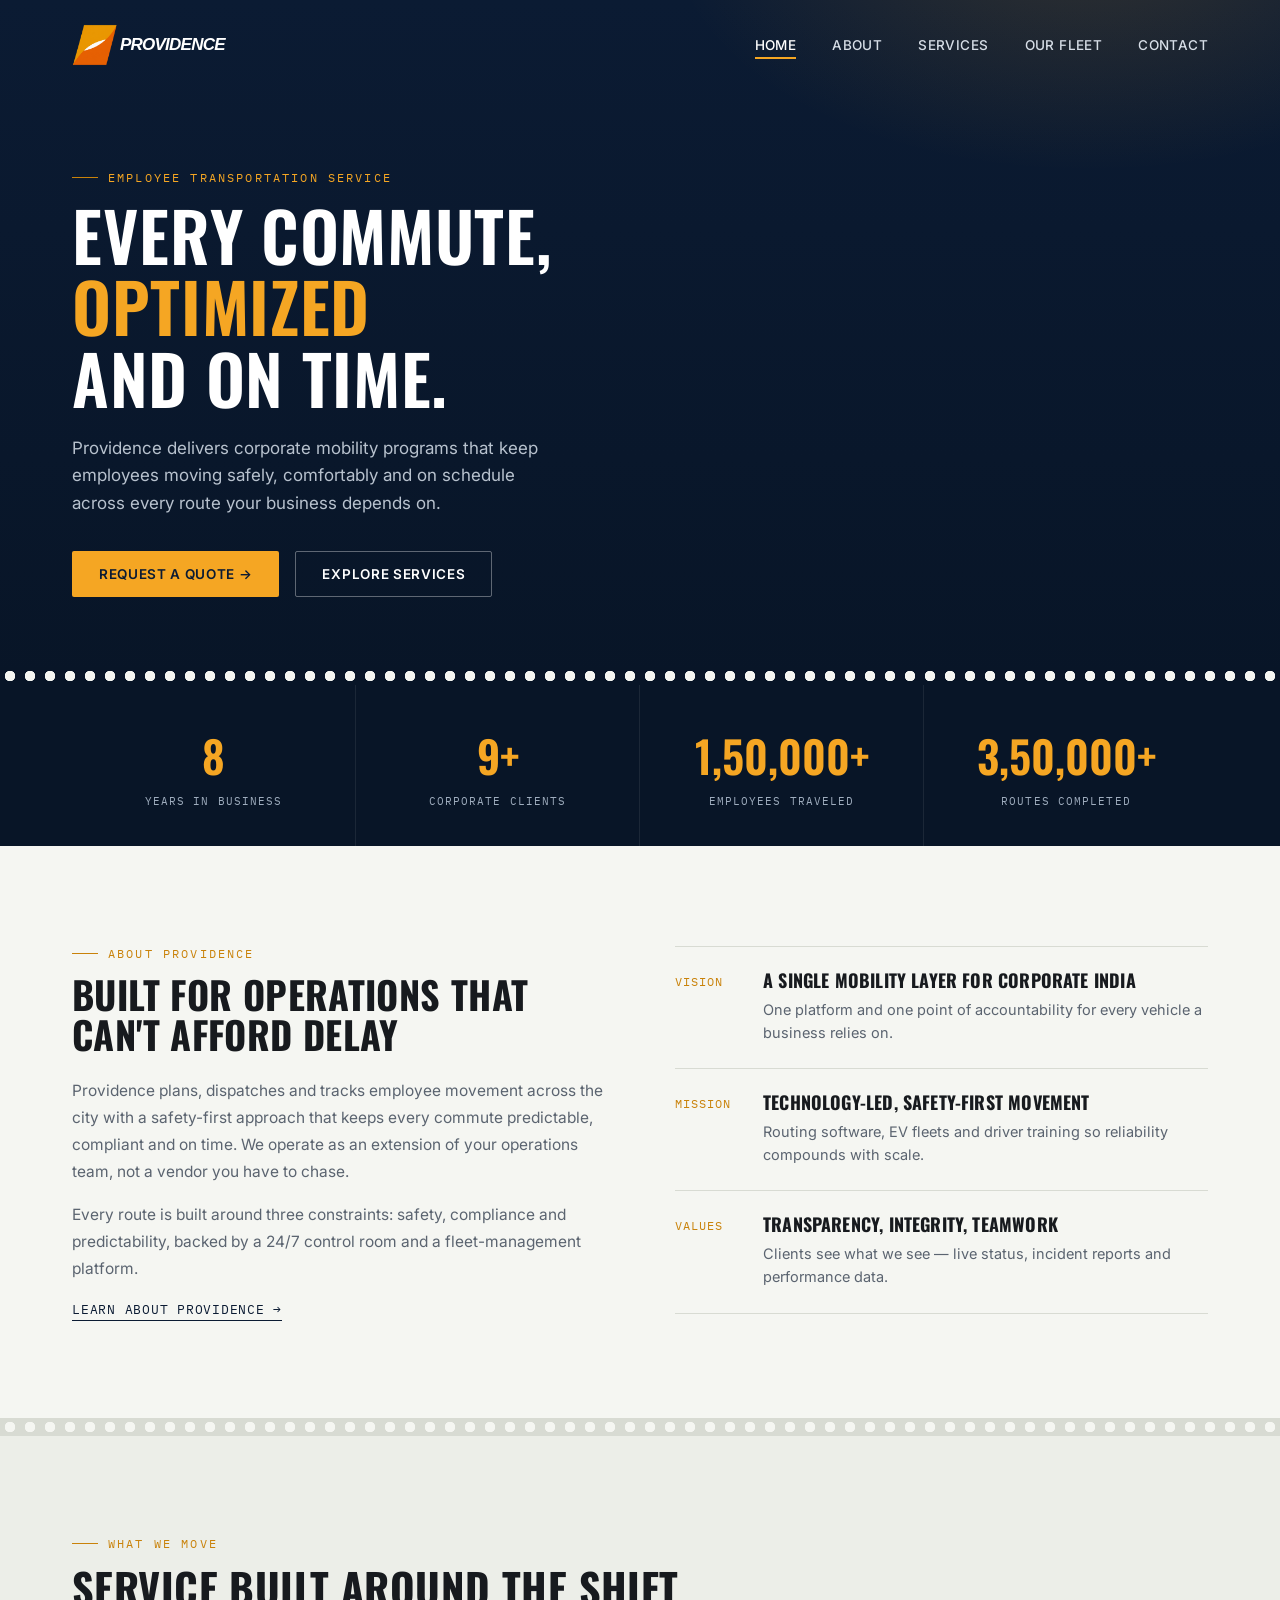
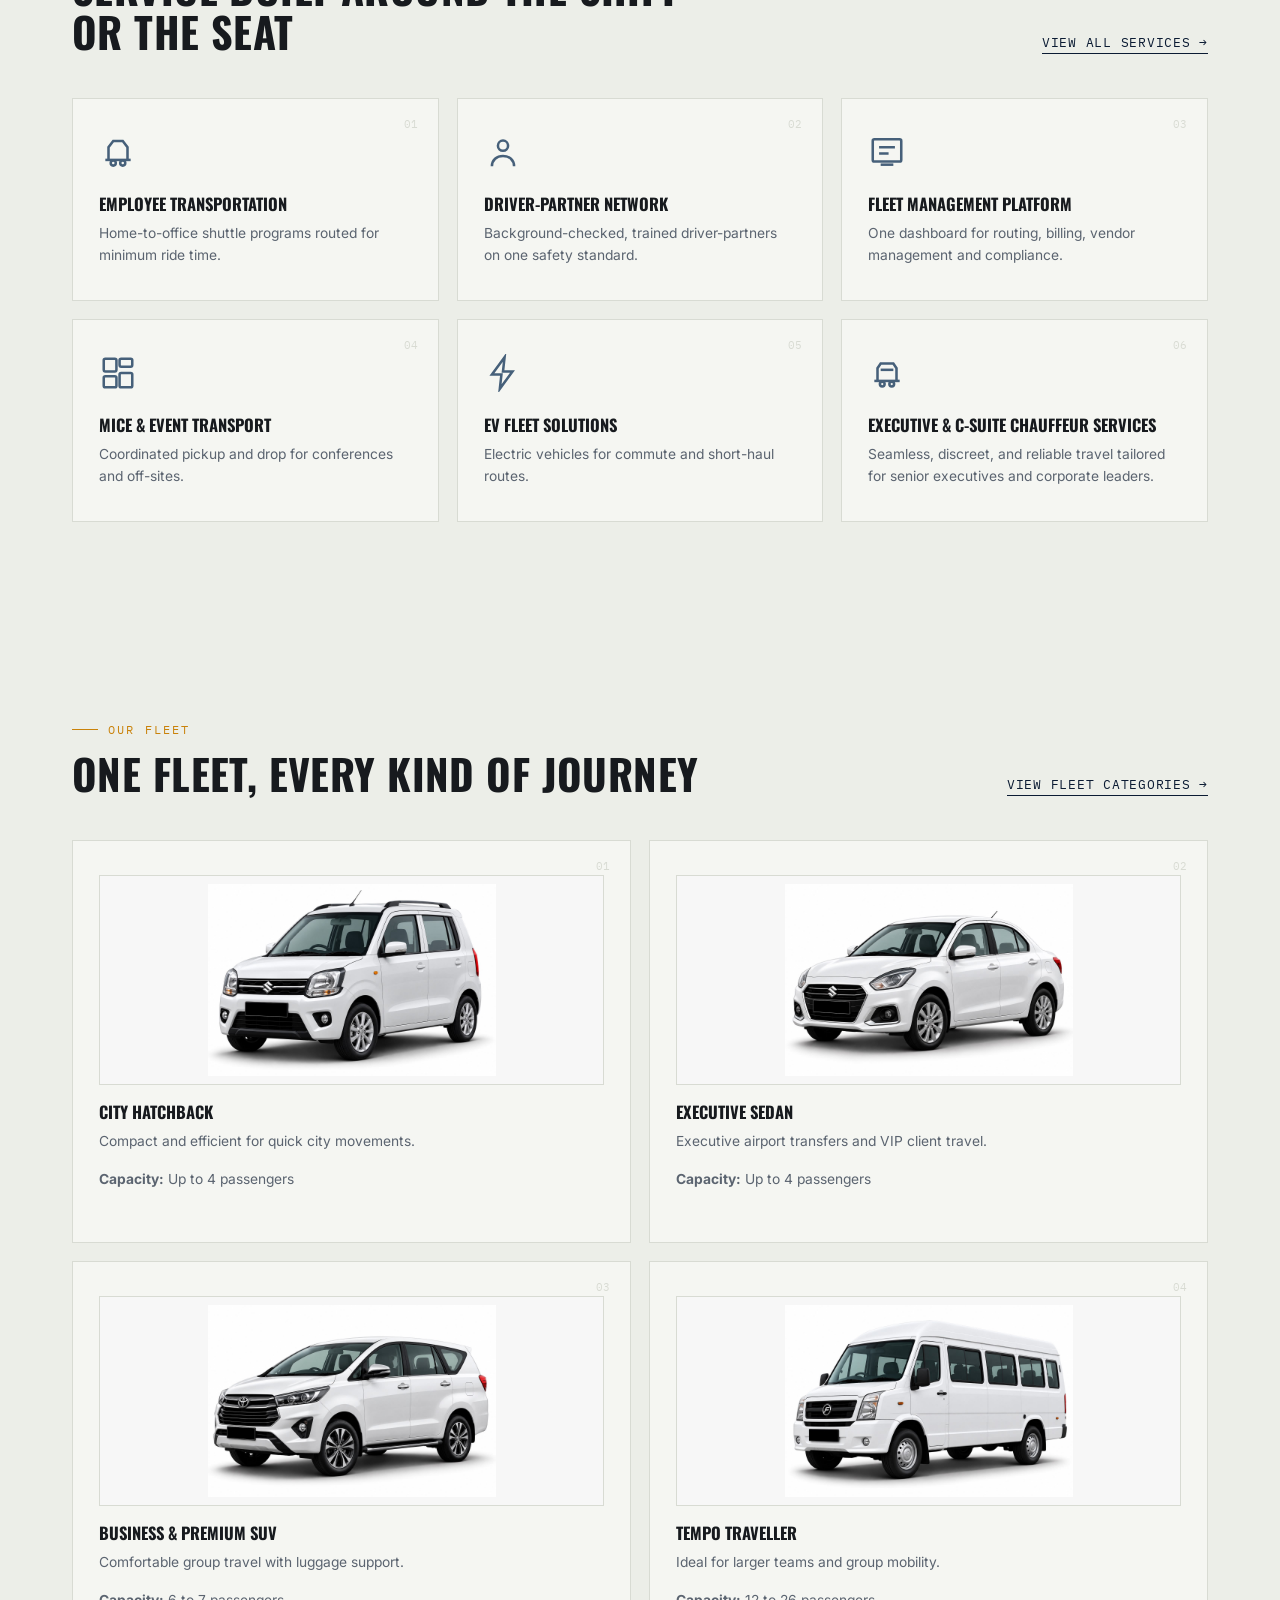
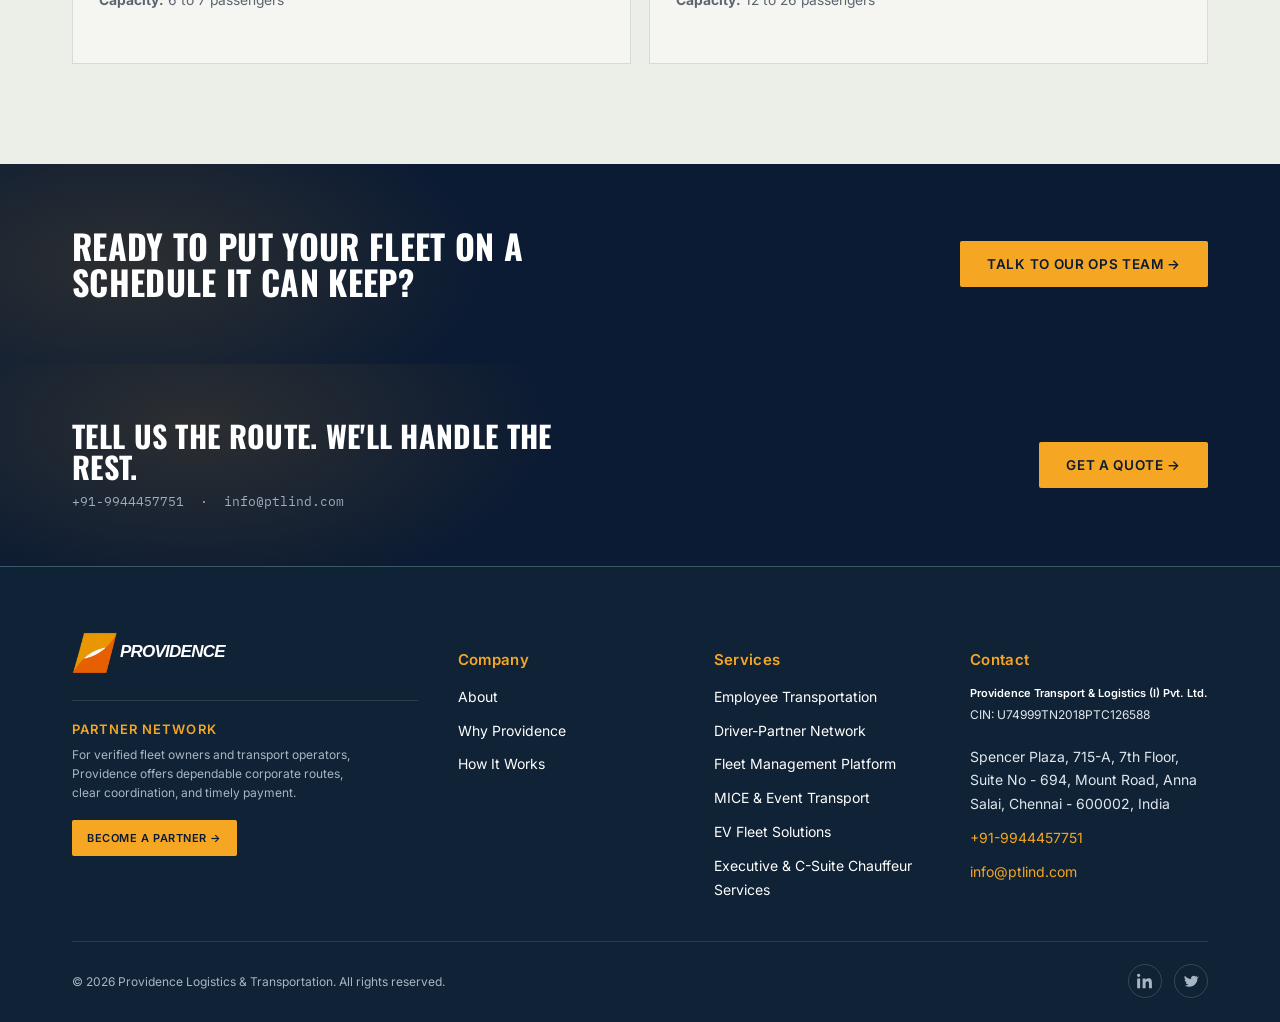
<file: index.html>
<!DOCTYPE html>
<html lang="en">
<head>
<meta charset="UTF-8">
<meta name="viewport" content="width=device-width, initial-scale=1.0">
<title>Providence Logistics & Transportation | Home</title>
<link rel="icon" type="image/png" href="images/image.png">
<meta name="description" content="Providence Logistics and Transportation delivers end-to-end employee transport solutions with real-time tracking and safety-first operations.">
<link rel="preconnect" href="https://fonts.googleapis.com">
<link rel="preconnect" href="https://fonts.gstatic.com" crossorigin>
<link href="https://fonts.googleapis.com/css2?family=Barlow+Condensed:wght@400;500;600;700&family=Space+Grotesk:wght@400;500;600;700&family=Space+Mono:wght@400;700&display=swap" rel="stylesheet">
<link rel="stylesheet" href="css/style.css">
</head>
<body>

<div class="preloader" id="preloader" role="status" aria-label="Loading" tabindex="0">
  <span class="preloader-line" aria-hidden="true"></span>
</div>

<header class="site-nav" id="siteNav">
  <div class="wrap">
    <a href="index.html" class="brand">
      <img class="brand-logo" src="images/image.png" alt="Providence">
      <span class="brand-text"><b>Providence</b></span>
    </a>
    <button class="burger" id="burger" aria-label="Toggle menu" aria-expanded="false">
      <span></span><span></span><span></span>
    </button>
    <nav class="primary" id="primaryNav">
      <a href="index.html" class="nav-link">Home</a>
      <a href="about.html" class="nav-link">About</a>
      <a href="services.html" class="nav-link">Services</a>
      <a href="fleet.html" class="nav-link">Our Fleet</a>
      <a href="contact.html" class="nav-link">Contact</a>
    </nav>
  </div>
</header>

<main>

  <!-- ================= HERO ================= -->
  <section class="hero" style="padding-top:170px;">
    <div class="wrap hero-grid hero-grid-single">
      <div>
        <div class="eyebrow" style="color:var(--amber);">Employee Transportation service</div>
        <h1>Every commute,<br><em>optimized</em><br>and on time.</h1>
        <p class="hero-sub">Providence delivers corporate mobility programs that keep employees moving safely, comfortably and on schedule across every route your business depends on.</p>
        <div class="btn-row">
          <a href="contact.html" class="btn btn-amber">Request a Quote &rarr;</a>
          <a href="services.html" class="btn btn-ghost">Explore Services</a>
        </div>
      </div>
    </div>

    <div class="perf on-dark"></div>
  </section>

  <!-- ================= STATS ================= -->
  <div class="stats-strip">
    <div class="wrap">
      <div class="stats-grid">
        <div class="stat"><div class="num" data-count="8">0</div><div class="lbl">Years in Business</div></div>
        <div class="stat"><div class="num" data-count="9" data-suffix="+">0</div><div class="lbl">Corporate Clients</div></div>
        <div class="stat"><div class="num" data-count="150000">0</div><div class="lbl">Employees Traveled</div></div>
        <div class="stat"><div class="num" data-count="350000">0</div><div class="lbl">Routes Completed</div></div>
      </div>
    </div>
  </div>

  <!-- ================= ABOUT TEASER ================= -->
  <section class="section-panel">
    <div class="wrap">
      <div class="about-grid">
        <div class="reveal">
          <div class="eyebrow">About Providence</div>
          <h2 style="font-size:clamp(26px,3.2vw,38px);margin-bottom:22px;">Built for operations that can't afford delay</h2>
          <div class="about-copy">
            <p>Providence plans, dispatches and tracks employee movement across the city with a safety-first approach that keeps every commute predictable, compliant and on time. We operate as an extension of your operations team, not a vendor you have to chase.</p>
            <p>Every route is built around three constraints: safety, compliance and predictability, backed by a 24/7 control room and a fleet-management platform.</p>
          </div>
          <a href="about.html" class="link-arrow">Learn about Providence &rarr;</a>
        </div>
        <div class="pillars reveal">
          <div class="pillar">
            <div class="tag">VISION</div>
            <div>
              <h3>A single mobility layer for corporate India</h3>
              <p>One platform and one point of accountability for every vehicle a business relies on.</p>
            </div>
          </div>
          <div class="pillar">
            <div class="tag">MISSION</div>
            <div>
              <h3>Technology-led, safety-first movement</h3>
              <p>Routing software, EV fleets and driver training so reliability compounds with scale.</p>
            </div>
          </div>
          <div class="pillar">
            <div class="tag">VALUES</div>
            <div>
              <h3>Transparency, integrity, teamwork</h3>
              <p>Clients see what we see &mdash; live status, incident reports and performance data.</p>
            </div>
          </div>
        </div>
      </div>
    </div>
  </section>

  <div class="perf"></div>

  <!-- ================= SERVICES TEASER ================= -->
  <section class="section-panel" style="background:var(--paper-2);">
    <div class="wrap">
      <div class="teaser-head reveal">
        <div class="section-head" style="margin-bottom:0;">
          <div class="eyebrow">What We Move</div>
          <h2>Service Built Around The Shift Or The Seat</h2>
        </div>
        <a href="services.html" class="link-arrow">View all services &rarr;</a>
      </div>

      <div class="svc-grid reveal">
        <div class="svc-card"><span class="n">01</span>
          <svg class="icon" viewBox="0 0 24 24" fill="none" stroke="currentColor" stroke-width="1.6"><path d="M4 17h16"/><path d="M6 17V9l3-4h6l3 4v8"/><circle cx="9" cy="19" r="1.6"/><circle cx="15" cy="19" r="1.6"/></svg>
          <h3>Employee Transportation</h3>
          <p>Home-to-office shuttle programs routed for minimum ride time.</p>
        </div>
        <div class="svc-card"><span class="n">02</span>
          <svg class="icon" viewBox="0 0 24 24" fill="none" stroke="currentColor" stroke-width="1.6"><circle cx="12" cy="8" r="3.2"/><path d="M5 21c0-4 3-6.5 7-6.5s7 2.5 7 6.5"/></svg>
          <h3>Driver-Partner Network</h3>
          <p>Background-checked, trained driver-partners on one safety standard.</p>
        </div>
        <div class="svc-card"><span class="n">03</span>
          <svg class="icon" viewBox="0 0 24 24" fill="none" stroke="currentColor" stroke-width="1.6"><rect x="3" y="4" width="18" height="14" rx="1"/><path d="M8 20h8"/><path d="M7 9h10M7 13h6"/></svg>
          <h3>Fleet Management Platform</h3>
          <p>One dashboard for routing, billing, vendor management and compliance.</p>
        </div>
        <div class="svc-card"><span class="n">04</span>
          <svg class="icon" viewBox="0 0 24 24" fill="none" stroke="currentColor" stroke-width="1.6"><rect x="3" y="3" width="8" height="8" rx="1"/><rect x="13" y="3" width="8" height="5" rx="1"/><rect x="13" y="12" width="8" height="9" rx="1"/><rect x="3" y="14" width="8" height="7" rx="1"/></svg>
          <h3>MICE &amp; Event Transport</h3>
          <p>Coordinated pickup and drop for conferences and off-sites.</p>
        </div>
        <div class="svc-card"><span class="n">05</span>
          <svg class="icon" viewBox="0 0 24 24" fill="none" stroke="currentColor" stroke-width="1.6"><path d="M13 2L5 13h6l-1 9 8-11h-6z"/></svg>
          <h3>EV Fleet Solutions</h3>
          <p>Electric vehicles for commute and short-haul routes.</p>
        </div>
        <div class="svc-card"><span class="n">06</span>
          <svg class="icon" viewBox="0 0 24 24" fill="none" stroke="currentColor" stroke-width="1.6"><path d="M4 17h16"/><path d="M6 17V9l2-3h8l2 3v8"/><path d="M8 10h8"/><circle cx="9" cy="19" r="1.5"/><circle cx="15" cy="19" r="1.5"/></svg>
          <h3>Executive &amp; C-Suite Chauffeur Services</h3>
          <p>Seamless, discreet, and reliable travel tailored for senior executives and corporate leaders.</p>
        </div>
      </div>
    </div>
  </section>

  <!-- ================= OUR FLEETS ================= -->
  <section class="vehicle-catalog home-fleet">
    <div class="wrap">
      <div class="teaser-head reveal">
        <div class="section-head" style="margin-bottom:0;">
          <div class="eyebrow">Our Fleet</div>
          <h2>One fleet, every kind of journey</h2>
        </div>
        <a href="fleet.html" class="link-arrow">View fleet categories &rarr;</a>
      </div>

      <div class="vehicle-grid" aria-label="Providence fleet information">
        <article class="vehicle-card" data-category="hatchback">
          <img class="vehicle-image" src="images/Our Fleet/hatchback.png" alt="City Hatchback">
          <span class="n">01</span>
          <h3>City Hatchback</h3>
          <ul class="vehicle-models"><li>Compact and efficient for quick city movements.</li></ul>
          <p class="vehicle-spec"><strong>Capacity:</strong> Up to 4 passengers</p>
        </article>
        <article class="vehicle-card" data-category="sedan">
          <img class="vehicle-image" src="images/Our Fleet/sedan.png" alt="Executive Sedan">
          <span class="n">02</span>
          <h3>Executive Sedan</h3>
          <ul class="vehicle-models"><li>Executive airport transfers and VIP client travel.</li></ul>
          <p class="vehicle-spec"><strong>Capacity:</strong> Up to 4 passengers</p>
        </article>
        <article class="vehicle-card" data-category="suv">
          <img class="vehicle-image" src="images/Our Fleet/Mpv.png" alt="Business and Premium SUV">
          <span class="n">03</span>
          <h3>Business &amp; Premium SUV</h3>
          <ul class="vehicle-models"><li>Comfortable group travel with luggage support.</li></ul>
          <p class="vehicle-spec"><strong>Capacity:</strong> 6 to 7 passengers</p>
        </article>
        <article class="vehicle-card" data-category="traveller">
          <img class="vehicle-image" src="images/Our Fleet/Tempo.png" alt="Tempo Traveller">
          <span class="n">04</span>
          <h3>Tempo Traveller</h3>
          <ul class="vehicle-models"><li>Ideal for larger teams and group mobility.</li></ul>
          <p class="vehicle-spec"><strong>Capacity:</strong> 12 to 26 passengers</p>
        </article>
      </div>
    </div>
  </section>

  <!-- ================= CTA BANNER ================= -->
  <section class="cta-banner" style="padding:64px 0;">
    <div class="wrap cta-inner">
      <h2>Ready to put your fleet on a schedule it can keep?</h2>
      <a href="contact.html" class="btn btn-amber">Talk to Our Ops Team &rarr;</a>
    </div>
  </section>

  <!-- ================= CONTACT TEASER ================= -->
  <section class="contact-teaser">
    <div class="wrap">
      <div>
        <h2>Tell us the route. We'll handle the rest.</h2>
        <div class="mono-line">+91-9944457751 &nbsp;&middot;&nbsp; info@ptlind.com</div>
      </div>
      <a href="contact.html" class="btn btn-amber">Get a Quote &rarr;</a>
    </div>
  </section>

</main>

<footer>
  <div class="wrap">
    <div class="foot-grid">
      <div>
        <div class="brand footer-brand" style="margin-bottom:14px;">
          <img class="brand-logo" src="images/image.png" alt="Providence">
          <span class="brand-text"><b>Providence</b></span>
        </div>
        <div class="footer-partner-block">
          <h4>Partner Network</h4>
          <p class="footer-partner-copy">For verified fleet owners and transport operators, Providence offers dependable corporate routes, clear coordination, and timely payment.</p>
          <a href="vendor-enquiries.html" class="btn btn-amber footer-partner-btn">Become a Partner &rarr;</a>
        </div>
      </div>
      <div>
        <h4>Company</h4>
        <ul>
          <li><a href="about.html">About</a></li>
          <li><a href="about.html#why">Why Providence</a></li>
          <li><a href="services.html#process">How It Works</a></li>
        </ul>
      </div>
      <div>
        <h4>Services</h4>
        <ul>
          <li><a href="services.html">Employee Transportation</a></li>
          <li><a href="services.html">Driver-Partner Network</a></li>
          <li><a href="services.html">Fleet Management Platform</a></li>
          <li><a href="services.html">MICE &amp; Event Transport</a></li>
          <li><a href="services.html">EV Fleet Solutions</a></li>
          <li><a href="services.html">Executive &amp; C-Suite Chauffeur Services</a></li>
        </ul>
      </div>
      <div>
        <h4>Contact</h4>
        <p class="footer-company"><strong>Providence Transport &amp; Logistics (I) Pvt. Ltd.</strong>CIN: U74999TN2018PTC126588</p>
        <ul class="footer-contact-list">
          <li><span>Spencer Plaza, 715-A, 7th Floor, Suite No - 694, Mount Road, Anna Salai, Chennai - 600002, India</span></li>
          <li><span class="footer-contact-highlight">+91-9944457751</span></li>
          <li><a class="footer-contact-highlight" href="mailto:info@ptlind.com">info@ptlind.com</a></li>
        </ul>
      </div>
    </div>
    <div class="foot-bottom">
      <span>&copy; 2026 Providence Logistics &amp; Transportation. All rights reserved.</span>
      <div class="foot-social">
        <a href="https://www.linkedin.com/company/providence-transport-and-logistic-india-private-limited/" aria-label="LinkedIn"><svg width="16" height="16" viewBox="0 0 24 24" fill="currentColor"><path d="M4.98 3.5C4.98 4.88 3.87 6 2.5 6S0 4.88 0 3.5 1.12 1 2.5 1 4.98 2.12 4.98 3.5zM.24 8.24H4.7V23H.24V8.24zM8.4 8.24h4.28v2.02h.06c.6-1.13 2.06-2.32 4.24-2.32 4.53 0 5.37 2.98 5.37 6.86V23h-4.46v-6.94c0-1.65-.03-3.78-2.3-3.78-2.3 0-2.65 1.8-2.65 3.66V23H8.4V8.24z"/></svg></a>
        <a href="#" aria-label="Twitter"><svg width="16" height="16" viewBox="0 0 24 24" fill="currentColor"><path d="M22 5.9c-.7.3-1.5.6-2.3.7.8-.5 1.5-1.3 1.8-2.3-.8.5-1.7.8-2.6 1-1.5-1.6-4-1.7-5.6-.2-1 1-1.5 2.4-1.2 3.8C8.3 8.8 5 7 2.8 4.2c-1.2 2-.6 4.6 1.4 5.9-.6 0-1.3-.2-1.8-.5v.1c0 2.1 1.5 3.9 3.5 4.3-.6.2-1.3.2-1.9.1.5 1.7 2.1 3 4 3-1.5 1.2-3.4 1.8-5.4 1.6 2 1.3 4.3 2 6.7 2 8 0 12.4-6.6 12.4-12.4v-.6c.9-.6 1.6-1.4 2.2-2.3z"/></svg></a>
      </div>
    </div>
  </div>
</footer>

<button id="toTop" aria-label="Back to top">
  <svg width="18" height="18" viewBox="0 0 24 24" fill="none" stroke="currentColor" stroke-width="2.2"><path d="M12 19V5M5 12l7-7 7 7"/></svg>
</button>

<script src="js/main.js"></script>
</body>
</html>
</file>
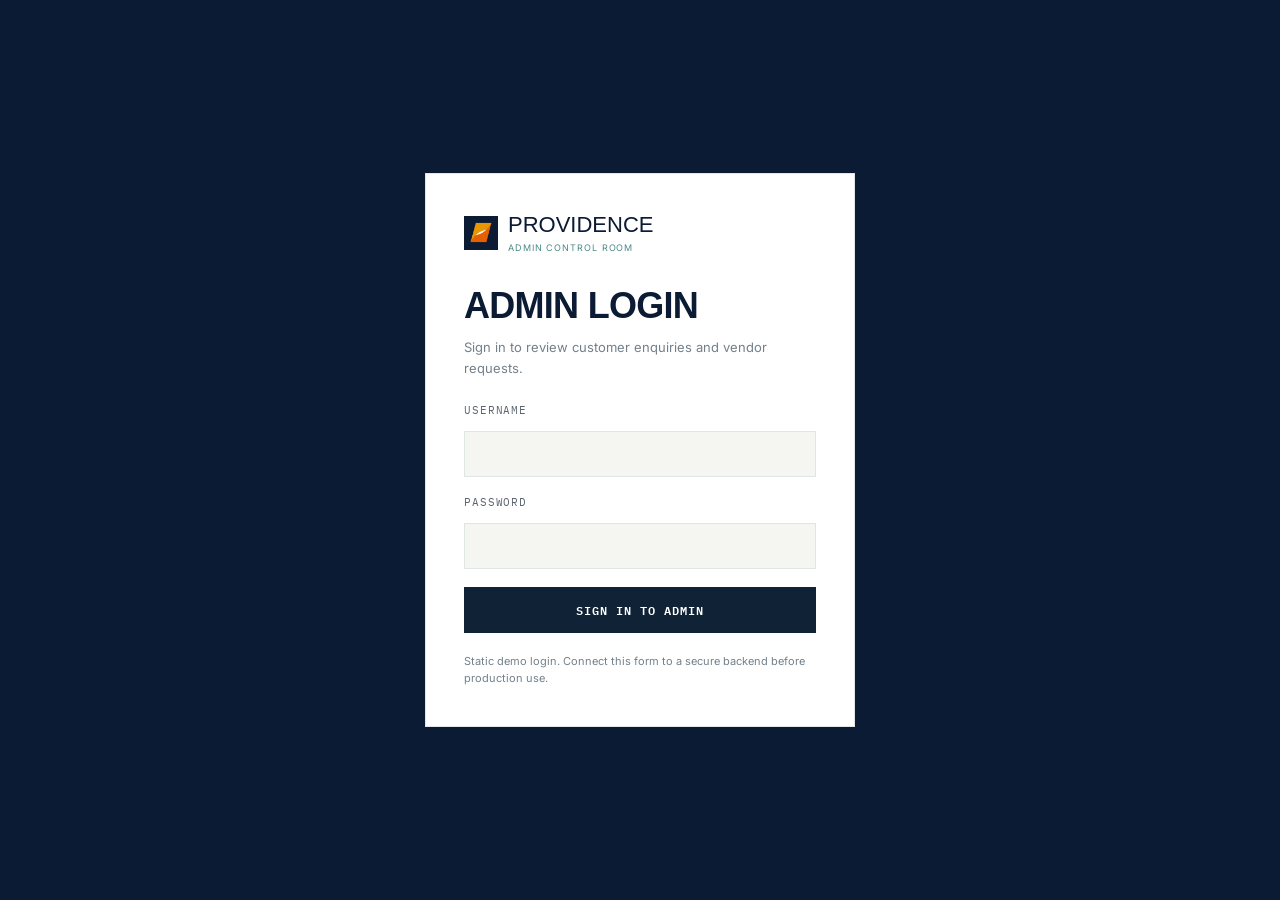
<file: admin/index.html>
<!doctype html>
<html lang="en">
<head>
<meta charset="UTF-8">
<meta name="viewport" content="width=device-width,initial-scale=1">
<title>Admin Dashboard | Providence</title>
<link rel="icon" type="image/png" href="../images/image.png">
<link rel="stylesheet" href="../css/style.css">
<link rel="stylesheet" href="admin.css">
</head>
<body class="admin-body dashboard-page">
<div class="admin-layout">
<aside class="sidebar">
<a class="brand" href="../index.html"><img src="../images/image.png" alt="Providence"><span><strong>Providence</strong><small>Control room</small></span></a>
<nav class="admin-nav" aria-label="Admin navigation">
<a class="active" href="index.html"><span>▦</span>Dashboard</a>
<a href="enquiries.html"><span>↳</span>Enquiries</a>
<a href="vendors.html"><span>◇</span>Vendor enquiries</a>
<a href="clients.html"><span>◎</span>Clients</a>
<a href="approved-vendors.html"><span>▱</span>Vendors</a>
<a href="rejected.html"><span>×</span>Rejected</a>
</nav>
<a class="sidebar-site-link" href="../index.html">View website <span>↗</span></a>
</aside>
<main class="content">
<nav class="admin-topnav" aria-label="Workspace navigation"></nav>
<header class="welcome"><span data-date></span><h1>Good morning, Admin</h1></header>
<section class="dashboard-section">
<div class="section-heading"><div><span class="eyebrow">Operations overview</span><h2>Dashboard</h2></div><span class="live-label"><i></i>Live browser data</span></div>
<div class="summary">
<a class="metric" href="enquiries.html"><span>Open enquiries</span><strong data-summary="enquiries">00</strong><small>From website submissions <b>↗</b></small></a>
<a class="metric" href="vendors.html"><span>Vendor enquiries</span><strong data-summary="vendors">00</strong><small>From partner submissions <b>↗</b></small></a>
<a class="metric" href="clients.html"><span>Active clients</span><strong data-summary="clients">00</strong><small>No client records <b>↗</b></small></a>
<a class="metric" href="approved-vendors.html"><span>Approved vendors</span><strong data-summary="approvedVendors">00</strong><small>No vendor records <b>↗</b></small></a>
</div>
</section>
<div class="dashboard-grid">
<section class="dashboard-panel"><div class="panel-heading"><div><span class="eyebrow">Live queue</span><h3>Recent enquiries</h3></div><a href="enquiries.html">View all ↗</a></div><div class="queue" data-dashboard-queue><span class="empty-title">No activity yet</span><span>Website submissions will appear in the live queue.</span></div></section>
<section class="dashboard-panel"><div class="panel-heading"><div><span class="eyebrow">Service health</span><h3>Today at a glance</h3></div><span class="awaiting">Awaiting data</span></div><div class="health-list"><div><span>Trips completed</span><strong>No data</strong></div><div><span>On-time arrival</span><strong>No data</strong></div><div><span>Active fleet</span><strong>No data</strong></div></div><p class="monitoring">Control room monitoring 24/7 routes</p></section>
</div>
<section class="dashboard-panel performance-panel"><div class="panel-heading"><div><span class="eyebrow">Portfolio snapshot</span><h3>Client performance</h3></div><a href="clients.html">Manage clients ↗</a></div><div class="performance-grid"><div><strong>0</strong><span>Monthly billing</span><em>No data</em></div><div><strong>0</strong><span>Employees served</span><em>No data</em></div><div><strong>0</strong><span>Corporate accounts</span><em>No data</em></div><div><strong>0</strong><span>Service rating</span><em>No data</em></div></div></section>
</main>
</div>
<script src="admin.js"></script>
</body>
</html>
</file>
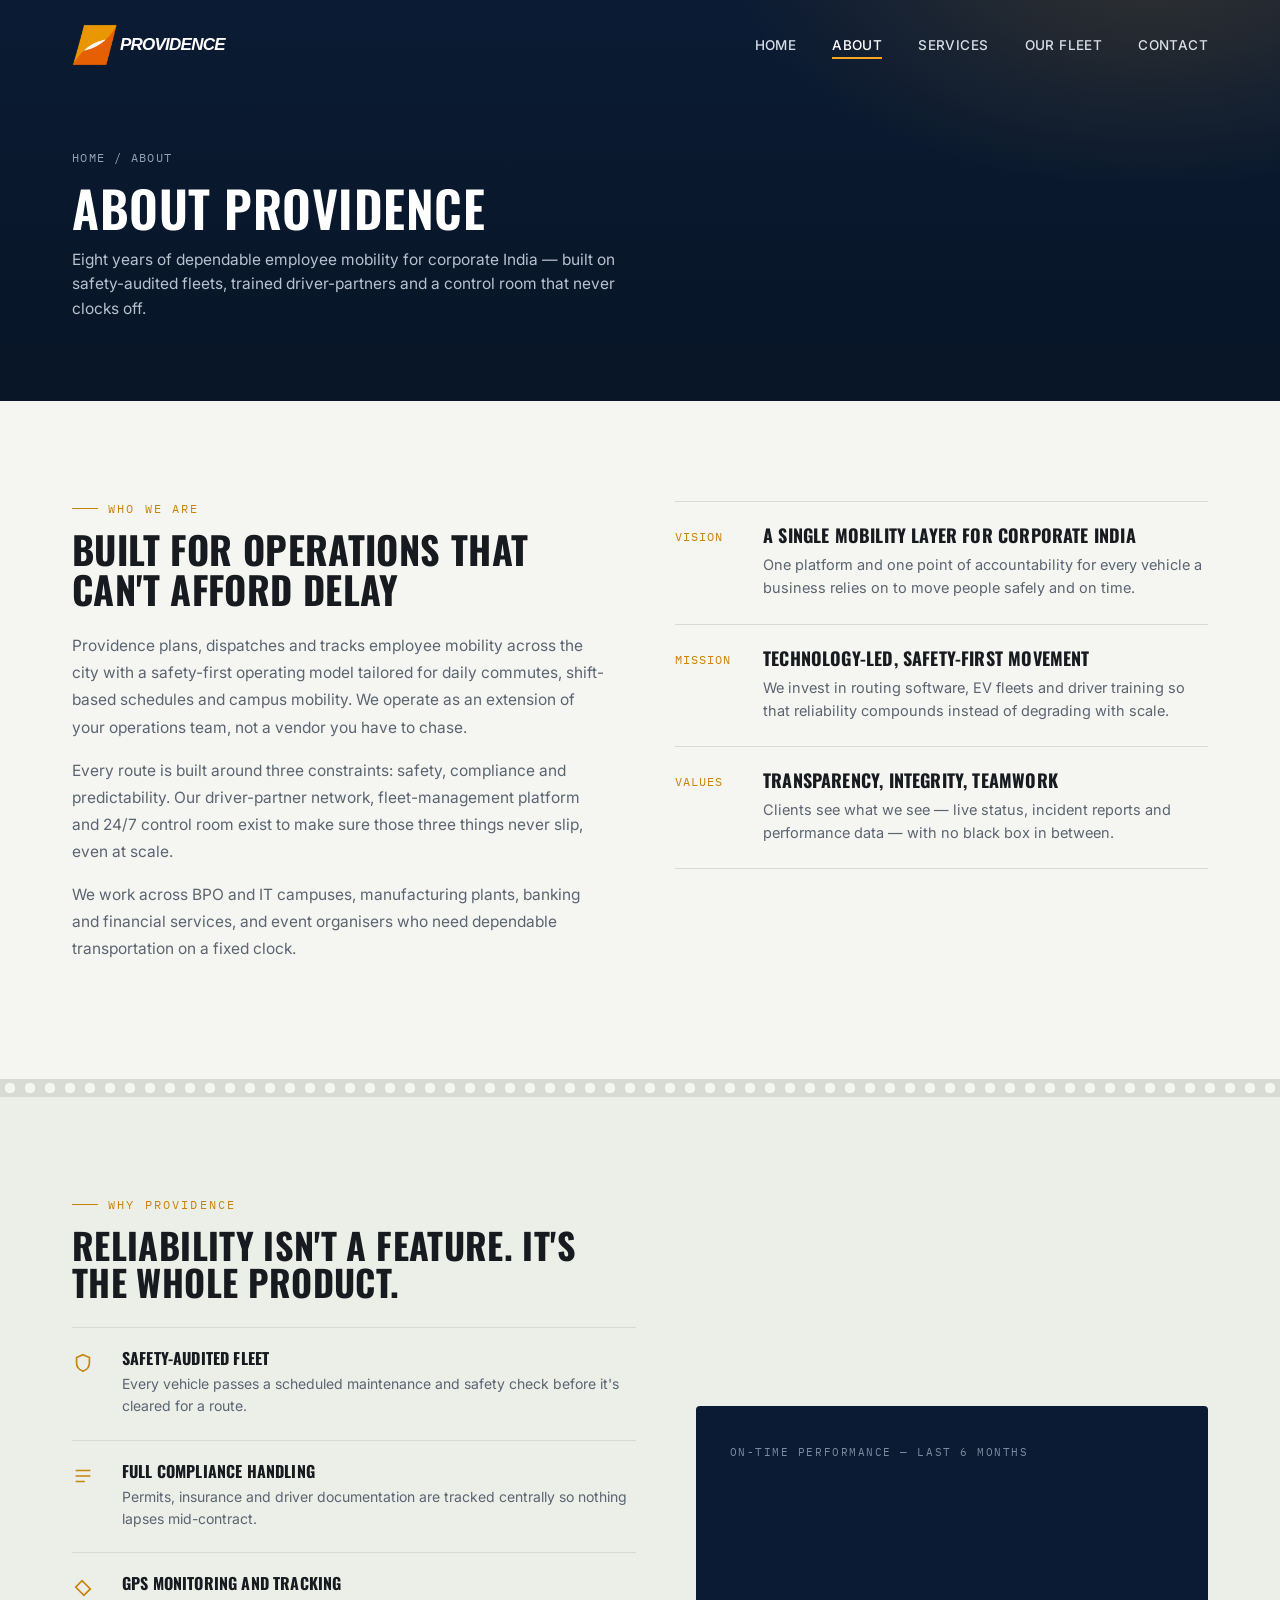
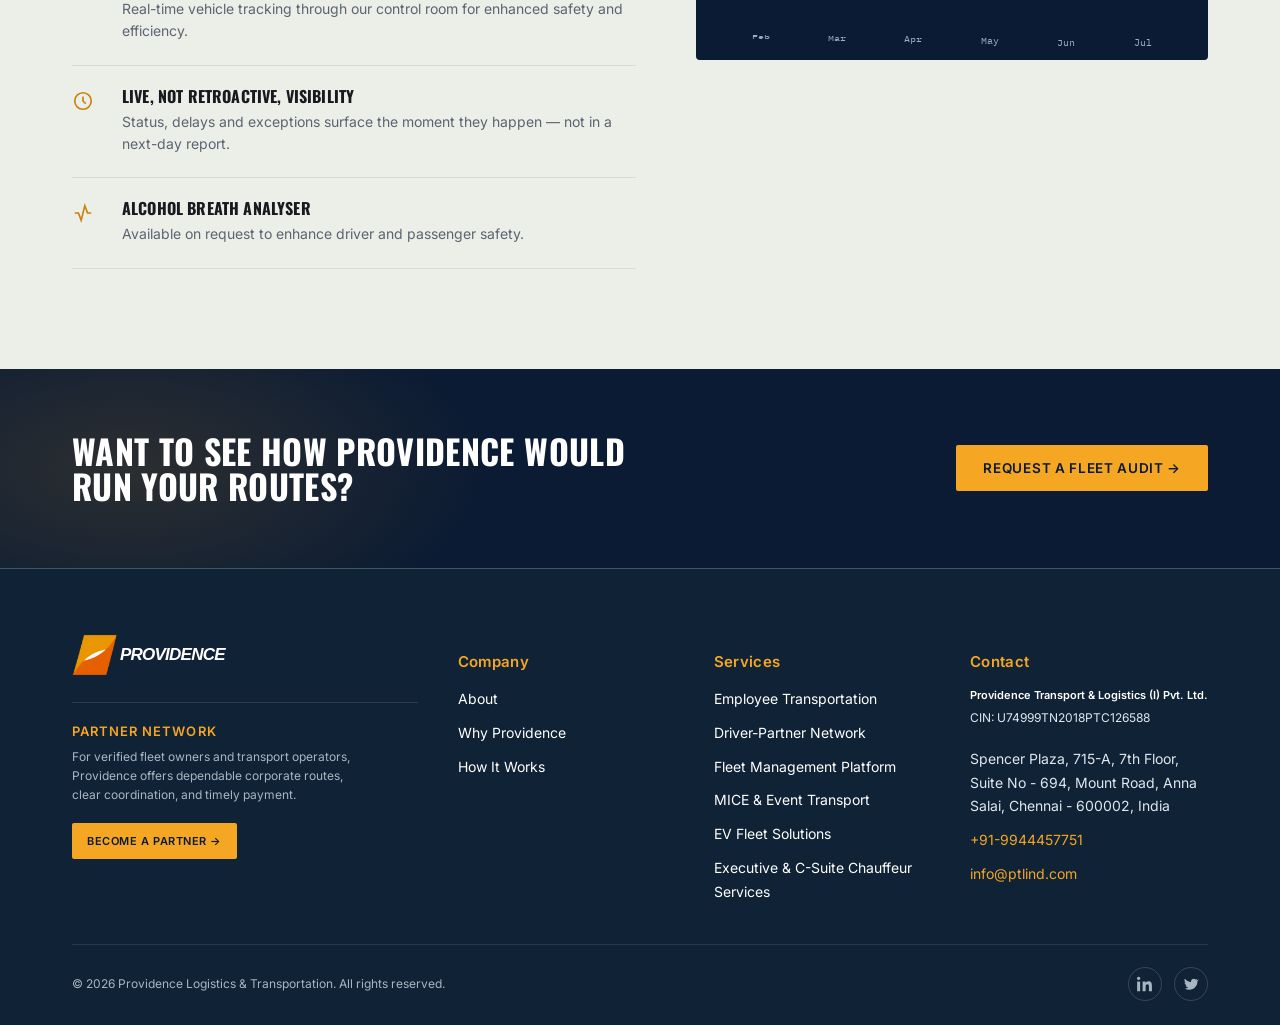
<file: about.html>
<!DOCTYPE html>
<html lang="en">
<head>
<meta charset="UTF-8">
<meta name="viewport" content="width=device-width, initial-scale=1.0">
<title>About Us | Providence Logistics & Transportation</title>
<link rel="icon" type="image/png" href="images/image.png">
<meta name="description" content="Learn about Providence Logistics and Transportation's vision, mission, values and why corporates trust us with their fleet.">
<link rel="preconnect" href="https://fonts.googleapis.com">
<link rel="preconnect" href="https://fonts.gstatic.com" crossorigin>
<link href="https://fonts.googleapis.com/css2?family=Barlow+Condensed:wght@400;500;600;700&family=Space+Grotesk:wght@400;500;600;700&family=Space+Mono:wght@400;700&display=swap" rel="stylesheet">
<link rel="stylesheet" href="css/style.css">
</head>
<body>

<div class="preloader" id="preloader" role="status" aria-label="Loading" tabindex="0">
  <span class="preloader-line" aria-hidden="true"></span>
</div>

<header class="site-nav" id="siteNav">
  <div class="wrap">
    <a href="index.html" class="brand">
      <img class="brand-logo" src="images/image.png" alt="Providence">
      <span class="brand-text"><b>Providence</b></span>
    </a>
    <button class="burger" id="burger" aria-label="Toggle menu" aria-expanded="false">
      <span></span><span></span><span></span>
    </button>
    <nav class="primary" id="primaryNav">
      <a href="index.html" class="nav-link">Home</a>
      <a href="about.html" class="nav-link">About</a>
      <a href="services.html" class="nav-link">Services</a>
      <a href="fleet.html" class="nav-link">Our Fleet</a>
      <a href="contact.html" class="nav-link">Contact</a>
    </nav>
  </div>
</header>

<main>

  <section class="page-hero">
    <div class="wrap">
      <div class="breadcrumb"><a href="index.html">Home</a> / About</div>
      <h1>About Providence</h1>
      <p>Eight years of dependable employee mobility for corporate India &mdash; built on safety-audited fleets, trained driver-partners and a control room that never clocks off.</p>
    </div>
  </section>

  <section class="section-panel">
    <div class="wrap">
      <div class="about-grid">
        <div class="reveal">
          <div class="eyebrow">Who We Are</div>
          <h2 style="font-size:clamp(26px,3.2vw,38px);margin-bottom:22px;">Built for operations that can't afford delay</h2>
          <div class="about-copy">
            <p>Providence plans, dispatches and tracks employee mobility across the city with a safety-first operating model tailored for daily commutes, shift-based schedules and campus mobility. We operate as an extension of your operations team, not a vendor you have to chase.</p>
            <p>Every route is built around three constraints: safety, compliance and predictability. Our driver-partner network, fleet-management platform and 24/7 control room exist to make sure those three things never slip, even at scale.</p>
            <p>We work across BPO and IT campuses, manufacturing plants, banking and financial services, and event organisers who need dependable transportation on a fixed clock.</p>
          </div>
        </div>
        <div class="pillars reveal">
          <div class="pillar">
            <div class="tag">VISION</div>
            <div>
              <h3>A single mobility layer for corporate India</h3>
              <p>One platform and one point of accountability for every vehicle a business relies on to move people safely and on time.</p>
            </div>
          </div>
          <div class="pillar">
            <div class="tag">MISSION</div>
            <div>
              <h3>Technology-led, safety-first movement</h3>
              <p>We invest in routing software, EV fleets and driver training so that reliability compounds instead of degrading with scale.</p>
            </div>
          </div>
          <div class="pillar">
            <div class="tag">VALUES</div>
            <div>
              <h3>Transparency, integrity, teamwork</h3>
              <p>Clients see what we see &mdash; live status, incident reports and performance data &mdash; with no black box in between.</p>
            </div>
          </div>
        </div>
      </div>
    </div>
  </section>

  <div class="perf"></div>

  <!-- ================= WHY US ================= -->
  <section id="why" class="section-panel" style="background:var(--paper-2);">
    <div class="wrap">
      <div class="why-grid">
        <div class="reveal">
          <div class="eyebrow">Why Providence</div>
          <h2 style="font-size:clamp(26px,3.2vw,36px);margin-bottom:10px;">Reliability isn't a feature. It's the whole product.</h2>
          <div class="why-list" style="margin-top:26px;">
            <div class="why-item">
              <svg viewBox="0 0 24 24" fill="none" stroke="currentColor" stroke-width="1.8"><path d="M12 3l7 3v6c0 4.5-3 7.5-7 9-4-1.5-7-4.5-7-9V6z"/></svg>
              <div><h3>Safety-audited fleet</h3><p>Every vehicle passes a scheduled maintenance and safety check before it's cleared for a route.</p></div>
            </div>
            <div class="why-item">
              <svg viewBox="0 0 24 24" fill="none" stroke="currentColor" stroke-width="1.8"><path d="M4 12h16M4 6h16M4 18h10"/></svg>
              <div><h3>Full compliance handling</h3><p>Permits, insurance and driver documentation are tracked centrally so nothing lapses mid-contract.</p></div>
            </div>
            <div class="why-item">
              <svg viewBox="0 0 24 24" fill="none" stroke="currentColor" stroke-width="1.8"><path d="M4 11l7-7 9 9-7 7-9-9zm7 0h.01"/></svg>
              <div><h3>GPS Monitoring and Tracking</h3><p>Real-time vehicle tracking through our control room for enhanced safety and efficiency.</p></div>
            </div>
            <div class="why-item">
              <svg viewBox="0 0 24 24" fill="none" stroke="currentColor" stroke-width="1.8"><circle cx="12" cy="12" r="9"/><path d="M12 7v5l3 3"/></svg>
              <div><h3>Live, not retroactive, visibility</h3><p>Status, delays and exceptions surface the moment they happen &mdash; not in a next-day report.</p></div>
            </div>
            <div class="why-item">
              <svg viewBox="0 0 24 24" fill="none" stroke="currentColor" stroke-width="1.8"><path d="M3 12h4l3 8 4-16 3 8h4"/></svg>
              <div><h3>Alcohol Breath Analyser</h3><p>Available on request to enhance driver and passenger safety.</p></div>
            </div>
          </div>
        </div>
        <div class="why-visual reveal">
          <span class="mono">On-Time Performance &mdash; Last 6 Months</span>
          <div class="gauge-row" id="gaugeRow">
            <div class="gauge" data-h="62%"><span>Feb</span></div>
            <div class="gauge" data-h="70%"><span>Mar</span></div>
            <div class="gauge" data-h="78%"><span>Apr</span></div>
            <div class="gauge" data-h="88%"><span>May</span></div>
            <div class="gauge" data-h="94%"><span>Jun</span></div>
            <div class="gauge" data-h="97%"><span>Jul</span></div>
          </div>
        </div>
      </div>
    </div>
  </section>

  <section class="cta-banner" style="padding:64px 0;">
    <div class="wrap cta-inner">
      <h2>Want to see how Providence would run your routes?</h2>
      <a href="contact.html" class="btn btn-amber">Request a Fleet Audit &rarr;</a>
    </div>
  </section>

</main>

<footer>
  <div class="wrap">
    <div class="foot-grid">
      <div>
        <div class="brand footer-brand" style="margin-bottom:14px;">
          <img class="brand-logo" src="images/image.png" alt="Providence">
          <span class="brand-text"><b>Providence</b></span>
        </div>
        <div class="footer-partner-block">
          <h4>Partner Network</h4>
          <p class="footer-partner-copy">For verified fleet owners and transport operators, Providence offers dependable corporate routes, clear coordination, and timely payment.</p>
          <a href="vendor-enquiries.html" class="btn btn-amber footer-partner-btn">Become a Partner &rarr;</a>
        </div>
      </div>
      <div>
        <h4>Company</h4>
        <ul>
          <li><a href="about.html">About</a></li>
          <li><a href="about.html#why">Why Providence</a></li>
          <li><a href="services.html#process">How It Works</a></li>
        </ul>
      </div>
      <div>
        <h4>Services</h4>
        <ul>
          <li><a href="services.html">Employee Transportation</a></li>
          <li><a href="services.html">Driver-Partner Network</a></li>
          <li><a href="services.html">Fleet Management Platform</a></li>
          <li><a href="services.html">MICE &amp; Event Transport</a></li>
          <li><a href="services.html">EV Fleet Solutions</a></li>
          <li><a href="services.html">Executive &amp; C-Suite Chauffeur Services</a></li>
        </ul>
      </div>
      <div>
        <h4>Contact</h4>
        <p class="footer-company"><strong>Providence Transport &amp; Logistics (I) Pvt. Ltd.</strong>CIN: U74999TN2018PTC126588</p>
        <ul class="footer-contact-list">
          <li><span>Spencer Plaza, 715-A, 7th Floor, Suite No - 694, Mount Road, Anna Salai, Chennai - 600002, India</span></li>
          <li><span class="footer-contact-highlight">+91-9944457751</span></li>
          <li><a class="footer-contact-highlight" href="mailto:info@ptlind.com">info@ptlind.com</a></li>
        </ul>
      </div>
    </div>
    <div class="foot-bottom">
      <span>&copy; 2026 Providence Logistics &amp; Transportation. All rights reserved.</span>
      <div class="foot-social">
        <a href="https://www.linkedin.com/company/providence-transport-and-logistic-india-private-limited/" aria-label="LinkedIn"><svg width="16" height="16" viewBox="0 0 24 24" fill="currentColor"><path d="M4.98 3.5C4.98 4.88 3.87 6 2.5 6S0 4.88 0 3.5 1.12 1 2.5 1 4.98 2.12 4.98 3.5zM.24 8.24H4.7V23H.24V8.24zM8.4 8.24h4.28v2.02h.06c.6-1.13 2.06-2.32 4.24-2.32 4.53 0 5.37 2.98 5.37 6.86V23h-4.46v-6.94c0-1.65-.03-3.78-2.3-3.78-2.3 0-2.65 1.8-2.65 3.66V23H8.4V8.24z"/></svg></a>
        <a href="#" aria-label="Twitter"><svg width="16" height="16" viewBox="0 0 24 24" fill="currentColor"><path d="M22 5.9c-.7.3-1.5.6-2.3.7.8-.5 1.5-1.3 1.8-2.3-.8.5-1.7.8-2.6 1-1.5-1.6-4-1.7-5.6-.2-1 1-1.5 2.4-1.2 3.8C8.3 8.8 5 7 2.8 4.2c-1.2 2-.6 4.6 1.4 5.9-.6 0-1.3-.2-1.8-.5v.1c0 2.1 1.5 3.9 3.5 4.3-.6.2-1.3.2-1.9.1.5 1.7 2.1 3 4 3-1.5 1.2-3.4 1.8-5.4 1.6 2 1.3 4.3 2 6.7 2 8 0 12.4-6.6 12.4-12.4v-.6c.9-.6 1.6-1.4 2.2-2.3z"/></svg></a>
      </div>
    </div>
  </div>
</footer>

<button id="toTop" aria-label="Back to top">
  <svg width="18" height="18" viewBox="0 0 24 24" fill="none" stroke="currentColor" stroke-width="2.2"><path d="M12 19V5M5 12l7-7 7 7"/></svg>
</button>

<script src="js/main.js"></script>
</body>
</html>
</file>
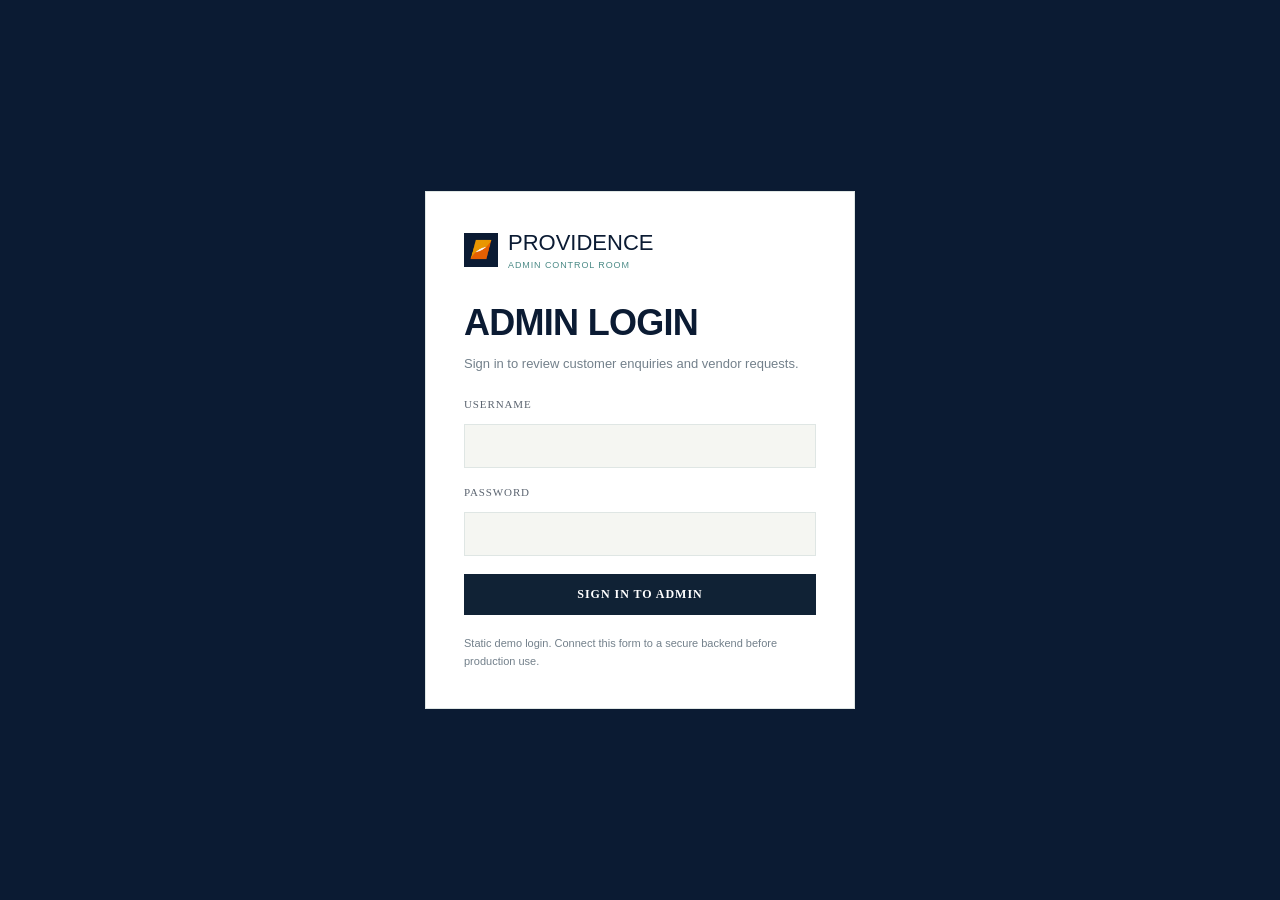
<file: admin.html>
<!DOCTYPE html>
<html lang="en">
<head>
<meta charset="UTF-8">
<meta name="viewport" content="width=device-width, initial-scale=1.0">
<title>Admin Dashboard | Providence Logistics</title>
<meta http-equiv="refresh" content="0; url=admin/index.html">
<link rel="icon" type="image/png" href="images/image.png">
<link rel="preconnect" href="https://fonts.googleapis.com">
<link rel="preconnect" href="https://fonts.gstatic.com" crossorigin>
<link href="https://fonts.googleapis.com/css2?family=Oswald:wght@400;500;600;700&family=Inter:wght@400;500;600;700;800&family=IBM+Plex+Mono:wght@400;500;600&display=swap" rel="stylesheet">
<link rel="stylesheet" href="css/style.css">
</head>
<body class="admin-body">
<div class="admin-shell">
  <aside class="admin-sidebar">
    <a href="index.html" class="brand"><span class="brand-mark">P</span><span class="brand-text"><b>Providence</b><span>Admin Control Room</span></span></a>
    <nav class="admin-nav" aria-label="Admin navigation">
      <a class="active" href="admin.html"><svg viewBox="0 0 24 24" fill="none" stroke="currentColor" stroke-width="1.8"><rect x="3" y="3" width="7" height="7"/><rect x="14" y="3" width="7" height="7"/><rect x="3" y="14" width="7" height="7"/><rect x="14" y="14" width="7" height="7"/></svg>Dashboard</a>
      <a href="enquiries.html"><svg viewBox="0 0 24 24" fill="none" stroke="currentColor" stroke-width="1.8"><rect x="3" y="5" width="18" height="15" rx="2"/><path d="M3 7l9 6 9-6"/></svg>Enquiries <span class="nav-count">12</span></a>
      <a href="vendor-enquiries.html"><svg viewBox="0 0 24 24" fill="none" stroke="currentColor" stroke-width="1.8"><path d="M4 20V7l8-4 8 4v13"/><path d="M9 20v-6h6v6M2 20h20"/></svg>Vendor Enquiries <span class="nav-count">7</span></a>
      <a href="index.html"><svg viewBox="0 0 24 24" fill="none" stroke="currentColor" stroke-width="1.8"><path d="M3 11l9-8 9 8"/><path d="M5 10v10h14V10"/></svg>View Website</a>
    </nav>
    <div class="admin-sidebar-foot">Operations console<br>Last sync: Today, 09:42 IST</div>
  </aside>
  <main class="admin-main">
    <header class="admin-topbar">
      <div><div class="admin-kicker">Monday, 07 September 2026</div><h1>Operations overview</h1><p>A live snapshot of Providence website activity and incoming requests.</p></div>
      <div class="admin-user"><span class="admin-avatar">AK</span><span>Admin / Control Room</span></div>
    </header>
    <section class="admin-stats" aria-label="Website summary">
      <article class="admin-stat"><span class="label">Total enquiries</span><strong>48</strong><span class="trend">+18% this month</span></article>
      <article class="admin-stat"><span class="label">New enquiries</span><strong>12</strong><span class="trend">5 need action today</span></article>
      <article class="admin-stat"><span class="label">Vendor enquiries</span><strong>07</strong><span class="trend">2 documents pending</span></article>
      <article class="admin-stat"><span class="label">Quote conversion</span><strong>34%</strong><span class="trend">+6% vs last month</span></article>
    </section>
    <div class="admin-grid">
      <section class="admin-panel">
        <div class="admin-panel-head"><div><h2>Enquiry volume</h2><p class="subhead">Customer and vendor requests received</p></div><span class="admin-link">Last 7 months</span></div>
        <div class="bar-chart" aria-label="Enquiry volume chart">
          <div class="bar-col"><div class="bar" style="height:44%"></div><span>Mar</span></div><div class="bar-col"><div class="bar" style="height:52%"></div><span>Apr</span></div><div class="bar-col"><div class="bar" style="height:48%"></div><span>May</span></div><div class="bar-col"><div class="bar" style="height:68%"></div><span>Jun</span></div><div class="bar-col"><div class="bar" style="height:62%"></div><span>Jul</span></div><div class="bar-col"><div class="bar" style="height:82%"></div><span>Aug</span></div><div class="bar-col"><div class="bar" style="height:96%"></div><span>Sep</span></div>
        </div>
      </section>
      <section class="admin-panel">
        <div class="admin-panel-head"><div><h2>Recent activity</h2><p class="subhead">Latest updates from the team</p></div></div>
        <div class="activity-list">
          <div class="activity-item"><div class="activity-icon">N</div><div><p>New fleet audit request from <b>HexaCore Systems</b></p><time>18 minutes ago</time></div></div>
          <div class="activity-item"><div class="activity-icon">V</div><div><p>Vendor documents uploaded by <b>MetroRide Mobility</b></p><time>1 hour ago</time></div></div>
          <div class="activity-item"><div class="activity-icon">Q</div><div><p>Quote marked ready for <b>Northstar Foods</b></p><time>3 hours ago</time></div></div>
          <div class="activity-item"><div class="activity-icon">A</div><div><p>New admin user added to the control room</p><time>Yesterday, 16:40</time></div></div>
        </div>
      </section>
      <section class="admin-panel">
        <div class="admin-panel-head"><div><h2>Latest enquiries</h2><p class="subhead">Customer requests needing attention</p></div><a class="admin-link" href="enquiries.html">View all &rarr;</a></div>
        <div class="admin-table-wrap"><table class="admin-table"><thead><tr><th>Requester</th><th>Service</th><th>Status</th><th>Received</th></tr></thead><tbody>
          <tr><td><span class="person">HexaCore Systems</span><span class="meta">Priya Raman</span></td><td>Employee Transport</td><td><span class="status new">New</span></td><td>18 min ago</td></tr>
          <tr><td><span class="person">Northstar Foods</span><span class="meta">Arjun Mehta</span></td><td>Freight &amp; Cargo</td><td><span class="status progress">In progress</span></td><td>Today</td></tr>
          <tr><td><span class="person">Vantage Finance</span><span class="meta">Meera Shah</span></td><td>Fleet Audit</td><td><span class="status review">Review</span></td><td>Yesterday</td></tr>
        </tbody></table></div>
      </section>
      <section class="admin-panel">
        <div class="admin-panel-head"><div><h2>Vendor pipeline</h2><p class="subhead">Partner onboarding status</p></div><a class="admin-link" href="vendor-enquiries.html">View all &rarr;</a></div>
        <div class="activity-list">
          <div class="activity-item"><div class="activity-icon">01</div><div><p><b>MetroRide Mobility</b> is ready for verification</p><time>2 documents pending</time></div></div>
          <div class="activity-item"><div class="activity-icon">02</div><div><p><b>GreenLine Travels</b> submitted 14 vehicles</p><time>Awaiting compliance review</time></div></div>
          <div class="activity-item"><div class="activity-icon">03</div><div><p><b>SwiftHaul Logistics</b> has been approved</p><time>Vendor ID PL-2048 created</time></div></div>
        </div>
      </section>
    </div>
  </main>
</div>
<script src="js/main.js"></script>
</body>
</html>
</file>
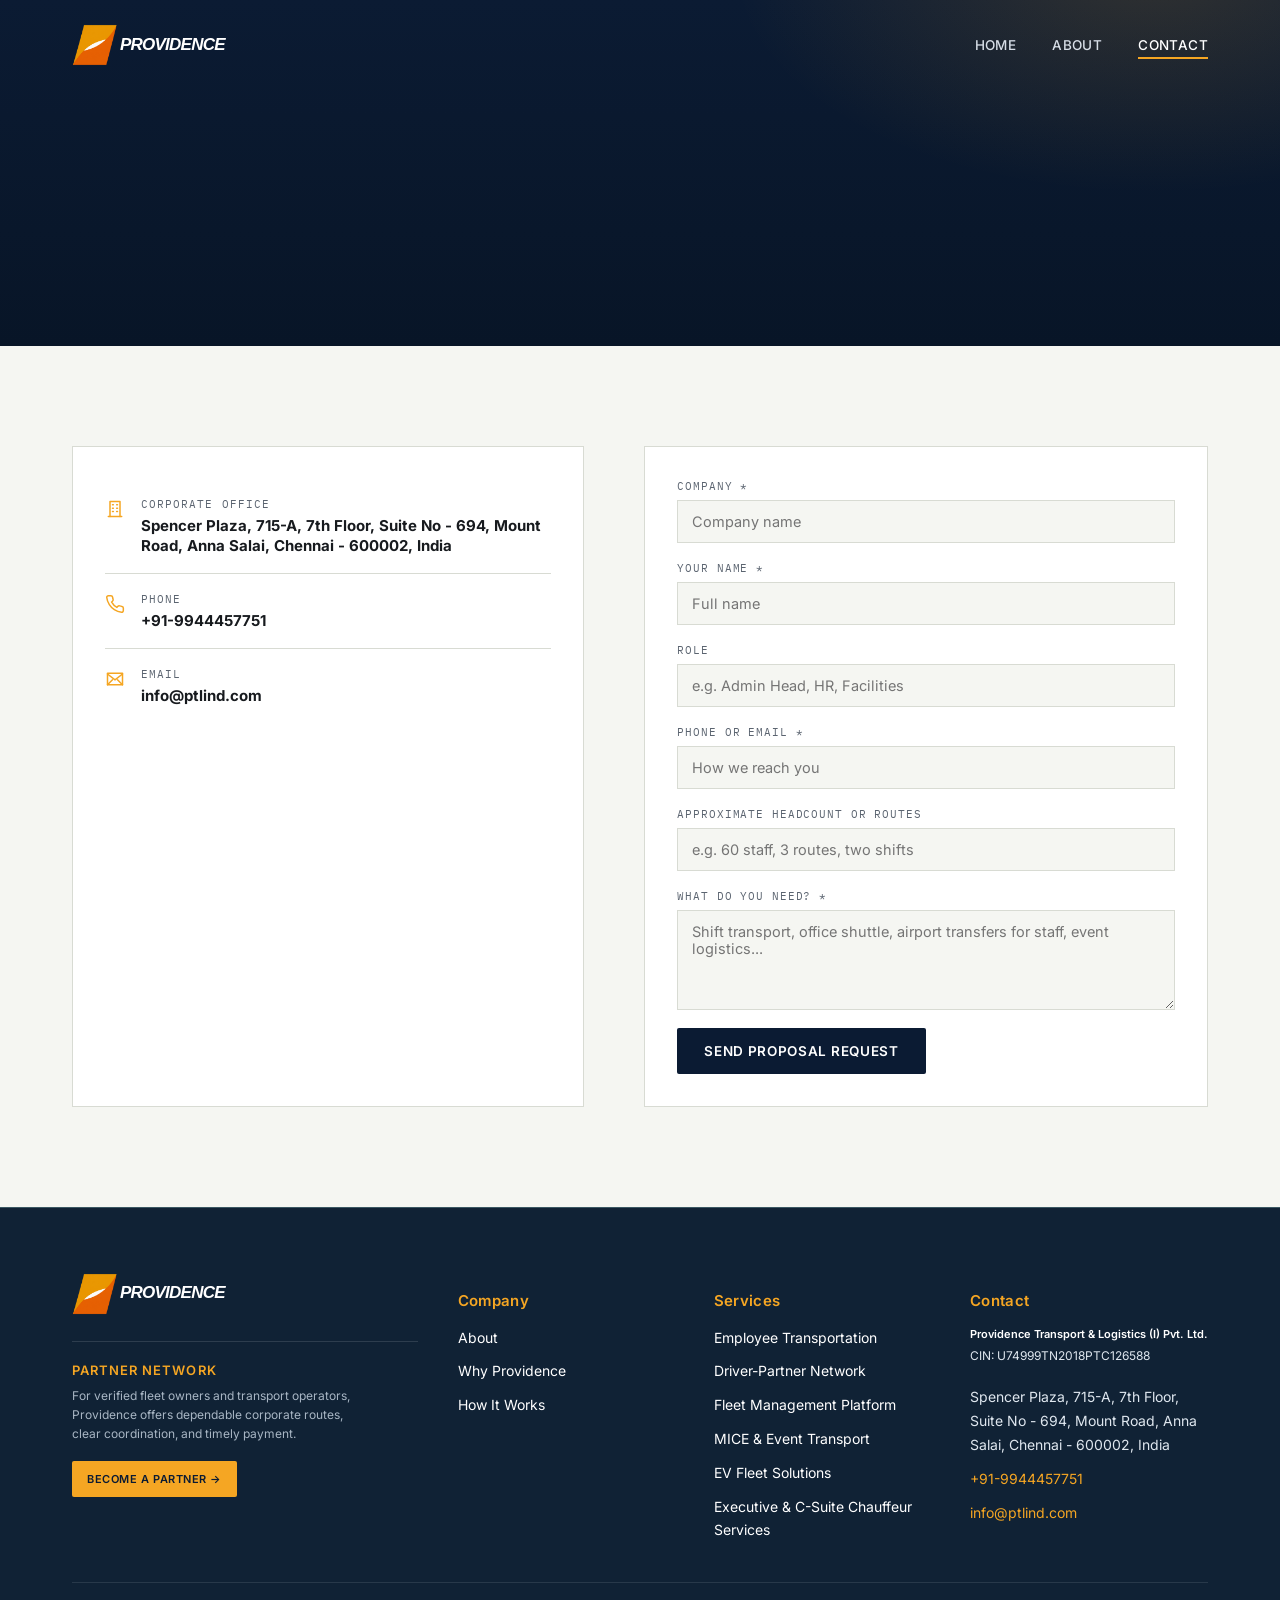
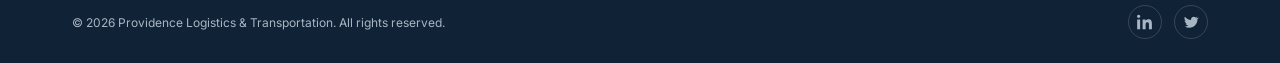
<file: contact.html>
<!DOCTYPE html>
<html lang="en">
<head>
<meta charset="UTF-8">
<meta name="viewport" content="width=device-width, initial-scale=1.0">
<title>Contact Us | Providence Logistics & Transportation</title>
<link rel="icon" type="image/png" href="images/image.png">
<meta name="description" content="Contact Providence Logistics and Transportation for a fleet audit or employee transport pilot.">
<link rel="preconnect" href="https://fonts.googleapis.com">
<link rel="preconnect" href="https://fonts.gstatic.com" crossorigin>
<link href="https://fonts.googleapis.com/css2?family=Barlow+Condensed:wght@400;500;600;700&family=Space+Grotesk:wght@400;500;600;700&family=Space+Mono:wght@400;700&display=swap" rel="stylesheet">
<link rel="stylesheet" href="css/style.css">
</head>
<body>

<div class="preloader" id="preloader" role="status" aria-label="Loading" tabindex="0">
  <span class="preloader-line" aria-hidden="true"></span>
</div>

<header class="site-nav" id="siteNav">
  <div class="wrap">
    <a href="index.html" class="brand">
      <img class="brand-logo" src="images/image.png" alt="Providence">
      <span class="brand-text"><b>Providence</b></span>
    </a>
    <button class="burger" id="burger" aria-label="Toggle menu" aria-expanded="false">
      <span></span><span></span><span></span>
    </button>
    <nav class="primary" id="primaryNav">
      <a href="index.html" class="nav-link">Home</a>
      <a href="about.html" class="nav-link">About</a>
      <a href="contact.html" class="nav-link">Contact</a>
    </nav>
  </div>
</header>

<main>

  <section class="page-hero">
      <h1>Contact</h1>
      <p>Reach out for a fleet audit or an employee transport pilot &mdash; most quotes go out within one business day.</p>
    </div>
  </section>

  <section>
    <div class="wrap">
      <div class="contact-grid">
        <div class="info-card reveal">
          <div class="info-row">
            <svg viewBox="0 0 24 24" fill="none" stroke="currentColor" stroke-width="1.8" stroke-linecap="round" stroke-linejoin="round"><path d="M4 21h16"/><path d="M6 21V3h12v18"/><path d="M9 7h1M14 7h1M9 11h1M14 11h1M9 15h1M14 15h1"/></svg>
            <div><div class="lbl">Corporate Office</div><b>Spencer Plaza, 715-A, 7th Floor, Suite No - 694, Mount Road, Anna Salai, Chennai - 600002, India</b></div>
          </div>
          <div class="info-row">
            <svg viewBox="0 0 24 24" fill="none" stroke="currentColor" stroke-width="1.8"><path d="M22 16.9v3a2 2 0 01-2.2 2 19.8 19.8 0 01-8.6-3.1 19.5 19.5 0 01-6-6A19.8 19.8 0 012.1 4.2 2 2 0 014.1 2h3a2 2 0 012 1.7c.1.9.3 1.8.6 2.7a2 2 0 01-.5 2.1L8 9.7a16 16 0 006.3 6.3l1.2-1.2a2 2 0 012.1-.5c.9.3 1.8.5 2.7.6a2 2 0 011.7 2.1z"/></svg>
            <div><div class="lbl">Phone</div><b>+91-9944457751</b></div>
          </div>
          <div class="info-row">
            <svg viewBox="0 0 24 24" fill="none" stroke="currentColor" stroke-width="1.8" stroke-linecap="round" stroke-linejoin="round"><path d="M3 5h18v14H3z"/><path d="M3 6l9 7 9-7"/><path d="M3 19l6-6M21 19l-6-6"/></svg>
            <div><div class="lbl">Email</div><b><a href="mailto:info@ptlind.com">info@ptlind.com</a></b></div>
          </div>
        </div>

        <form class="quote reveal" id="quoteForm" novalidate>
          <div class="field" data-field="company">
            <label for="f-company">Company <span aria-hidden="true">*</span></label>
            <input id="f-company" name="company" type="text" placeholder="Company name" required>
            <span class="err">Please enter your company.</span>
          </div>
          <div class="field" data-field="name">
            <label for="f-name">Your name <span aria-hidden="true">*</span></label>
            <input id="f-name" name="name" type="text" placeholder="Full name" required>
            <span class="err">Please enter your name.</span>
          </div>
          <div class="field" data-field="role">
            <label for="f-role">Role</label>
            <input id="f-role" name="role" type="text" placeholder="e.g. Admin Head, HR, Facilities">
          </div>
          <div class="field" data-field="contact">
            <label for="f-contact">Phone or email <span aria-hidden="true">*</span></label>
            <input id="f-contact" name="contact" type="text" placeholder="How we reach you" required>
            <span class="err">Please enter a phone number or email.</span>
          </div>
          <div class="field" data-field="headcount">
            <label for="f-headcount">Approximate headcount or routes</label>
            <input id="f-headcount" name="headcount" type="text" placeholder="e.g. 60 staff, 3 routes, two shifts">
          </div>
          <div class="field" data-field="message">
            <label for="f-message">What do you need? <span aria-hidden="true">*</span></label>
            <textarea id="f-message" name="message" placeholder="Shift transport, office shuttle, airport transfers for staff, event logistics..." required></textarea>
            <span class="err">Please tell us what you need.</span>
          </div>
          <div class="submit-row">
            <button type="submit" class="btn btn-dark">Send proposal request</button>
            <span class="form-msg" id="formMsg">
              <svg width="16" height="16" viewBox="0 0 24 24" fill="none" stroke="currentColor" stroke-width="2"><path d="M20 6L9 17l-5-5"/></svg>
              Request received &mdash; we'll follow up shortly.
            </span>
          </div>
        </form>
      </div>
    </div>
  </section>

</main>

<footer>
  <div class="wrap">
    <div class="foot-grid">
      <div>
        <div class="brand footer-brand" style="margin-bottom:14px;">
          <img class="brand-logo" src="images/image.png" alt="Providence">
          <span class="brand-text"><b>Providence</b></span>
        </div>
        <div class="footer-partner-block">
          <h4>Partner Network</h4>
          <p class="footer-partner-copy">For verified fleet owners and transport operators, Providence offers dependable corporate routes, clear coordination, and timely payment.</p>
          <a href="vendor-enquiries.html" class="btn btn-amber footer-partner-btn">Become a Partner &rarr;</a>
        </div>
      </div>
      <div>
        <h4>Company</h4>
        <ul>
          <li><a href="about.html">About</a></li>
          <li><a href="about.html#why">Why Providence</a></li>
          <li><a href="services.html#process">How It Works</a></li>
        </ul>
      </div>
      <div>
        <h4>Services</h4>
        <ul>
          <li><a href="services.html">Employee Transportation</a></li>
          <li><a href="services.html">Driver-Partner Network</a></li>
          <li><a href="services.html">Fleet Management Platform</a></li>
          <li><a href="services.html">MICE &amp; Event Transport</a></li>
          <li><a href="services.html">EV Fleet Solutions</a></li>
          <li><a href="services.html">Executive &amp; C-Suite Chauffeur Services</a></li>
        </ul>
      </div>
      <div>
        <h4>Contact</h4>
        <p class="footer-company"><strong>Providence Transport &amp; Logistics (I) Pvt. Ltd.</strong>CIN: U74999TN2018PTC126588</p>
        <ul>
          <li><span>Spencer Plaza, 715-A, 7th Floor, Suite No - 694, Mount Road, Anna Salai, Chennai - 600002, India</span></li>
          <li><span class="footer-contact-highlight">+91-9944457751</span></li>
          <li><a class="footer-contact-highlight" href="mailto:info@ptlind.com">info@ptlind.com</a></li>
        </ul>
      </div>
    </div>
    <div class="foot-bottom">
      <span>&copy; 2026 Providence Logistics &amp; Transportation. All rights reserved.</span>
      <div class="foot-social">
        <a href="https://www.linkedin.com/company/providence-transport-and-logistic-india-private-limited/" aria-label="LinkedIn"><svg width="16" height="16" viewBox="0 0 24 24" fill="currentColor"><path d="M4.98 3.5C4.98 4.88 3.87 6 2.5 6S0 4.88 0 3.5 1.12 1 2.5 1 4.98 2.12 4.98 3.5zM.24 8.24H4.7V23H.24V8.24zM8.4 8.24h4.28v2.02h.06c.6-1.13 2.06-2.32 4.24-2.32 4.53 0 5.37 2.98 5.37 6.86V23h-4.46v-6.94c0-1.65-.03-3.78-2.3-3.78-2.3 0-2.65 1.8-2.65 3.66V23H8.4V8.24z"/></svg></a>
        <a href="#" aria-label="Twitter"><svg width="16" height="16" viewBox="0 0 24 24" fill="currentColor"><path d="M22 5.9c-.7.3-1.5.6-2.3.7.8-.5 1.5-1.3 1.8-2.3-.8.5-1.7.8-2.6 1-1.5-1.6-4-1.7-5.6-.2-1 1-1.5 2.4-1.2 3.8C8.3 8.8 5 7 2.8 4.2c-1.2 2-.6 4.6 1.4 5.9-.6 0-1.3-.2-1.8-.5v.1c0 2.1 1.5 3.9 3.5 4.3-.6.2-1.3.2-1.9.1.5 1.7 2.1 3 4 3-1.5 1.2-3.4 1.8-5.4 1.6 2 1.3 4.3 2 6.7 2 8 0 12.4-6.6 12.4-12.4v-.6c.9-.6 1.6-1.4 2.2-2.3z"/></svg></a>
      </div>
    </div>
  </div>
</footer>

<button id="toTop" aria-label="Back to top">
  <svg width="18" height="18" viewBox="0 0 24 24" fill="none" stroke="currentColor" stroke-width="2.2"><path d="M12 19V5M5 12l7-7 7 7"/></svg>
</button>

<script src="js/main.js"></script>
</body>
</html>
</file>
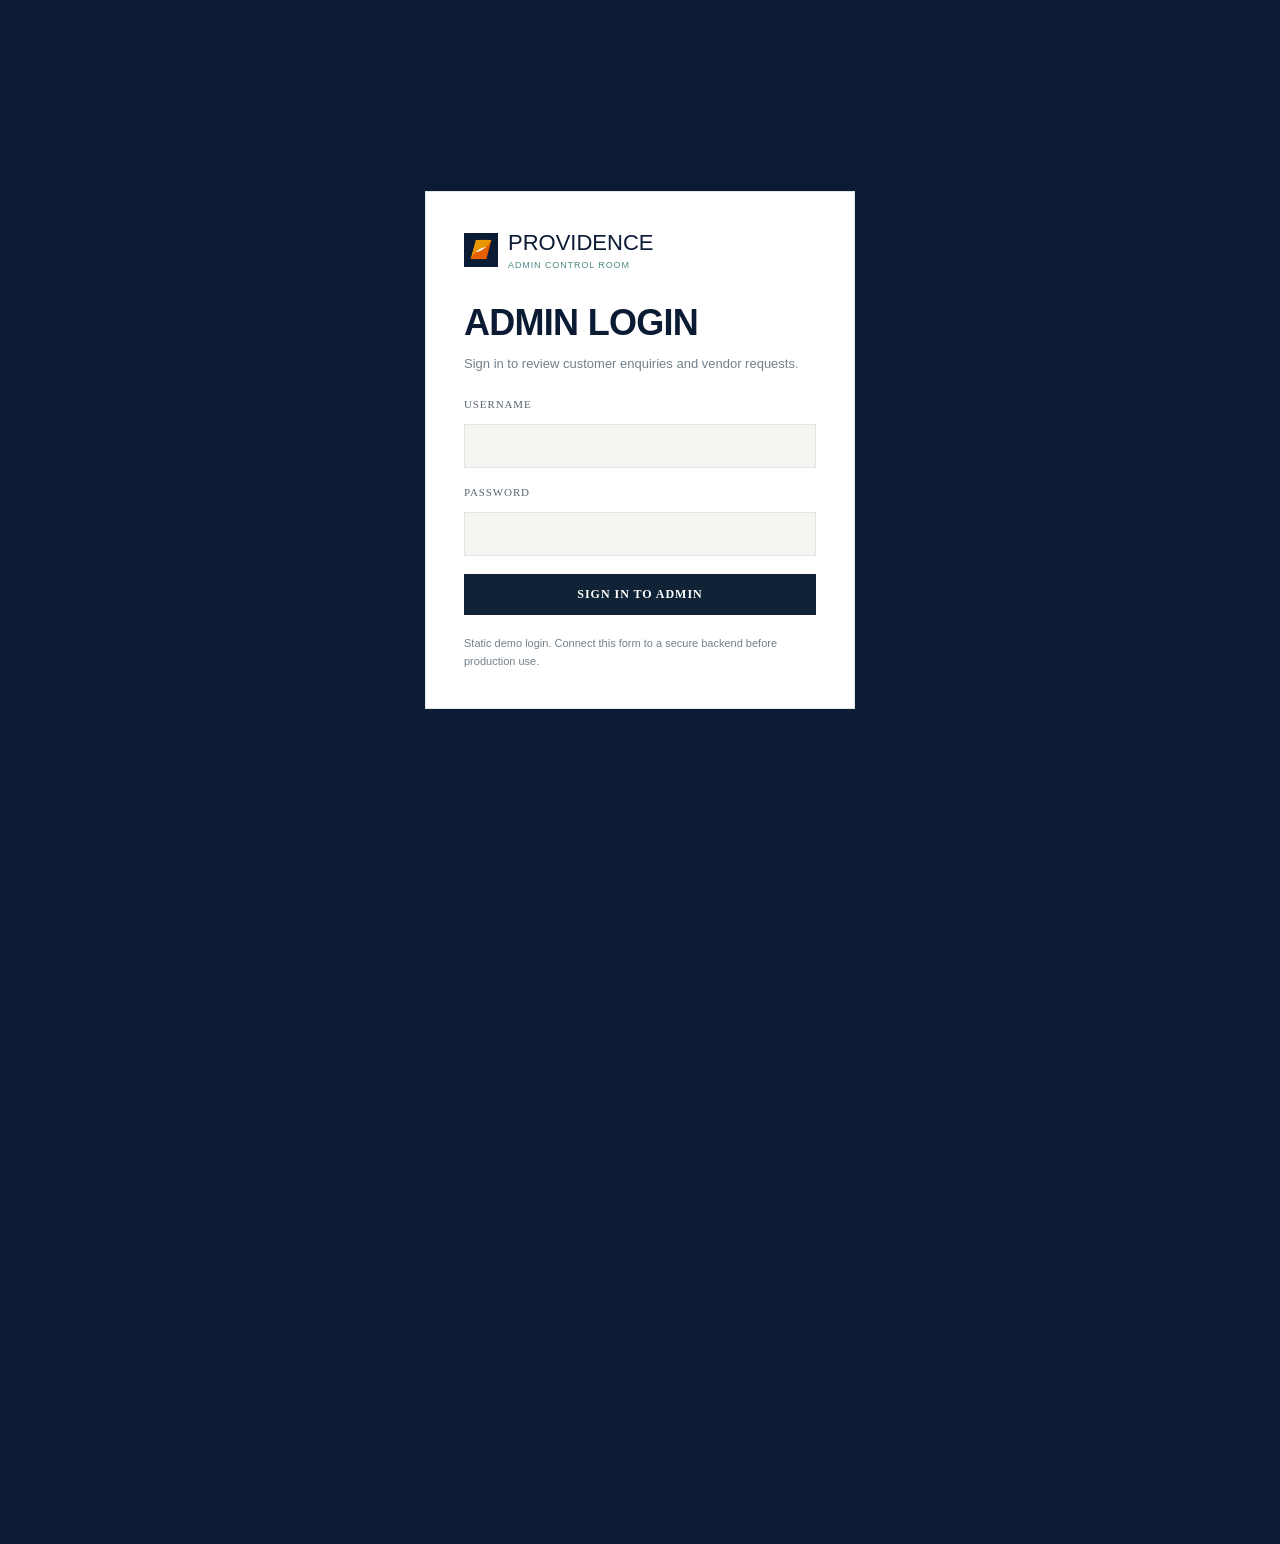
<file: enquiries.html>
<!DOCTYPE html>
<html lang="en">
<head>
<meta charset="UTF-8">
<meta name="viewport" content="width=device-width, initial-scale=1.0">
<title>Enquiries | Providence Admin</title>
<meta http-equiv="refresh" content="0; url=admin/enquiries.html">
<link rel="icon" type="image/png" href="images/image.png">
<link rel="preconnect" href="https://fonts.googleapis.com"><link rel="preconnect" href="https://fonts.gstatic.com" crossorigin>
<link href="https://fonts.googleapis.com/css2?family=Oswald:wght@400;500;600;700&family=Inter:wght@400;500;600;700;800&family=IBM+Plex+Mono:wght@400;500;600&display=swap" rel="stylesheet"><link rel="stylesheet" href="css/style.css">
</head>
<body class="admin-body">
<div class="admin-shell">
  <aside class="admin-sidebar"><a href="index.html" class="brand"><span class="brand-mark">P</span><span class="brand-text"><b>Providence</b><span>Admin Control Room</span></span></a><nav class="admin-nav" aria-label="Admin navigation"><a href="admin.html"><svg viewBox="0 0 24 24" fill="none" stroke="currentColor" stroke-width="1.8"><rect x="3" y="3" width="7" height="7"/><rect x="14" y="3" width="7" height="7"/><rect x="3" y="14" width="7" height="7"/><rect x="14" y="14" width="7" height="7"/></svg>Dashboard</a><a class="active" href="enquiries.html"><svg viewBox="0 0 24 24" fill="none" stroke="currentColor" stroke-width="1.8"><rect x="3" y="5" width="18" height="15" rx="2"/><path d="M3 7l9 6 9-6"/></svg>Enquiries <span class="nav-count">12</span></a><a href="vendor-enquiries.html"><svg viewBox="0 0 24 24" fill="none" stroke="currentColor" stroke-width="1.8"><path d="M4 20V7l8-4 8 4v13"/><path d="M9 20v-6h6v6M2 20h20"/></svg>Vendor Enquiries <span class="nav-count">7</span></a><a href="index.html"><svg viewBox="0 0 24 24" fill="none" stroke="currentColor" stroke-width="1.8"><path d="M3 11l9-8 9 8"/><path d="M5 10v10h14V10"/></svg>View Website</a></nav><div class="admin-sidebar-foot">Operations console<br>Last sync: Today, 09:42 IST</div></aside>
  <main class="admin-main"><header class="admin-topbar"><div><div class="admin-kicker">Customer requests</div><h1>Enquiries</h1><p>Review quote requests and route them to the right operations owner.</p></div><div class="admin-user"><span class="admin-avatar">AK</span><span>Admin / Control Room</span></div></header>
    <section class="admin-panel"><div class="admin-toolbar"><div class="admin-filters" data-filter-group="enquiries"><button class="admin-filter active" data-filter="all" type="button">All <span>(12)</span></button><button class="admin-filter" data-filter="new" type="button">New <span>(5)</span></button><button class="admin-filter" data-filter="progress" type="button">In progress <span>(4)</span></button><button class="admin-filter" data-filter="closed" type="button">Closed <span>(3)</span></button></div><input class="admin-search" data-table-search="enquiries" type="search" placeholder="Search enquiries..." aria-label="Search enquiries"></div>
      <div class="admin-table-wrap"><table class="admin-table" data-admin-table="enquiries"><thead><tr><th>Requester</th><th>Contact</th><th>Service</th><th>Location</th><th>Status</th><th>Received</th></tr></thead><tbody>
        <tr data-status="new"><td><span class="person">HexaCore Systems</span><span class="meta">Priya Raman</span></td><td>priya@hexacore.in<span class="meta">+91 98450 21872</span></td><td>Employee Transport</td><td>Chennai</td><td><span class="status new">New</span></td><td>18 min ago</td></tr>
        <tr data-status="new"><td><span class="person">BlueArc Technologies</span><span class="meta">Karthik Rao</span></td><td>karthik@bluearc.in<span class="meta">+91 98840 11720</span></td><td>Fleet Audit</td><td>Bengaluru</td><td><span class="status new">New</span></td><td>Today, 08:55</td></tr>
        <tr data-status="progress"><td><span class="person">Northstar Foods</span><span class="meta">Arjun Mehta</span></td><td>arjun@northstar.in<span class="meta">+91 99162 44102</span></td><td>Freight &amp; Cargo</td><td>Hyderabad</td><td><span class="status progress">In progress</span></td><td>Yesterday</td></tr>
        <tr data-status="progress"><td><span class="person">Vantage Finance</span><span class="meta">Meera Shah</span></td><td>meera@vantage.in<span class="meta">+91 98451 33018</span></td><td>Corporate Rentals</td><td>Mumbai</td><td><span class="status progress">In progress</span></td><td>05 Sep</td></tr>
        <tr data-status="closed"><td><span class="person">Orbit Manufacturing</span><span class="meta">Nikhil Joseph</span></td><td>nikhil@orbit.in<span class="meta">+91 97890 55214</span></td><td>Warehousing</td><td>Chennai</td><td><span class="status closed">Closed</span></td><td>03 Sep</td></tr>
        <tr data-status="closed"><td><span class="person">Aster Events</span><span class="meta">Rhea Menon</span></td><td>rhea@aster.in<span class="meta">+91 98403 90442</span></td><td>MICE Transport</td><td>Delhi NCR</td><td><span class="status closed">Closed</span></td><td>01 Sep</td></tr>
      </tbody></table><div class="admin-empty">No enquiries match your search.</div></div>
    </section>
  </main>
</div><script src="js/main.js"></script>
</body>
</html>
</file>
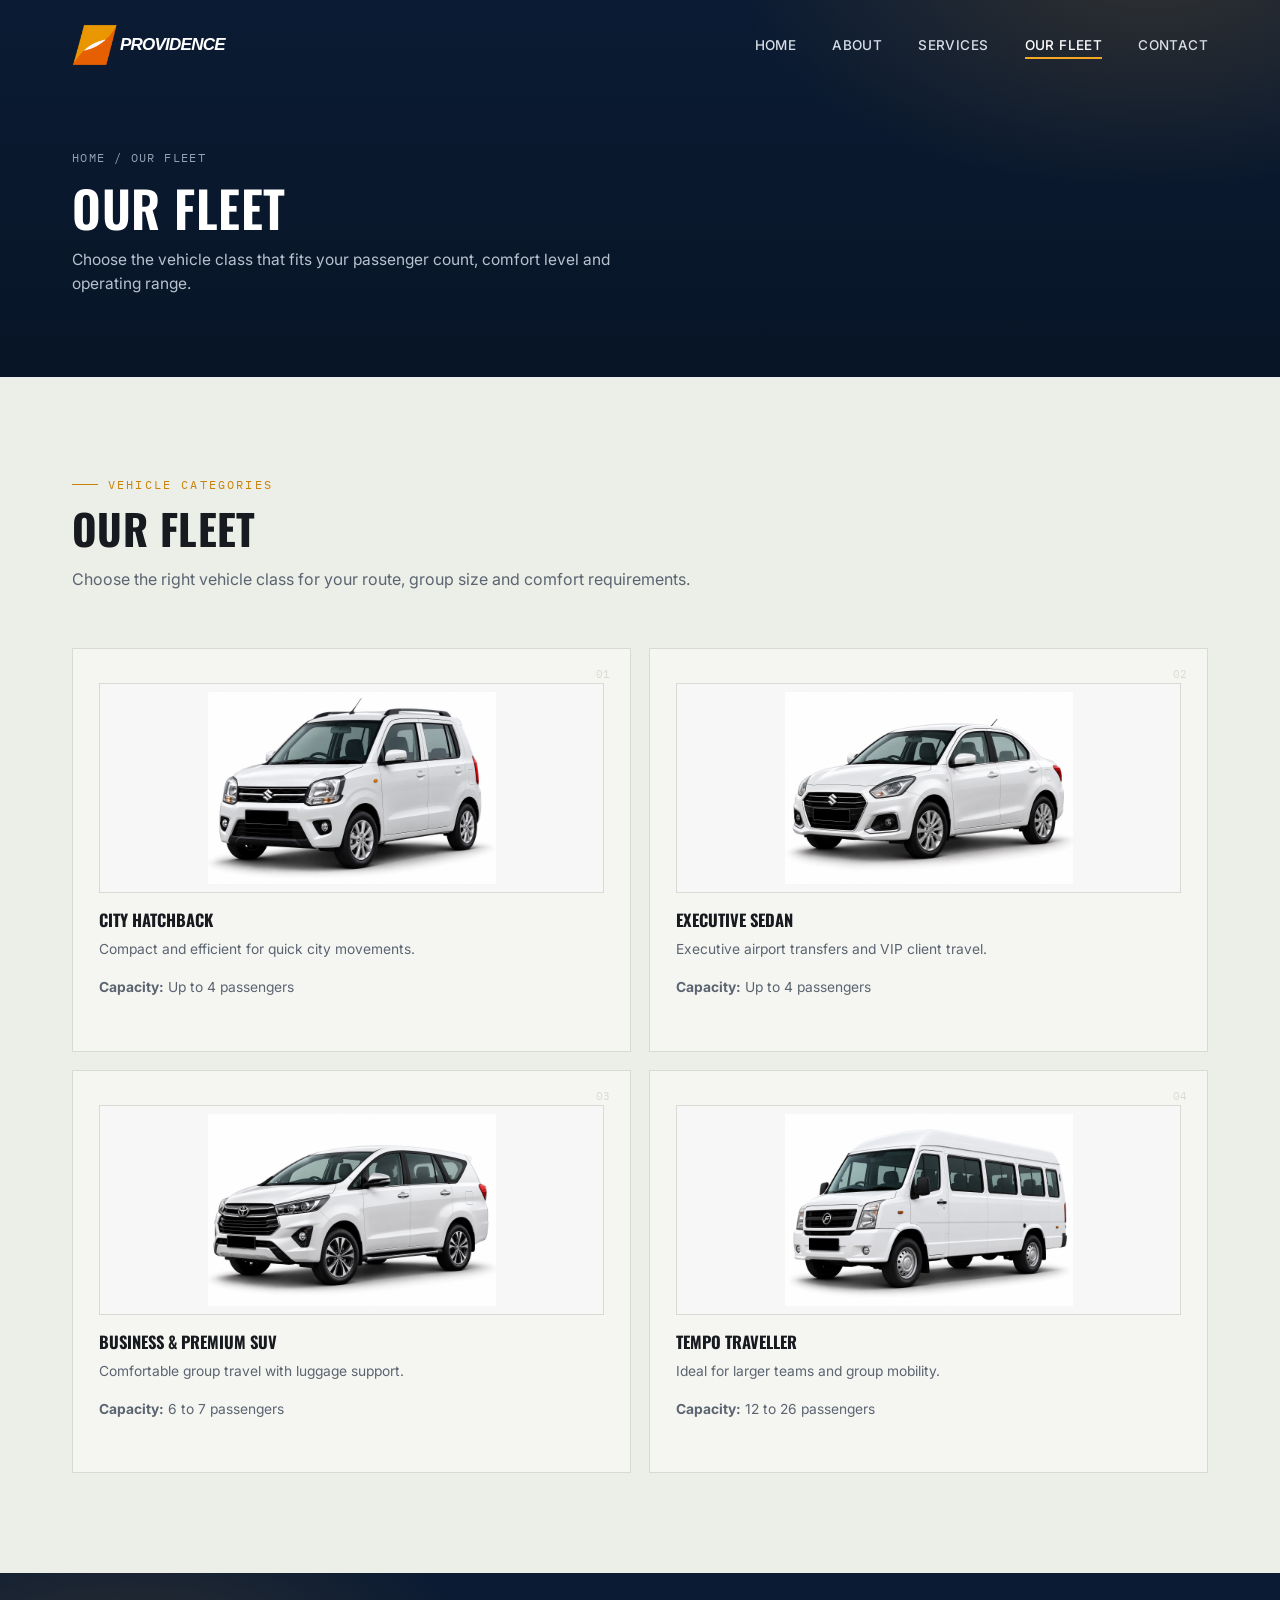
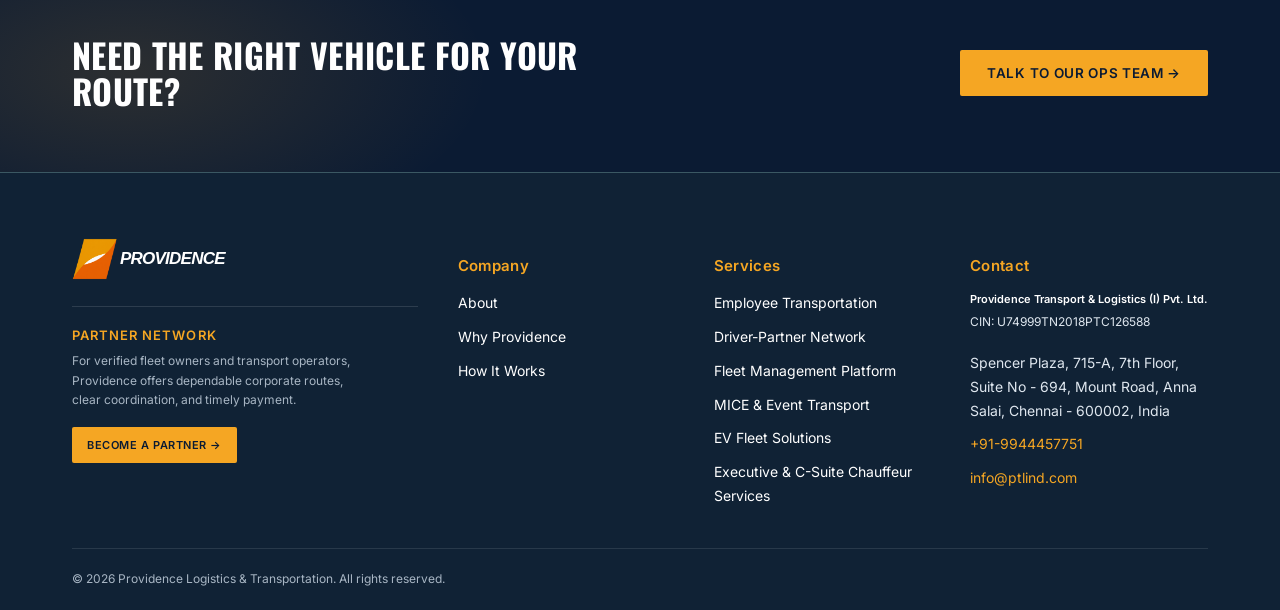
<file: fleet.html>
<!DOCTYPE html>
<html lang="en">
<head>
<meta charset="UTF-8">
<meta name="viewport" content="width=device-width, initial-scale=1.0">
<title>Our Fleet | Providence Logistics &amp; Transportation</title>
<link rel="icon" type="image/png" href="images/image.png">
<meta name="description" content="Explore Providence's fleet of sedans, hatchbacks, SUVs, MPVs, luxury vehicles and electric vehicles for every corporate route.">
<link rel="preconnect" href="https://fonts.googleapis.com">
<link rel="preconnect" href="https://fonts.gstatic.com" crossorigin>
<link href="https://fonts.googleapis.com/css2?family=Barlow+Condensed:wght@400;500;600;700&family=Space+Grotesk:wght@400;500;600;700&family=Space+Mono:wght@400;700&display=swap" rel="stylesheet">
<link rel="stylesheet" href="css/style.css">
</head>
<body>

<div class="preloader" id="preloader" role="status" aria-label="Loading" tabindex="0">
  <span class="preloader-line" aria-hidden="true"></span>
</div>

<header class="site-nav" id="siteNav">
  <div class="wrap">
    <a href="index.html" class="brand">
      <img class="brand-logo" src="images/image.png" alt="Providence">
      <span class="brand-text"><b>Providence</b></span>
    </a>
    <button class="burger" id="burger" aria-label="Toggle menu" aria-expanded="false">
      <span></span><span></span><span></span>
    </button>
    <nav class="primary" id="primaryNav">
      <a href="index.html" class="nav-link">Home</a>
      <a href="about.html" class="nav-link">About</a>
      <a href="services.html" class="nav-link">Services</a>
      <a href="fleet.html" class="nav-link">Our Fleet</a>
      <a href="contact.html" class="nav-link">Contact</a>
    </nav>
  </div>
</header>

<main>
  <section class="page-hero">
    <div class="wrap">
      <div class="breadcrumb"><a href="index.html">Home</a> / Our Fleet</div>
      <h1>Our Fleet</h1>
      <p>Choose the vehicle class that fits your passenger count, comfort level and operating range.</p>
    </div>
  </section>

  <section class="vehicle-catalog">
    <div class="wrap">
      <div class="section-head reveal">
        <div class="eyebrow">Vehicle Categories</div>
        <h2>Our Fleet</h2>
        <p>Choose the right vehicle class for your route, group size and comfort requirements.</p>
      </div>

      <div class="vehicle-grid">
        <article class="vehicle-card" data-category="hatchback">
          <img class="vehicle-image" src="images/Our Fleet/hatchback.png" alt="City Hatchback">
          <span class="n">01</span>
          <h3>City Hatchback</h3>
          <ul class="vehicle-models">
            <li>Compact and efficient for quick city movements.</li>
          </ul>
          <p class="vehicle-spec"><strong>Capacity:</strong> Up to 4 passengers</p>
        </article>

        <article class="vehicle-card" data-category="sedan">
          <img class="vehicle-image" src="images/Our Fleet/sedan.png" alt="Executive Sedan">
          <span class="n">02</span>
          <h3>Executive Sedan</h3>
          <ul class="vehicle-models">
            <li>Executive airport transfers and VIP client travel.</li>
          </ul>
          <p class="vehicle-spec"><strong>Capacity:</strong> Up to 4 passengers</p>
        </article>

        <article class="vehicle-card" data-category="suv">
          <img class="vehicle-image" src="images/Our Fleet/Mpv.png" alt="Business and Premium SUV">
          <span class="n">03</span>
          <h3>Business &amp; Premium SUV</h3>
          <ul class="vehicle-models">
            <li>Comfortable group travel with luggage support.</li>
          </ul>
          <p class="vehicle-spec"><strong>Capacity:</strong> 6 to 7 passengers</p>
        </article>

        <article class="vehicle-card" data-category="traveller">
          <img class="vehicle-image" src="images/Our Fleet/Tempo.png" alt="Tempo Traveller">
          <span class="n">04</span>
          <h3>Tempo Traveller</h3>
          <ul class="vehicle-models">
            <li>Ideal for larger teams and group mobility.</li>
          </ul>
          <p class="vehicle-spec"><strong>Capacity:</strong> 12 to 26 passengers</p>
        </article>
      </div>

      <p class="fleet-empty" hidden>No vehicles are currently listed in this category.</p>
    </div>
  </section>

  <section class="cta-banner" style="padding:64px 0;">
    <div class="wrap cta-inner">
      <h2>Need the right vehicle for your route?</h2>
      <a href="contact.html" class="btn btn-amber">Talk to Our Ops Team &rarr;</a>
    </div>
  </section>
</main>

<footer>
  <div class="wrap">
    <div class="foot-grid">
      <div>
        <div class="brand footer-brand" style="margin-bottom:14px;">
          <img class="brand-logo" src="images/image.png" alt="Providence">
          <span class="brand-text"><b>Providence</b></span>
        </div>
        <div class="footer-partner-block">
          <h4>Partner Network</h4>
          <p class="footer-partner-copy">For verified fleet owners and transport operators, Providence offers dependable corporate routes, clear coordination, and timely payment.</p>
          <a href="vendor-enquiries.html" class="btn btn-amber footer-partner-btn">Become a Partner &rarr;</a>
        </div>
      </div>
      <div>
        <h4>Company</h4>
        <ul>
          <li><a href="about.html">About</a></li>
          <li><a href="about.html#why">Why Providence</a></li>
          <li><a href="services.html#process">How It Works</a></li>
        </ul>
      </div>
      <div>
        <h4>Services</h4>
        <ul>
          <li><a href="services.html">Employee Transportation</a></li>
          <li><a href="services.html">Driver-Partner Network</a></li>
          <li><a href="services.html">Fleet Management Platform</a></li>
          <li><a href="services.html">MICE &amp; Event Transport</a></li>
          <li><a href="services.html">EV Fleet Solutions</a></li>
          <li><a href="services.html">Executive &amp; C-Suite Chauffeur Services</a></li>
        </ul>
      </div>
      <div>
        <h4>Contact</h4>
        <p class="footer-company"><strong>Providence Transport &amp; Logistics (I) Pvt. Ltd.</strong>CIN: U74999TN2018PTC126588</p>
        <ul class="footer-contact-list">
          <li><span>Spencer Plaza, 715-A, 7th Floor, Suite No - 694, Mount Road, Anna Salai, Chennai - 600002, India</span></li>
          <li><span class="footer-contact-highlight">+91-9944457751</span></li>
          <li><a class="footer-contact-highlight" href="mailto:info@ptlind.com">info@ptlind.com</a></li>
        </ul>
      </div>
    </div>
    <div class="foot-bottom">
      <span>&copy; 2026 Providence Logistics &amp; Transportation. All rights reserved.</span>
    </div>
  </div>
</footer>

<button id="toTop" aria-label="Back to top">
  <svg width="18" height="18" viewBox="0 0 24 24" fill="none" stroke="currentColor" stroke-width="2.2"><path d="M12 19V5M5 12l7-7 7 7"/></svg>
</button>

<script src="js/main.js"></script>
</body>
</html>
</file>
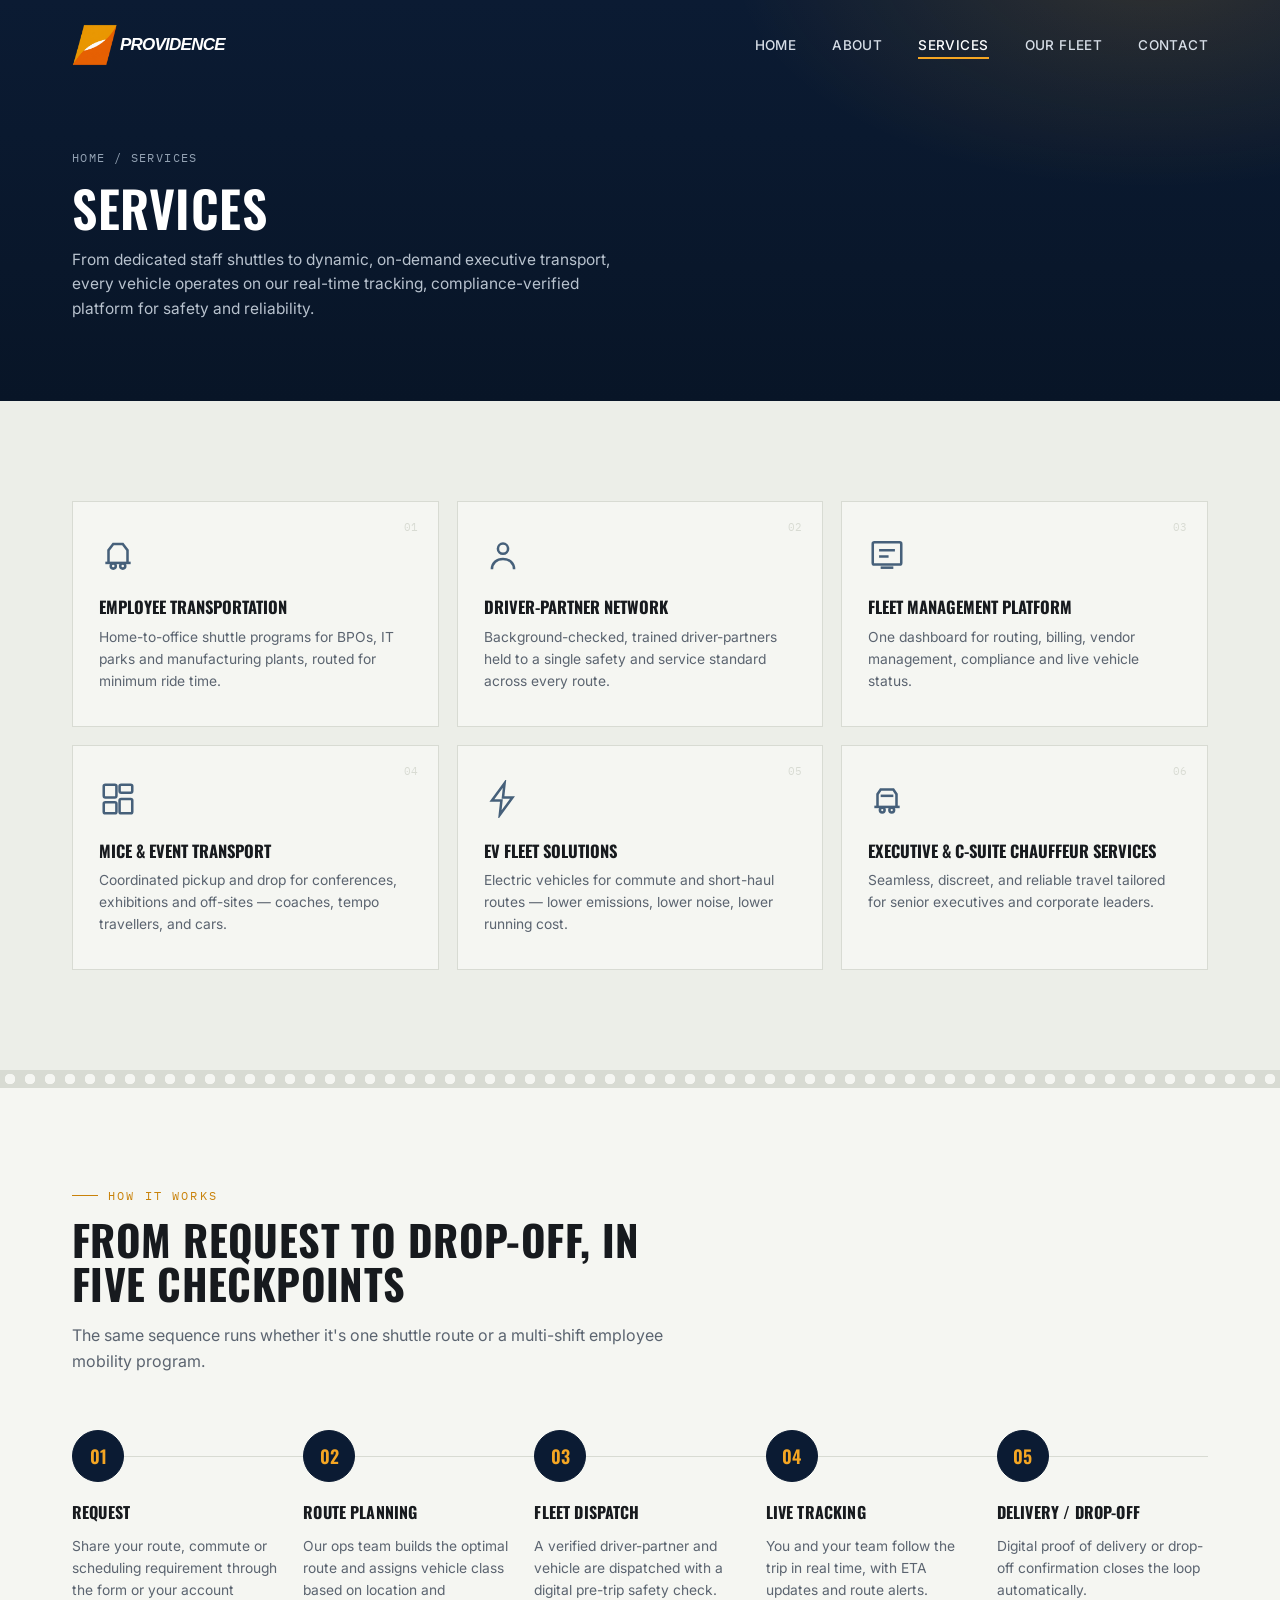
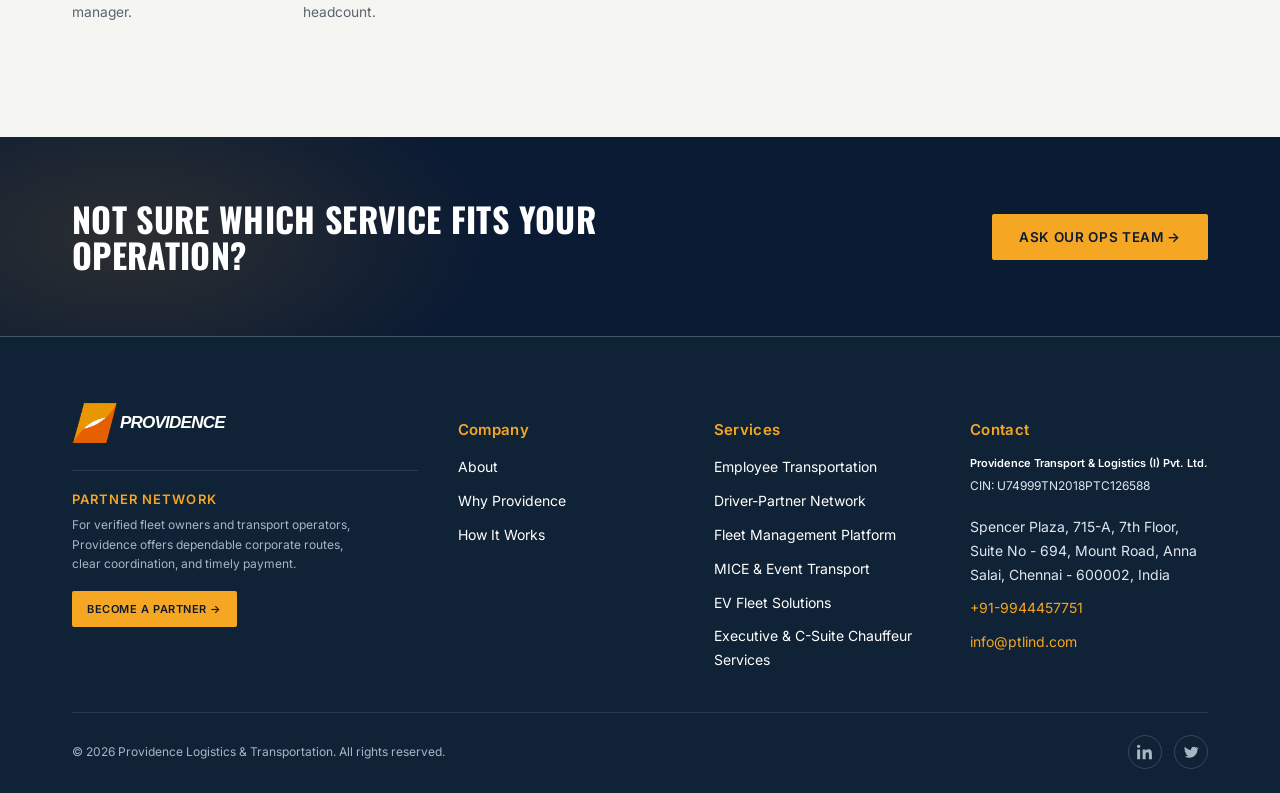
<file: services.html>
<!DOCTYPE html>
<html lang="en">
<head>
<meta charset="UTF-8">
<meta name="viewport" content="width=device-width, initial-scale=1.0">
<title>Services | Providence Logistics & Transportation</title>
<link rel="icon" type="image/png" href="images/image.png">
<meta name="description" content="Explore employee transportation, EV fleet, MICE transport, driver-partners and fleet management services from Providence.">
<link rel="preconnect" href="https://fonts.googleapis.com">
<link rel="preconnect" href="https://fonts.gstatic.com" crossorigin>
<link href="https://fonts.googleapis.com/css2?family=Barlow+Condensed:wght@400;500;600;700&family=Space+Grotesk:wght@400;500;600;700&family=Space+Mono:wght@400;700&display=swap" rel="stylesheet">
<link rel="stylesheet" href="css/style.css">
</head>
<body>

<div class="preloader" id="preloader" role="status" aria-label="Loading" tabindex="0">
  <span class="preloader-line" aria-hidden="true"></span>
</div>

<header class="site-nav" id="siteNav">
  <div class="wrap">
    <a href="index.html" class="brand">
      <img class="brand-logo" src="images/image.png" alt="Providence">
      <span class="brand-text"><b>Providence</b></span>
    </a>
    <button class="burger" id="burger" aria-label="Toggle menu" aria-expanded="false">
      <span></span><span></span><span></span>
    </button>
    <nav class="primary" id="primaryNav">
      <a href="index.html" class="nav-link">Home</a>
      <a href="about.html" class="nav-link">About</a>
      <a href="services.html" class="nav-link">Services</a>
      <a href="fleet.html" class="nav-link">Our Fleet</a>
      <a href="contact.html" class="nav-link">Contact</a>
    </nav>
  </div>
</header>

<main>

  <section class="page-hero">
    <div class="wrap">
      <div class="breadcrumb"><a href="index.html">Home</a> / Services</div>
      <h1>Services</h1>
      <p>From dedicated staff shuttles to dynamic, on-demand executive transport, every vehicle operates on our real-time tracking, compliance-verified platform for safety and reliability.</p>
    </div>
  </section>

  <section class="section-panel" style="background:var(--paper-2);">
    <div class="wrap">
      <div class="svc-grid reveal">
        <div class="svc-card"><span class="n">01</span>
          <svg class="icon" viewBox="0 0 24 24" fill="none" stroke="currentColor" stroke-width="1.6"><path d="M4 17h16"/><path d="M6 17V9l3-4h6l3 4v8"/><circle cx="9" cy="19" r="1.6"/><circle cx="15" cy="19" r="1.6"/></svg>
          <h3>Employee Transportation</h3>
          <p>Home-to-office shuttle programs for BPOs, IT parks and manufacturing plants, routed for minimum ride time.</p>
        </div>
        <div class="svc-card"><span class="n">02</span>
          <svg class="icon" viewBox="0 0 24 24" fill="none" stroke="currentColor" stroke-width="1.6"><circle cx="12" cy="8" r="3.2"/><path d="M5 21c0-4 3-6.5 7-6.5s7 2.5 7 6.5"/></svg>
          <h3>Driver-Partner Network</h3>
          <p>Background-checked, trained driver-partners held to a single safety and service standard across every route.</p>
        </div>
        <div class="svc-card"><span class="n">03</span>
          <svg class="icon" viewBox="0 0 24 24" fill="none" stroke="currentColor" stroke-width="1.6"><rect x="3" y="4" width="18" height="14" rx="1"/><path d="M8 20h8"/><path d="M7 9h10M7 13h6"/></svg>
          <h3>Fleet Management Platform</h3>
          <p>One dashboard for routing, billing, vendor management, compliance and live vehicle status.</p>
        </div>
        <div class="svc-card"><span class="n">04</span>
          <svg class="icon" viewBox="0 0 24 24" fill="none" stroke="currentColor" stroke-width="1.6"><rect x="3" y="3" width="8" height="8" rx="1"/><rect x="13" y="3" width="8" height="5" rx="1"/><rect x="13" y="12" width="8" height="9" rx="1"/><rect x="3" y="14" width="8" height="7" rx="1"/></svg>
          <h3>MICE &amp; Event Transport</h3>
          <p>Coordinated pickup and drop for conferences, exhibitions and off-sites &mdash; coaches, tempo travellers, and cars.</p>
        </div>
        <div class="svc-card"><span class="n">05</span>
          <svg class="icon" viewBox="0 0 24 24" fill="none" stroke="currentColor" stroke-width="1.6"><path d="M13 2L5 13h6l-1 9 8-11h-6z"/></svg>
          <h3>EV Fleet Solutions</h3>
          <p>Electric vehicles for commute and short-haul routes &mdash; lower emissions, lower noise, lower running cost.</p>
        </div>
        <div class="svc-card"><span class="n">06</span>
          <svg class="icon" viewBox="0 0 24 24" fill="none" stroke="currentColor" stroke-width="1.6"><path d="M4 17h16"/><path d="M6 17V9l2-3h8l2 3v8"/><path d="M8 10h8"/><circle cx="9" cy="19" r="1.5"/><circle cx="15" cy="19" r="1.5"/></svg>
          <h3>Executive &amp; C-Suite Chauffeur Services</h3>
          <p>Seamless, discreet, and reliable travel tailored for senior executives and corporate leaders.</p>
        </div>
      </div>
    </div>
  </section>

  <div class="perf"></div>

  <!-- ================= PROCESS ================= -->
  <section id="process">
    <div class="wrap">
      <div class="section-head reveal">
        <div class="eyebrow">How It Works</div>
        <h2>From request to drop-off, in five checkpoints</h2>
        <p>The same sequence runs whether it's one shuttle route or a multi-shift employee mobility program.</p>
      </div>
      <div class="process reveal">
        <div class="process-line"></div>
        <div class="process-steps">
          <div class="pstep"><div class="idx">01</div><h3>Request</h3><p>Share your route, commute or scheduling requirement through the form or your account manager.</p></div>
          <div class="pstep"><div class="idx">02</div><h3>Route Planning</h3><p>Our ops team builds the optimal route and assigns vehicle class based on location and headcount.</p></div>
          <div class="pstep"><div class="idx">03</div><h3>Fleet Dispatch</h3><p>A verified driver-partner and vehicle are dispatched with a digital pre-trip safety check.</p></div>
          <div class="pstep"><div class="idx">04</div><h3>Live Tracking</h3><p>You and your team follow the trip in real time, with ETA updates and route alerts.</p></div>
          <div class="pstep"><div class="idx">05</div><h3>Delivery / Drop-off</h3><p>Digital proof of delivery or drop-off confirmation closes the loop automatically.</p></div>
        </div>
      </div>
    </div>
  </section>

  <section class="cta-banner" style="padding:64px 0;">
    <div class="wrap cta-inner">
      <h2>Not sure which service fits your operation?</h2>
      <a href="contact.html" class="btn btn-amber">Ask Our Ops Team &rarr;</a>
    </div>
  </section>

</main>

<footer>
  <div class="wrap">
    <div class="foot-grid">
      <div>
        <div class="brand footer-brand" style="margin-bottom:14px;">
          <img class="brand-logo" src="images/image.png" alt="Providence">
          <span class="brand-text"><b>Providence</b></span>
        </div>
        <div class="footer-partner-block">
          <h4>Partner Network</h4>
          <p class="footer-partner-copy">For verified fleet owners and transport operators, Providence offers dependable corporate routes, clear coordination, and timely payment.</p>
          <a href="vendor-enquiries.html" class="btn btn-amber footer-partner-btn">Become a Partner &rarr;</a>
        </div>
      </div>
      <div>
        <h4>Company</h4>
        <ul>
          <li><a href="about.html">About</a></li>
          <li><a href="about.html#why">Why Providence</a></li>
          <li><a href="services.html#process">How It Works</a></li>
        </ul>
      </div>
      <div>
        <h4>Services</h4>
        <ul>
          <li><a href="services.html">Employee Transportation</a></li>
          <li><a href="services.html">Driver-Partner Network</a></li>
          <li><a href="services.html">Fleet Management Platform</a></li>
          <li><a href="services.html">MICE &amp; Event Transport</a></li>
          <li><a href="services.html">EV Fleet Solutions</a></li>
          <li><a href="services.html">Executive &amp; C-Suite Chauffeur Services</a></li>
        </ul>
      </div>
      <div>
        <h4>Contact</h4>
        <p class="footer-company"><strong>Providence Transport &amp; Logistics (I) Pvt. Ltd.</strong>CIN: U74999TN2018PTC126588</p>
        <ul class="footer-contact-list">
          <li><span>Spencer Plaza, 715-A, 7th Floor, Suite No - 694, Mount Road, Anna Salai, Chennai - 600002, India</span></li>
          <li><span class="footer-contact-highlight">+91-9944457751</span></li>
          <li><a class="footer-contact-highlight" href="mailto:info@ptlind.com">info@ptlind.com</a></li>
        </ul>
      </div>
    </div>
    <div class="foot-bottom">
      <span>&copy; 2026 Providence Logistics &amp; Transportation. All rights reserved.</span>
      <div class="foot-social">
        <a href="https://www.linkedin.com/company/providence-transport-and-logistic-india-private-limited/" aria-label="LinkedIn"><svg width="16" height="16" viewBox="0 0 24 24" fill="currentColor"><path d="M4.98 3.5C4.98 4.88 3.87 6 2.5 6S0 4.88 0 3.5 1.12 1 2.5 1 4.98 2.12 4.98 3.5zM.24 8.24H4.7V23H.24V8.24zM8.4 8.24h4.28v2.02h.06c.6-1.13 2.06-2.32 4.24-2.32 4.53 0 5.37 2.98 5.37 6.86V23h-4.46v-6.94c0-1.65-.03-3.78-2.3-3.78-2.3 0-2.65 1.8-2.65 3.66V23H8.4V8.24z"/></svg></a>
        <a href="#" aria-label="Twitter"><svg width="16" height="16" viewBox="0 0 24 24" fill="currentColor"><path d="M22 5.9c-.7.3-1.5.6-2.3.7.8-.5 1.5-1.3 1.8-2.3-.8.5-1.7.8-2.6 1-1.5-1.6-4-1.7-5.6-.2-1 1-1.5 2.4-1.2 3.8C8.3 8.8 5 7 2.8 4.2c-1.2 2-.6 4.6 1.4 5.9-.6 0-1.3-.2-1.8-.5v.1c0 2.1 1.5 3.9 3.5 4.3-.6.2-1.3.2-1.9.1.5 1.7 2.1 3 4 3-1.5 1.2-3.4 1.8-5.4 1.6 2 1.3 4.3 2 6.7 2 8 0 12.4-6.6 12.4-12.4v-.6c.9-.6 1.6-1.4 2.2-2.3z"/></svg></a>
      </div>
    </div>
  </div>
</footer>

<button id="toTop" aria-label="Back to top">
  <svg width="18" height="18" viewBox="0 0 24 24" fill="none" stroke="currentColor" stroke-width="2.2"><path d="M12 19V5M5 12l7-7 7 7"/></svg>
</button>

<script src="js/main.js"></script>
</body>
</html>
</file>
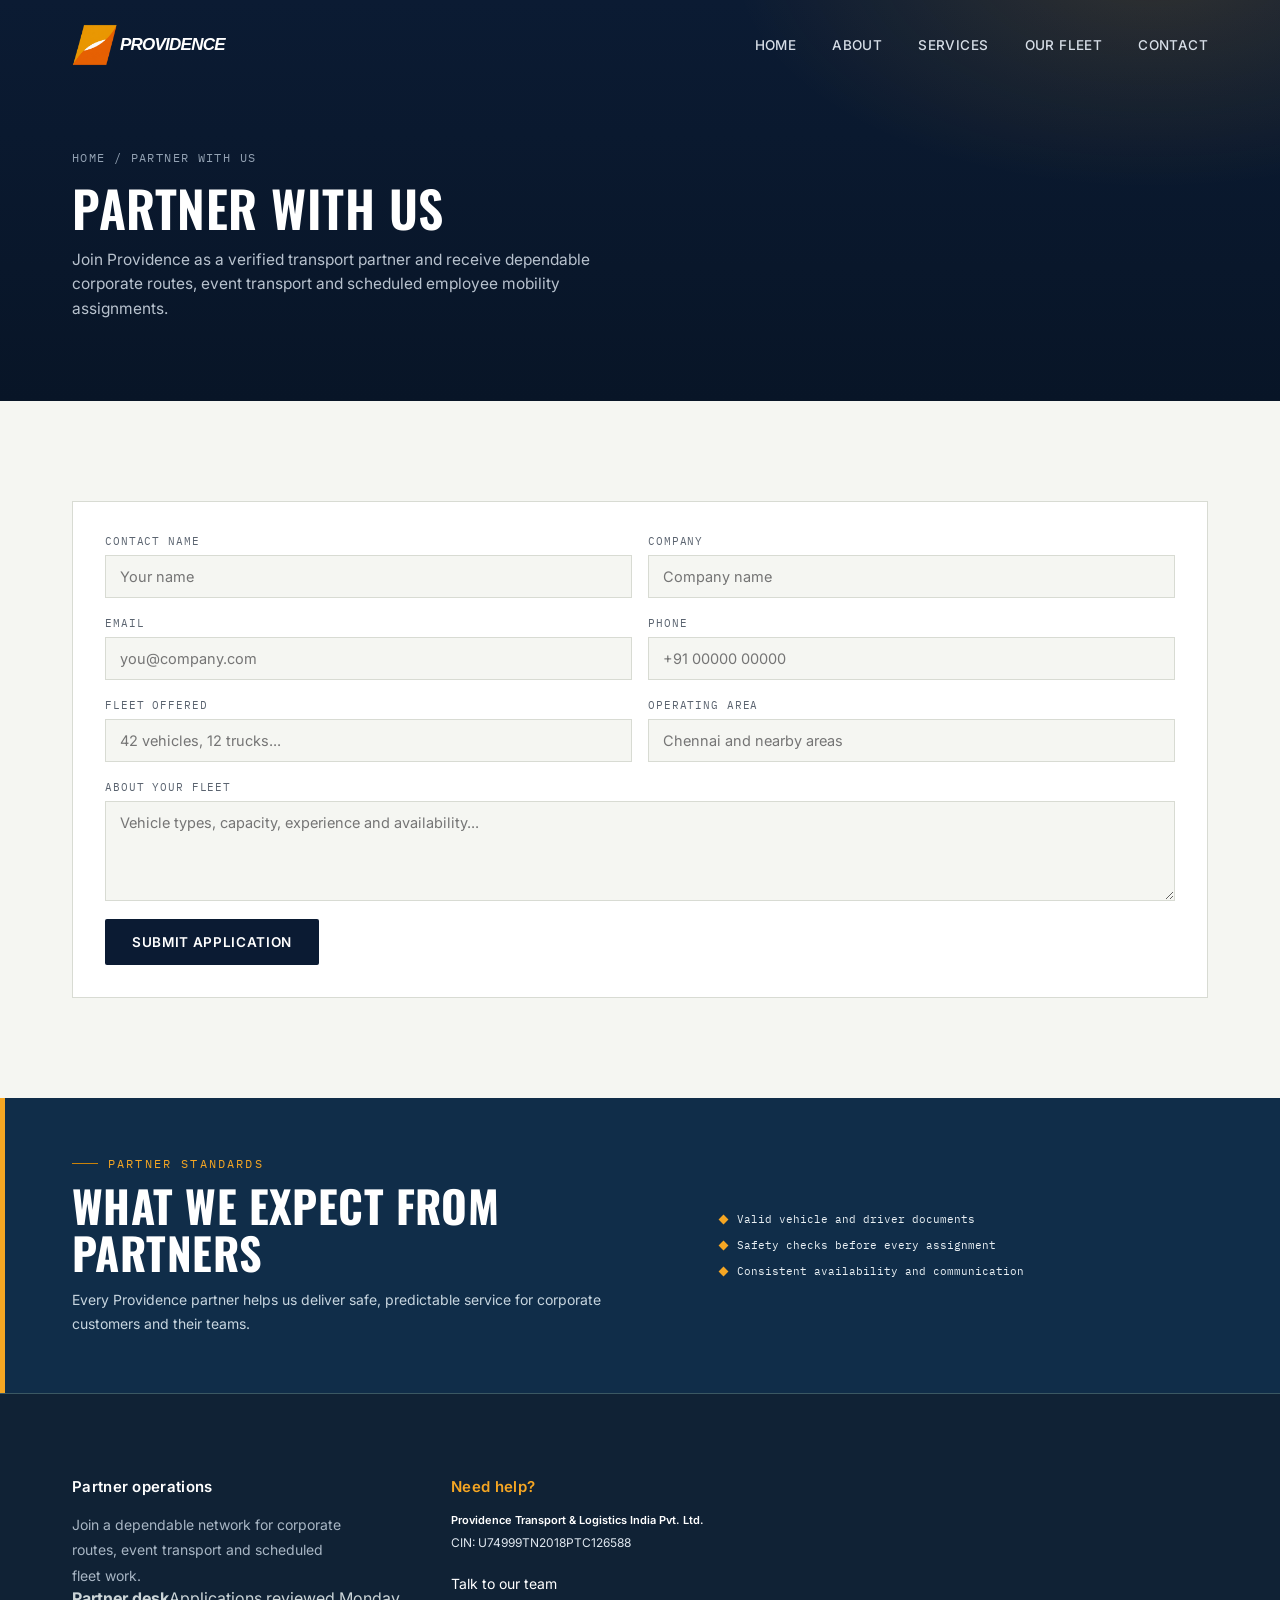
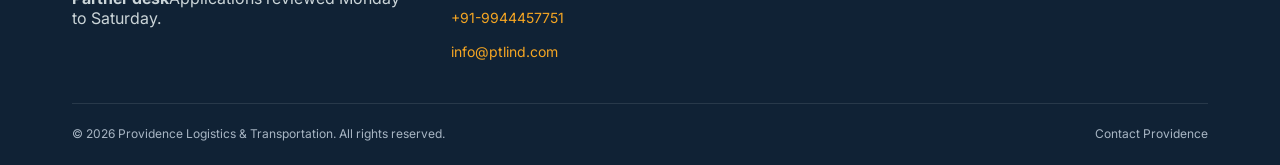
<file: vendor-enquiries.html>
<!DOCTYPE html>
<html lang="en">
<head>
<meta charset="UTF-8">
<meta name="viewport" content="width=device-width, initial-scale=1.0">
<title>Partner With Us | Providence Logistics</title>
<meta name="description" content="Apply to become a Providence transport partner.">
<link rel="icon" type="image/png" href="images/image.png">
<link rel="preconnect" href="https://fonts.googleapis.com">
<link rel="preconnect" href="https://fonts.gstatic.com" crossorigin>
<link href="https://fonts.googleapis.com/css2?family=Barlow+Condensed:wght@400;500;600;700&family=Space+Grotesk:wght@400;500;600;700&family=Space+Mono:wght@400;700&display=swap" rel="stylesheet">
<link rel="stylesheet" href="css/style.css">
</head>
<body>
<header class="site-nav" id="siteNav"><div class="wrap"><a href="index.html" class="brand"><img class="brand-logo" src="images/image.png" alt="Providence"><span class="brand-text"><b>Providence</b></span></a><button class="burger" id="burger" aria-label="Toggle menu" aria-expanded="false"><span></span><span></span><span></span></button><nav class="primary" id="primaryNav"><a href="index.html" class="nav-link">Home</a><a href="about.html" class="nav-link">About</a><a href="services.html" class="nav-link">Services</a><a href="fleet.html" class="nav-link">Our Fleet</a><a href="contact.html" class="nav-link">Contact</a></nav></div></header>
<main>
<section class="page-hero"><div class="wrap"><div class="breadcrumb"><a href="index.html">Home</a> / Partner With Us</div><h1>Partner With Us</h1><p>Join Providence as a verified transport partner and receive dependable corporate routes, event transport and scheduled employee mobility assignments.</p></div></section>
<section><div class="wrap"><form class="quote vendor-form reveal" id="vendorForm" novalidate>
<div class="form-row"><div class="field" data-field="vendorName"><label for="v-name">Contact Name</label><input id="v-name" name="vendorName" type="text" placeholder="Your name" required><span class="err">Please enter your name.</span></div><div class="field" data-field="company"><label for="v-company">Company</label><input id="v-company" name="company" type="text" placeholder="Company name" required><span class="err">Please enter your company.</span></div></div>
<div class="form-row"><div class="field" data-field="email"><label for="v-email">Email</label><input id="v-email" name="email" type="email" placeholder="you@company.com" required><span class="err">Enter a valid email address.</span></div><div class="field" data-field="phone"><label for="v-phone">Phone</label><input id="v-phone" name="phone" type="tel" placeholder="+91 00000 00000" required><span class="err">Please enter a phone number.</span></div></div>
<div class="form-row"><div class="field" data-field="fleet"><label for="v-fleet">Fleet Offered</label><input id="v-fleet" name="fleet" type="text" placeholder="42 vehicles, 12 trucks..." required><span class="err">Please describe your fleet.</span></div><div class="field" data-field="location"><label for="v-location">Operating Area</label><input id="v-location" name="location" type="text" placeholder="Chennai and nearby areas" required><span class="err">Please enter your operating area.</span></div></div>
<div class="field" data-field="message"><label for="v-message">About Your Fleet</label><textarea id="v-message" name="message" placeholder="Vehicle types, capacity, experience and availability..." required></textarea><span class="err">Please tell us about your fleet.</span></div>
<div class="submit-row"><button type="submit" class="btn btn-dark">Submit Application</button><span class="form-msg" id="vendorFormMsg"><svg width="16" height="16" viewBox="0 0 24 24" fill="none" stroke="currentColor" stroke-width="2"><path d="M20 6L9 17l-5-5"/></svg>Application received &mdash; our partner team will follow up.</span></div>
</form></div></section>
</main>
<section class="partner-callout"><div class="wrap"><div class="partner-callout-copy"><div class="eyebrow">Partner Standards</div><h2>What we expect from partners</h2><p>Every Providence partner helps us deliver safe, predictable service for corporate customers and their teams.</p></div><div class="partner-rules"><span>Valid vehicle and driver documents</span><span>Safety checks before every assignment</span><span>Consistent availability and communication</span></div></div></section>
<footer><div class="wrap"><div class="foot-grid"><div><h4>Partner operations</h4><p class="footer-copy">Join a dependable network for corporate routes, event transport and scheduled fleet work.</p><div class="foot-note"><strong>Partner desk</strong><span>Applications reviewed Monday to Saturday.</span></div></div><div><h4>Need help?</h4><p class="footer-company"><strong>Providence Transport &amp; Logistics India Pvt. Ltd.</strong>CIN: U74999TN2018PTC126588</p><ul><li><a href="contact.html">Talk to our team</a></li><li>+91-9944457751</li><li><a href="mailto:info@ptlind.com">info@ptlind.com</a></li></ul></div></div><div class="foot-bottom"><span>&copy; 2026 Providence Logistics &amp; Transportation. All rights reserved.</span><a href="contact.html">Contact Providence</a></div></div></footer>
<script src="js/main.js"></script>
</body>
</html>
</file>
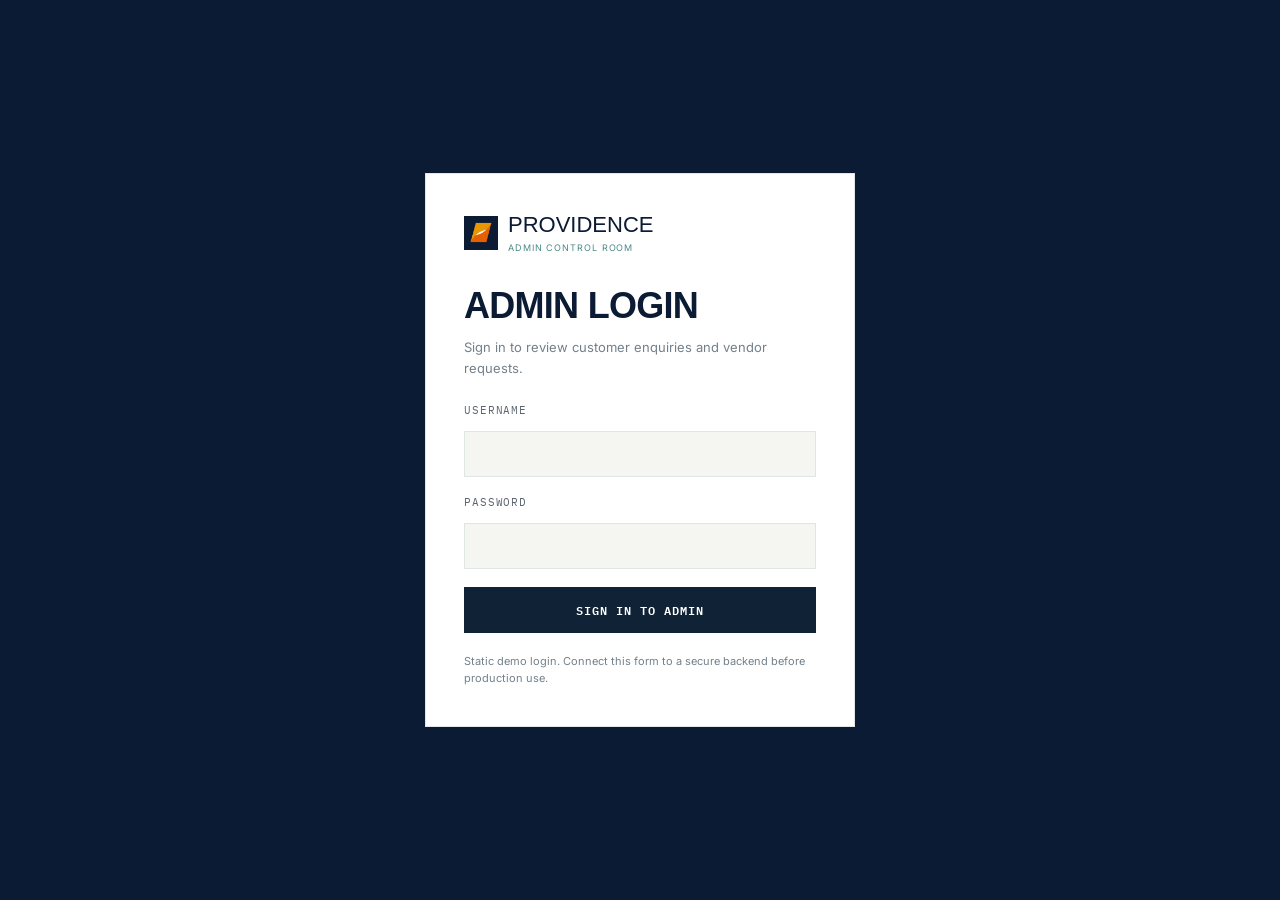
<file: admin/approved-vendors.html>
<!doctype html>
<html lang="en"><head><meta charset="UTF-8"><meta name="viewport" content="width=device-width,initial-scale=1"><title>Approved Vendors | Providence Admin</title><link rel="icon" type="image/png" href="../images/image.png"><link rel="stylesheet" href="../css/style.css"><link rel="stylesheet" href="admin.css"></head>
<body class="admin-body"><div class="admin-layout"><aside class="sidebar"><a class="brand" href="../index.html"><img src="../images/image.png" alt="Providence"><span><strong>Providence</strong><small>Admin Control Room</small></span></a><nav class="admin-nav"><a href="index.html">Dashboard</a><a href="enquiries.html">Enquiries</a><a href="vendors.html">Vendor Requests</a><a href="clients.html">Clients</a><a class="active" href="approved-vendors.html">Vendors</a><a href="rejected.html">Rejected</a><a href="../index.html">View Website</a></nav></aside><main class="content"><header class="topbar"><div><div class="kicker">Partner network</div><h1>Vendors</h1><p>Vendor requests approved by the operations team.</p></div></header><section class="panel"><div class="panel-head"><h2>Approved vendors</h2></div><div class="table-wrap"><table class="requests" data-request-table="approved-vendors"><thead><tr><th>Vendor</th><th>Fleet offered</th><th>Location</th><th>Received</th><th>Status</th><th>Destination</th></tr></thead><tbody></tbody></table></div></section></main></div><script src="admin.js"></script></body></html>
</file>
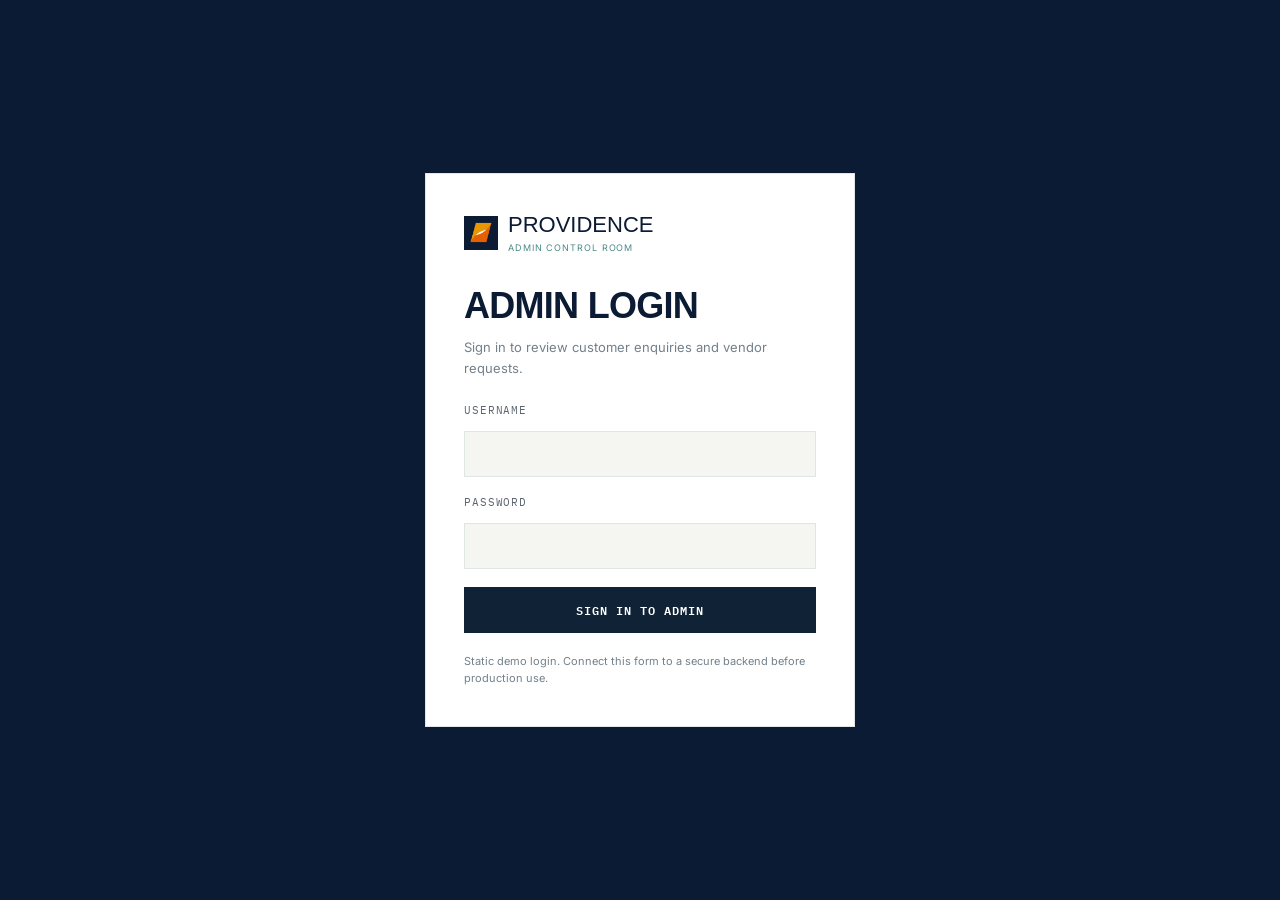
<file: admin/clients.html>
<!doctype html>
<html lang="en"><head><meta charset="UTF-8"><meta name="viewport" content="width=device-width,initial-scale=1"><title>Clients | Providence Admin</title><link rel="icon" type="image/png" href="../images/image.png"><link rel="stylesheet" href="../css/style.css"><link rel="stylesheet" href="admin.css"></head>
<body class="admin-body"><div class="admin-layout"><aside class="sidebar"><a class="brand" href="../index.html"><img src="../images/image.png" alt="Providence"><span><strong>Providence</strong><small>Admin Control Room</small></span></a><nav class="admin-nav"><a href="index.html">Dashboard</a><a href="enquiries.html">Enquiries</a><a href="vendors.html">Vendor Requests</a><a class="active" href="clients.html">Clients</a><a href="approved-vendors.html">Vendors</a><a href="rejected.html">Rejected</a><a href="../index.html">View Website</a></nav></aside><main class="content"><header class="topbar"><div><div class="kicker">Approved customers</div><h1>Clients</h1><p>Customer enquiries approved by the operations team.</p></div></header><section class="panel"><div class="panel-head"><h2>Approved clients</h2></div><div class="table-wrap"><table class="requests" data-request-table="clients"><thead><tr><th>Client</th><th>Service</th><th>Location</th><th>Received</th><th>Status</th><th>Destination</th></tr></thead><tbody></tbody></table></div></section></main></div><script src="admin.js"></script></body></html>
</file>
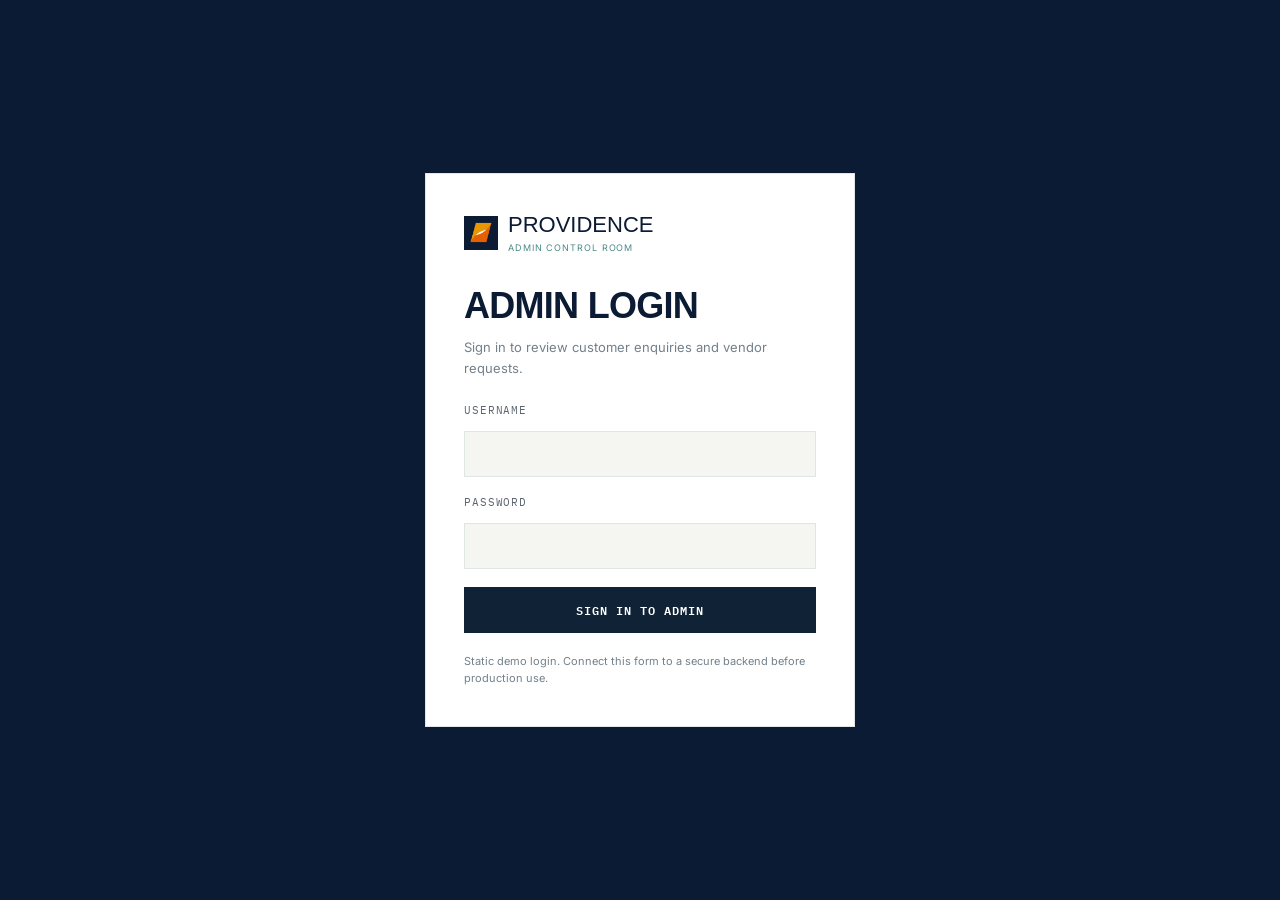
<file: admin/enquiries.html>
<!doctype html>
<html lang="en"><head><meta charset="UTF-8"><meta name="viewport" content="width=device-width,initial-scale=1"><title>Customer Enquiries | Providence Admin</title><link rel="icon" type="image/png" href="../images/image.png"><link rel="stylesheet" href="../css/style.css"><link rel="stylesheet" href="admin.css"></head>
<body class="admin-body"><div class="admin-layout"><aside class="sidebar"><a class="brand" href="../index.html"><img src="../images/image.png" alt="Providence"><span><strong>Providence</strong><small>Admin Control Room</small></span></a><nav class="admin-nav"><a href="index.html">Dashboard</a><a class="active" href="enquiries.html">Enquiries</a><a href="vendors.html">Vendor Requests</a><a href="clients.html">Clients</a><a href="approved-vendors.html">Vendors</a><a href="rejected.html">Rejected</a><a href="../index.html">View Website</a></nav></aside><main class="content"><header class="topbar"><div><div class="kicker">Customer requests</div><h1>Enquiries</h1><p>Approve enquiries to move them into the Clients page.</p></div></header><section class="panel"><div class="panel-head"><div><h2>Pending enquiries</h2><p>Green tick approves. Red cross rejects.</p></div><strong data-count>0</strong></div><div class="table-wrap"><table class="requests" data-request-table="enquiries"><thead><tr><th>Requester</th><th>Service</th><th>Location</th><th>Received</th><th>Status</th><th>Action</th></tr></thead><tbody></tbody></table></div></section></main></div><script src="admin.js"></script></body></html>
</file>
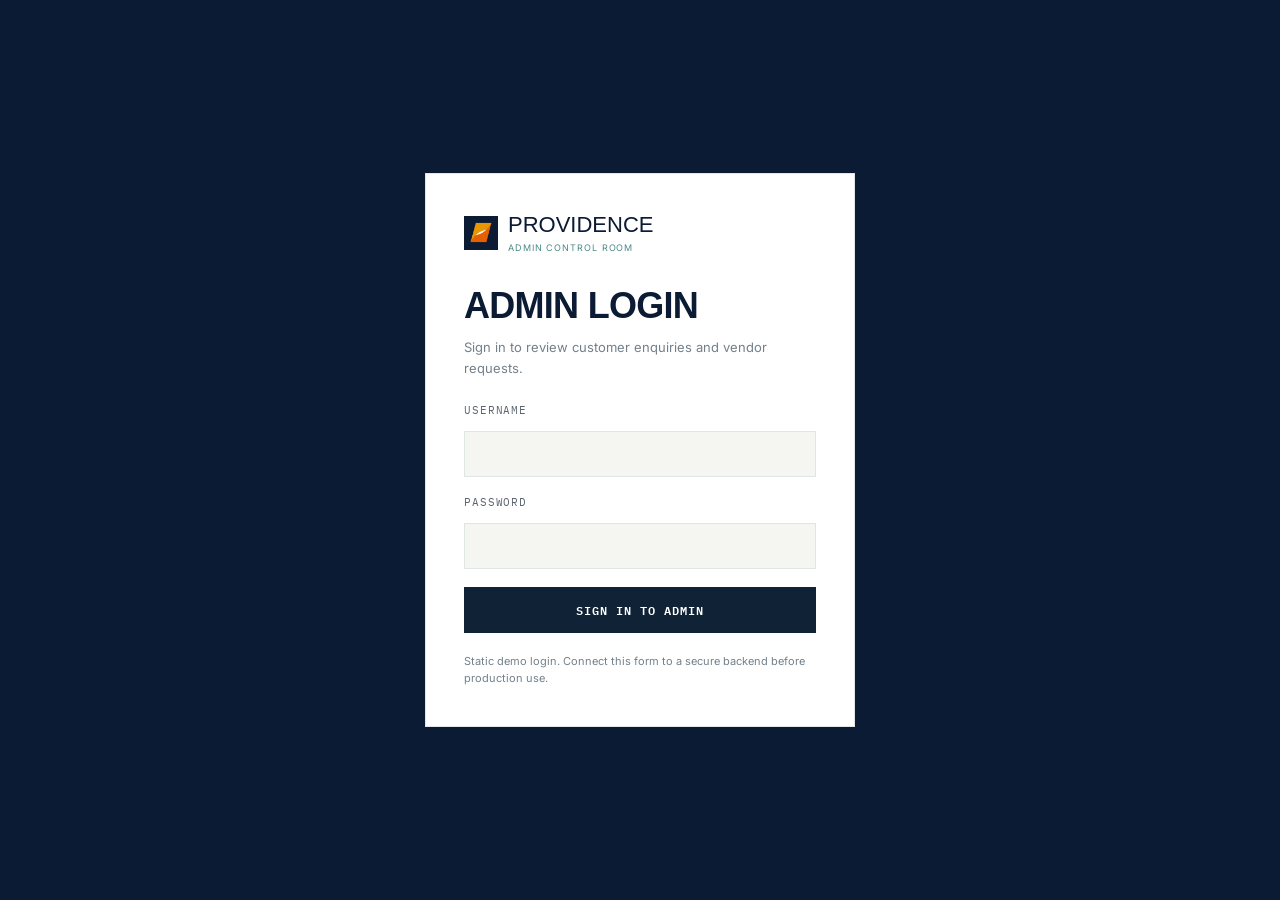
<file: admin/login.html>
<!doctype html>
<html lang="en"><head><meta charset="UTF-8"><meta name="viewport" content="width=device-width,initial-scale=1"><title>Admin Login | Providence</title><link rel="icon" type="image/png" href="../images/image.png"><link rel="stylesheet" href="../css/style.css"><link rel="stylesheet" href="admin.css"></head>
<body class="login-page"><main class="login-shell"><div class="login-brand"><img src="../images/image.png" alt="Providence"><span><strong>Providence</strong><small>Admin Control Room</small></span></div><h1>Admin Login</h1><p>Sign in to review customer enquiries and vendor requests.</p><form id="adminLogin"><div class="login-field"><label for="username">Username</label><input id="username" name="username" type="text" autocomplete="username" required></div><div class="login-field"><label for="password">Password</label><input id="password" name="password" type="password" autocomplete="current-password" required></div><p class="login-error" id="loginError" role="alert">Invalid username or password.</p><button class="login-submit" type="submit">Sign in to admin</button></form><p class="login-note">Static demo login. Connect this form to a secure backend before production use.</p></main><script src="login.js"></script></body></html>
</file>
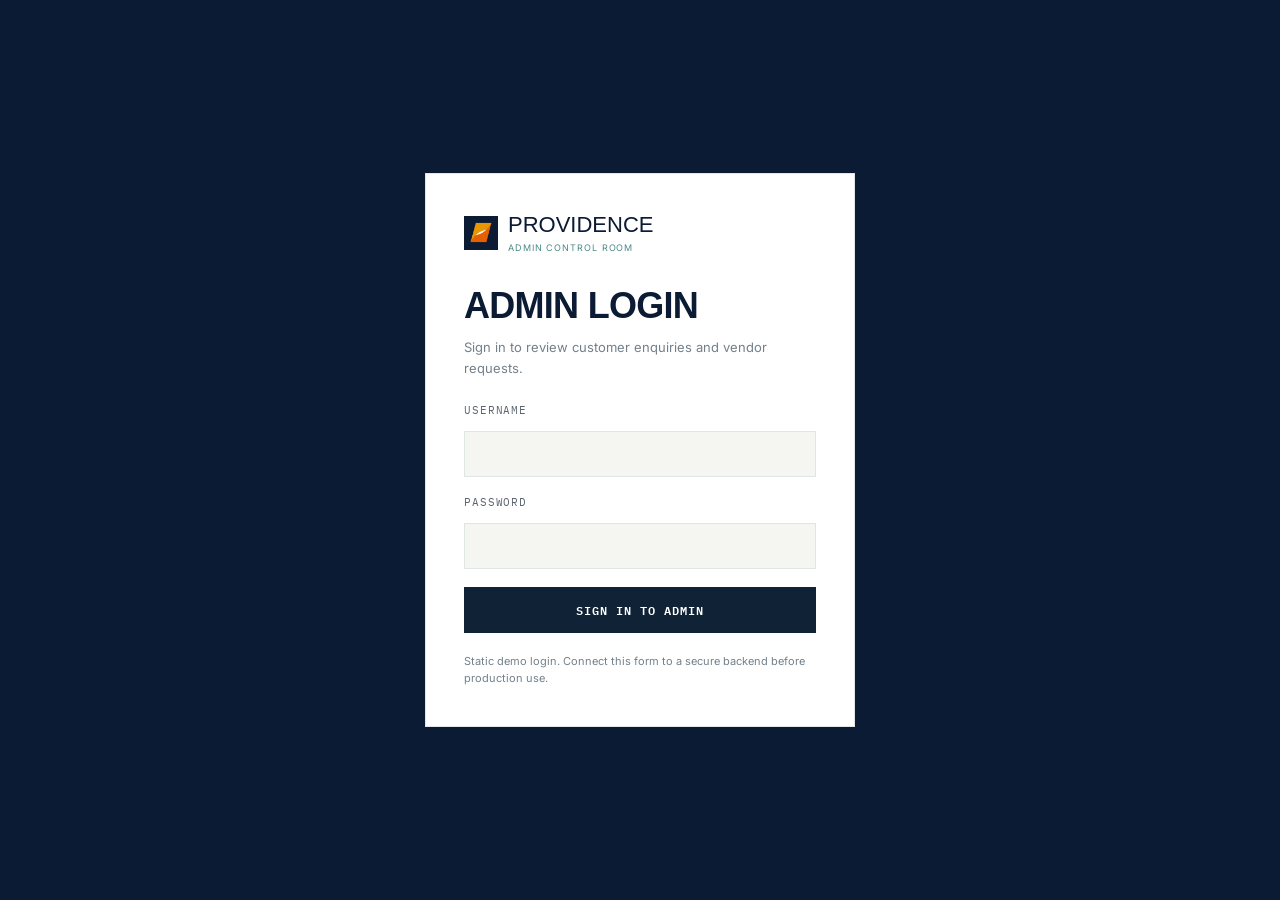
<file: admin/rejected.html>
<!doctype html>
<html lang="en"><head><meta charset="UTF-8"><meta name="viewport" content="width=device-width,initial-scale=1"><title>Rejected Requests | Providence Admin</title><link rel="icon" type="image/png" href="../images/image.png"><link rel="stylesheet" href="../css/style.css"><link rel="stylesheet" href="admin.css"></head>
<body class="admin-body"><div class="admin-layout"><aside class="sidebar"><a class="brand" href="../index.html"><img src="../images/image.png" alt="Providence"><span><strong>Providence</strong><small>Admin Control Room</small></span></a><nav class="admin-nav"><a href="index.html">Dashboard</a><a href="enquiries.html">Enquiries</a><a href="vendors.html">Vendor Requests</a><a href="clients.html">Clients</a><a href="approved-vendors.html">Vendors</a><a class="active" href="rejected.html">Rejected</a><a href="../index.html">View Website</a></nav></aside><main class="content"><header class="topbar"><div><div class="kicker">Request archive</div><h1>Rejected</h1><p>Customer and vendor requests that were declined.</p></div></header><section class="panel"><div class="panel-head"><h2>Rejected requests</h2></div><div class="table-wrap"><table class="requests" data-rejected-table><thead><tr><th>Requester</th><th>Request type</th><th>Service or fleet</th><th>Location</th><th>Status</th></tr></thead><tbody></tbody></table></div></section></main></div><script src="admin.js"></script></body></html>
</file>
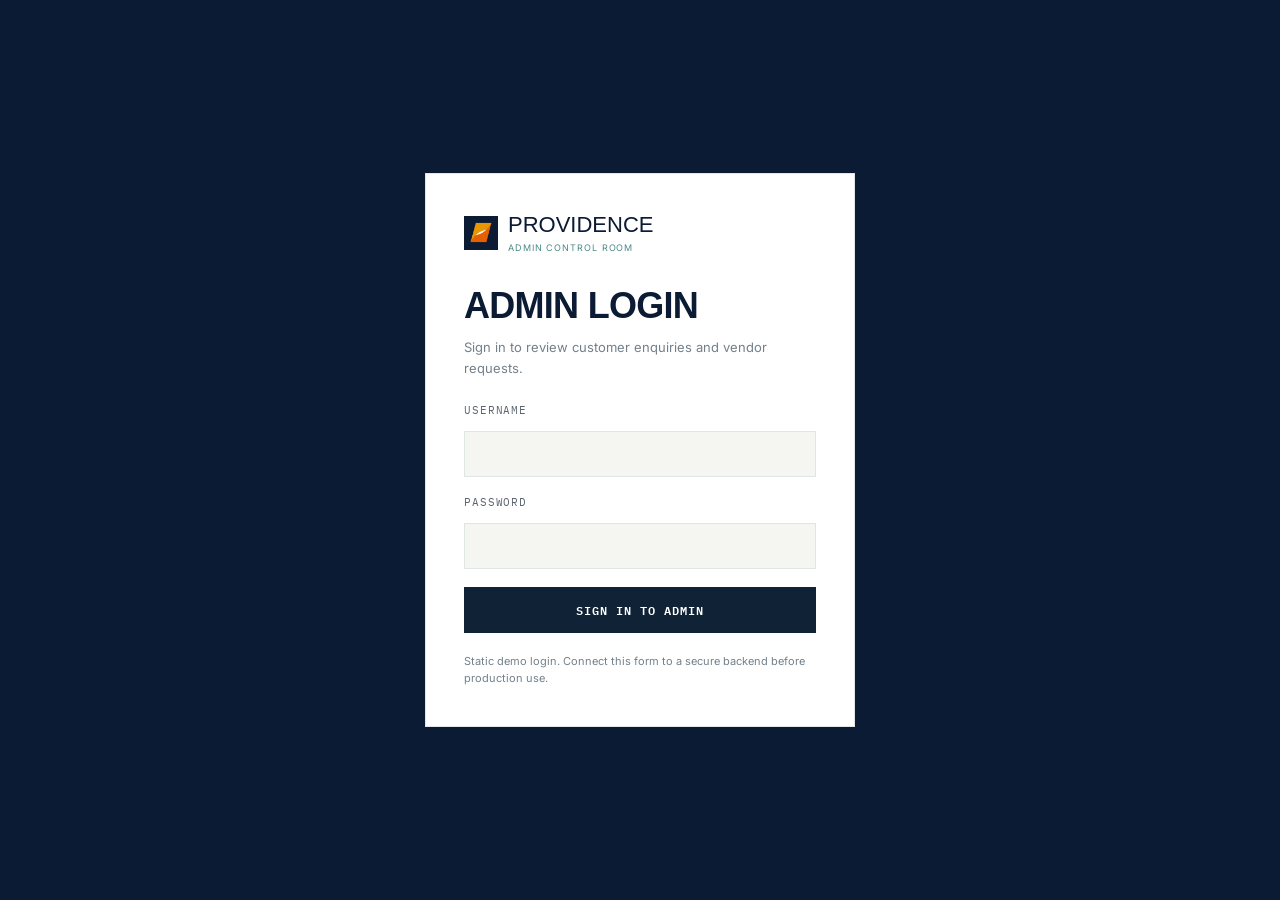
<file: admin/vendors.html>
<!doctype html>
<html lang="en"><head><meta charset="UTF-8"><meta name="viewport" content="width=device-width,initial-scale=1"><title>Vendor Requests | Providence Admin</title><link rel="icon" type="image/png" href="../images/image.png"><link rel="stylesheet" href="../css/style.css"><link rel="stylesheet" href="admin.css"></head>
<body class="admin-body"><div class="admin-layout"><aside class="sidebar"><a class="brand" href="../index.html"><img src="../images/image.png" alt="Providence"><span><strong>Providence</strong><small>Admin Control Room</small></span></a><nav class="admin-nav"><a href="index.html">Dashboard</a><a href="enquiries.html">Enquiries</a><a class="active" href="vendors.html">Vendor Requests</a><a href="clients.html">Clients</a><a href="approved-vendors.html">Vendors</a><a href="rejected.html">Rejected</a><a href="../index.html">View Website</a></nav></aside><main class="content"><header class="topbar"><div><div class="kicker">Partner network</div><h1>Vendor Requests</h1><p>Approve vendor applications to move them into the Vendors page.</p></div></header><section class="panel"><div class="panel-head"><div><h2>Pending vendor requests</h2><p>Green tick approves. Red cross rejects.</p></div><strong data-count>0</strong></div><div class="table-wrap"><table class="requests" data-request-table="vendors"><thead><tr><th>Vendor</th><th>Fleet offered</th><th>Location</th><th>Received</th><th>Status</th><th>Action</th></tr></thead><tbody></tbody></table></div></section></main></div><script src="admin.js"></script></body></html>
</file>
<file: css/style.css>
@import url('https://fonts.googleapis.com/css2?family=IBM+Plex+Mono:wght@400;500;600;700&family=Inter:wght@400;500;600;700&family=Oswald:wght@400;500;600;700&display=swap');
:root{
    --ink:#0B1B33;
    --ink-2:#081527;
    --paper:#F5F6F2;
    --paper-2:#ECEEE8;
    --amber:#F5A623;
    --amber-dark:#C9820A;
    --steel:#46607A;
    --steel-light:#7C93A8;
    --line:#D8DBD3;
    --line-dark:#25344A;
    --ok:#2E7D4F;
    --text:#171A1E;
    --text-mute:#5B6470;
    --radius:2px;
    --maxw:1200px;
    --ease:cubic-bezier(.16,.84,.44,1);
  }

  *,*::before,*::after{box-sizing:border-box;}
  html{scroll-behavior:smooth;}
  @media (prefers-reduced-motion: reduce){
    html{scroll-behavior:auto;}
    *,*::before,*::after{animation-duration:0.001ms !important;animation-iteration-count:1 !important;transition-duration:0.001ms !important;scroll-behavior:auto !important;}
  }
  body{
    margin:0;
    font-family:'Inter',sans-serif;
    color:var(--text);
    background:var(--paper);
    -webkit-font-smoothing:antialiased;
    overflow-x:hidden;
  }
  h1,h2,h3,.display{
    font-family:'Oswald',sans-serif;
    text-transform:uppercase;
    letter-spacing:0.01em;
    line-height:1.05;
    margin:0;
  }
  .mono{font-family:'IBM Plex Mono',monospace;}
  a{color:inherit;text-decoration:none;}
  img{max-width:100%;display:block;}
  button{font-family:inherit;}
  ::selection{background:var(--amber);color:var(--ink);}
  :focus-visible{outline:2px solid var(--amber);outline-offset:3px;}

  .preloader{
    position:fixed;inset:0;z-index:2000;background:var(--ink);
    display:flex;flex-direction:column;align-items:center;justify-content:center;gap:22px;
    transition:opacity .45s var(--ease),visibility .45s var(--ease);
    cursor:pointer;
  }
  .preloader.is-hidden{opacity:0;visibility:hidden;pointer-events:none;}
  .preloader-line{width:120px;height:2px;background:rgba(245,166,35,.2);overflow:hidden;}
  .preloader-line::after{
    content:"";display:block;width:var(--load-progress, 8%);height:100%;background:var(--amber);
    transition:width .25s var(--ease);
  }
  @media (prefers-reduced-motion: reduce){.preloader-line::after{transition:none;}}

  .wrap{max-width:var(--maxw);margin:0 auto;padding:0 32px;}
  @media (max-width:640px){.wrap{padding:0 20px;}}

  .eyebrow{
    font-family:'IBM Plex Mono',monospace;
    font-size:12px;
    letter-spacing:0.18em;
    text-transform:uppercase;
    color:var(--amber-dark);
    display:flex;
    align-items:center;
    gap:10px;
    margin-bottom:14px;
  }
  .eyebrow::before{content:"";width:26px;height:1px;background:var(--amber-dark);display:inline-block;}

  /* ---------- perforation divider (ticket / waybill tear edge) ---------- */
  .perf{
    height:18px;
    background-image:radial-gradient(circle at 10px 9px, var(--paper) 5px, transparent 5.5px);
    background-size:20px 18px;
    background-repeat:repeat-x;
    background-color:var(--line);
    position:relative;
  }
  .perf.on-dark{background-color:var(--ink-2);}
  .section-panel{background:var(--paper);}
  .section-panel.dark{background:var(--ink);color:#EDEFEC;}
  .section-panel.dark .text-mute{color:#9FADBE;}

  /* ================= NAV ================= */
  header.site-nav{
    position:fixed;top:0;left:0;right:0;z-index:1000;
    padding:22px 0;
    transition:padding .35s var(--ease), background .35s var(--ease), box-shadow .35s var(--ease);
  }
  header.site-nav .wrap{display:flex;align-items:center;justify-content:space-between;}
  header.site-nav.scrolled{
    padding:12px 0;
    background:rgba(11,27,51,0.96);
    backdrop-filter:blur(6px);
    box-shadow:0 6px 24px rgba(0,0,0,.18);
  }
  .brand{display:flex;align-items:center;gap:2px;color:#fff;}
  .brand-mark{
    width:38px;height:38px;background:var(--ink) url('../images/image.png') center/contain no-repeat;border:1.5px solid var(--amber);
    display:flex;align-items:center;justify-content:center;
    font-size:0;
    flex-shrink:0;
  }
  .brand-logo{width:38px;height:38px;object-fit:contain;flex-shrink:0;}
  header.site-nav .brand-logo{width:46px;height:46px;padding:0;border:none;box-shadow:none;outline:none;}
  .brand-text{display:flex;flex-direction:column;line-height:1.1;}
  .brand-text b{font-family:'Arial Black','Arial',sans-serif;font-size:17px;font-style:italic;font-weight:900;letter-spacing:-.045em;text-transform:uppercase;}
  .brand-text span{font-family:'IBM Plex Mono';font-size:9.5px;letter-spacing:.16em;color:var(--amber);text-transform:uppercase;}

  nav.primary{display:flex;align-items:center;gap:36px;}
  nav.primary a{
    color:#D7DEE7;font-size:13.5px;letter-spacing:.03em;text-transform:uppercase;
    font-weight:500;position:relative;padding:4px 0;
  }
  nav.primary a::after{
    content:"";position:absolute;left:0;bottom:-2px;width:0;height:2px;background:var(--amber);
    transition:width .25s var(--ease);
  }
  nav.primary a:hover::after,nav.primary a.active::after{width:100%;}
  nav.primary a.active{color:#fff;}
  .nav-cta{
    min-width:154px;text-align:center;border:1px solid var(--amber);color:var(--amber) !important;padding:9px 18px;
    font-size:12.5px !important;letter-spacing:.08em !important;
  }
  .nav-cta::after{display:none;}
  .nav-cta:hover{background:var(--amber);color:var(--ink) !important;}
  .nav-partner{border-color:rgba(215,222,231,.65);color:#D7DEE7 !important;}
  .nav-partner:hover{background:#D7DEE7;color:var(--ink) !important;}

  .burger{display:none;background:none;border:none;cursor:pointer;padding:6px;z-index:1100;}
  .burger span{display:block;width:24px;height:2px;background:#fff;margin:5px 0;transition:transform .3s var(--ease), opacity .3s var(--ease);}
  .burger.open span:nth-child(1){transform:translateY(7px) rotate(45deg);}
  .burger.open span:nth-child(2){opacity:0;}
  .burger.open span:nth-child(3){transform:translateY(-7px) rotate(-45deg);}

  @media (max-width:900px){
    nav.primary{
      position:fixed;top:0;right:0;height:100vh;width:min(320px,80vw);
      background:var(--ink-2);flex-direction:column;justify-content:center;align-items:flex-start;
      padding:40px;gap:26px;transform:translateX(100%);transition:transform .4s var(--ease);
      box-shadow:-10px 0 40px rgba(0,0,0,.3);
    }
    nav.primary.open{transform:translateX(0);}
    .burger{display:block;}
  }

  /* ================= HERO ================= */
  .hero{
    position:relative;background:var(--ink);color:#fff;
    padding:170px 0 0;overflow:hidden;
  }
  .hero::before{
    content:"";position:absolute;inset:0;
    background:
      radial-gradient(700px 400px at 85% -10%, rgba(245,166,35,.16), transparent 60%),
      linear-gradient(180deg, var(--ink) 0%, var(--ink-2) 100%);
    z-index:0;
  }
  .hero .wrap{position:relative;z-index:1;}
  .hero-grid{display:grid;grid-template-columns:1.05fr .95fr;gap:60px;align-items:center;padding-bottom:70px;}
  .hero-grid-single{grid-template-columns:1fr;}
  @media (max-width:980px){.hero-grid{grid-template-columns:1fr;gap:50px;}}
  .hero-visual{position:relative;min-height:0;background:transparent;overflow:hidden;clip-path:none;align-self:center;}
  .hero-visual img{display:block;width:100%;max-width:100%;height:auto;object-fit:contain;object-position:center;}
  @media (max-width:980px){.hero-visual{max-width:680px;width:100%;justify-self:center;}.hero-visual img{width:100%;}}

  .hero h1{font-size:clamp(38px,5.4vw,68px);color:#fff;font-weight:600;}
  .hero h1 em{font-style:normal;color:var(--amber);}
  .hero-sub{font-size:17px;color:#B8C2CE;max-width:480px;margin:22px 0 34px;line-height:1.6;}
  .btn-row{display:flex;gap:16px;flex-wrap:wrap;}
  .btn{
    display:inline-flex;align-items:center;gap:10px;
    padding:14px 26px;font-size:13.5px;letter-spacing:.05em;text-transform:uppercase;font-weight:600;
    border-radius:var(--radius);cursor:pointer;border:1px solid transparent;transition:all .25s var(--ease);
  }
  .btn-amber{background:var(--amber);color:var(--ink);}
  .btn-amber:hover{background:#fff;transform:translateY(-2px);}
  .btn-ghost{border-color:rgba(255,255,255,.35);color:#fff;}
  .btn-ghost:hover{border-color:#fff;background:rgba(255,255,255,.06);}
  .btn-dark{background:var(--ink);color:#fff;}
  .btn-dark:hover{background:var(--steel);}

  /* --- manifest tracker (signature element) --- */
  .manifest{
    background:rgba(255,255,255,.03);
    border:1px solid rgba(255,255,255,.14);
    border-radius:4px;padding:22px 22px 10px;backdrop-filter:blur(3px);
  }
  .manifest-head{display:flex;justify-content:space-between;align-items:center;margin-bottom:16px;}
  .manifest-head .mono{font-size:11px;letter-spacing:.14em;color:#93A2B3;text-transform:uppercase;}
  .status-pill{
    display:flex;align-items:center;gap:7px;background:rgba(46,125,79,.16);
    border:1px solid rgba(46,125,79,.5);color:#59D98C;font-size:11px;letter-spacing:.1em;
    padding:5px 10px;border-radius:20px;font-family:'IBM Plex Mono';text-transform:uppercase;
  }
  .status-pill .dot{width:6px;height:6px;border-radius:50%;background:#59D98C;animation:pulse 1.6s infinite;}
  @keyframes pulse{0%,100%{opacity:1;}50%{opacity:.25;}}

  .route-row{display:flex;justify-content:space-between;font-family:'IBM Plex Mono';font-size:12px;color:#D7DEE7;margin-bottom:6px;}
  .route-row span.city{font-size:14px;color:#fff;font-weight:500;}
  .route-svg{width:100%;height:70px;display:block;margin:6px 0 4px;}
  .route-path{fill:none;stroke:#33455E;stroke-width:2;}
  .route-path-fg{fill:none;stroke:var(--amber);stroke-width:2;stroke-dasharray:400;stroke-dashoffset:0;}
  @keyframes draw{to{stroke-dashoffset:0;}}
  .route-node{fill:#0B1B33;stroke:var(--amber);stroke-width:2;}
  .route-node.end{stroke:#59D98C;}
  .truck-icon{transform-box:fill-box;transform-origin:center;}

  .manifest-fields{display:grid;grid-template-columns:repeat(3,1fr);gap:0;border-top:1px dashed rgba(255,255,255,.16);margin-top:14px;}
  .manifest-fields div{padding:12px 0;border-right:1px dashed rgba(255,255,255,.16);}
  .manifest-fields div:last-child{border-right:none;}
  .manifest-fields label{display:block;font-family:'IBM Plex Mono';font-size:9.5px;letter-spacing:.12em;color:#7C8CA0;text-transform:uppercase;margin-bottom:4px;}
  .manifest-fields b{font-size:14px;color:#fff;font-weight:600;}
  @media (max-width:480px){.manifest-fields{grid-template-columns:1fr;}.manifest-fields div{border-right:none;border-bottom:1px dashed rgba(255,255,255,.16);}}

  /* ================= STATS ================= */
  .stats-strip{background:var(--ink-2);padding:0;}
  .stats-grid{display:grid;grid-template-columns:repeat(4,1fr);}
  @media (max-width:760px){.stats-grid{grid-template-columns:repeat(2,1fr);}}
  .stat{
    padding:38px 20px;text-align:center;border-right:1px solid rgba(255,255,255,.08);color:#fff;
  }
  .stat:last-child{border-right:none;}
  .stat .num{font-family:'Oswald';font-size:clamp(30px,3.6vw,44px);color:var(--amber);font-weight:600;}
  .stat .lbl{font-family:'IBM Plex Mono';font-size:11px;letter-spacing:.1em;text-transform:uppercase;color:#9FADBE;margin-top:6px;}

  /* ================= GENERIC SECTION ================= */
  section{padding:100px 0;}
  @media (max-width:760px){section{padding:70px 0;}}
  .section-head{max-width:640px;margin-bottom:56px;}
  .section-head h2{font-size:clamp(28px,3.6vw,42px);}
  .section-head p{color:var(--text-mute);font-size:16px;margin-top:16px;line-height:1.65;}

  /* ---------- ABOUT ---------- */
  .about-grid{display:grid;grid-template-columns:1fr 1fr;gap:70px;align-items:start;}
  @media (max-width:900px){.about-grid{grid-template-columns:1fr;gap:44px;}}
  .about-copy p{color:var(--text-mute);line-height:1.75;font-size:15.5px;margin-bottom:16px;}
  .pillars{display:flex;flex-direction:column;gap:0;}
  .pillar{padding:24px 0;border-top:1px solid var(--line);display:grid;grid-template-columns:70px 1fr;gap:18px;}
  .pillar:last-child{border-bottom:1px solid var(--line);}
  .pillar .tag{font-family:'IBM Plex Mono';font-size:12px;color:var(--amber-dark);letter-spacing:.08em;padding-top:3px;}
  .pillar h3{font-size:18px;margin-bottom:8px;}
  .pillar p{color:var(--text-mute);font-size:14.5px;line-height:1.6;margin:0;}

  /* ---------- SERVICES ---------- */
  .svc-grid{display:grid;grid-template-columns:repeat(3,minmax(0,1fr));gap:18px;}
  @media (max-width:980px){.svc-grid{grid-template-columns:repeat(2,minmax(0,1fr));}}
  @media (max-width:560px){.svc-grid{grid-template-columns:1fr;}}
  .svc-card{
    background:var(--paper);border:1px solid var(--line);padding:34px 26px;position:relative;overflow:hidden;
    transition:background .3s var(--ease);min-height:100%;
  }
  .svc-card::before{
    content:"";position:absolute;left:0;top:0;bottom:0;width:3px;background:var(--amber);
    transform:scaleY(0);transform-origin:bottom;transition:transform .35s var(--ease);
  }
  .svc-card:hover{background:#fff;}
  .svc-card:hover::before{transform:scaleY(1);}
  .svc-card .icon{width:38px;height:38px;color:var(--steel);margin-bottom:20px;transition:color .3s var(--ease);}
  .svc-card:hover .icon{color:var(--amber-dark);}
  .svc-card h3{font-size:16.5px;margin-bottom:10px;letter-spacing:0;}
  .svc-card p{font-size:13.8px;color:var(--text-mute);line-height:1.6;margin:0;}
  .svc-card .n{
    position:absolute;top:18px;right:20px;font-family:'IBM Plex Mono';font-size:11px;color:var(--line);
  }

  /* ---------- VEHICLE CATEGORIES ---------- */
  .vehicle-catalog{background:var(--paper-2);}
  .vehicle-filters{display:flex;gap:8px;flex-wrap:wrap;margin:-22px 0 28px;}
  .vehicle-filter{
    border:1px solid var(--line);background:var(--paper);color:var(--text-mute);
    padding:9px 15px;font-family:'IBM Plex Mono';font-size:11px;letter-spacing:.06em;
    text-transform:uppercase;cursor:pointer;transition:background .2s,color .2s,border-color .2s;
  }
  .vehicle-filter:hover,.vehicle-filter.active{background:var(--ink);border-color:var(--ink);color:var(--amber);}
  .vehicle-grid{display:grid;grid-template-columns:repeat(2,1fr);align-items:stretch;gap:18px;background:var(--paper-2);border:0;}
  @media (max-width:800px){.vehicle-grid{grid-template-columns:repeat(2,1fr);}}
  @media (max-width:560px){.vehicle-grid{grid-template-columns:1fr;}}
  .vehicle-card{display:flex;flex-direction:column;height:100%;background:var(--paper);border:1px solid var(--line);padding:34px 26px;min-height:100%;position:relative;overflow:hidden;transition:background .3s var(--ease);}
  .vehicle-card::before{content:"";position:absolute;left:0;top:0;bottom:0;width:3px;background:var(--amber);transform:scaleY(0);transform-origin:bottom;transition:transform .35s var(--ease);}
  .vehicle-card:hover,.vehicle-card:focus-within{background:#fff;}
  .vehicle-card:hover::before,.vehicle-card:focus-within::before{transform:scaleY(1);}
  .vehicle-card.is-hidden{display:none;}
  .vehicle-card img.vehicle-image{width:100%;height:210px;object-fit:contain;object-position:center;background:#f7f7f7;border:1px solid var(--line);margin-bottom:18px;display:block;padding:8px;box-sizing:border-box;}
  .vehicle-card .n{position:absolute;top:18px;right:20px;font-family:'IBM Plex Mono';font-size:11px;color:var(--line);}
  .vehicle-type{display:block;font-family:'Oswald',sans-serif;font-size:16.5px;font-weight:600;letter-spacing:0;text-transform:uppercase;color:var(--ink);line-height:1.05;margin-bottom:20px;}
  .vehicle-capacity{font-family:'IBM Plex Mono';font-size:10px;letter-spacing:.1em;text-transform:uppercase;color:var(--amber-dark);}
  .vehicle-name{font-size:18px;line-height:1.3;margin:8px 0 12px;color:var(--ink);font-weight:400;}
  .vehicle-card h3{font-size:16.5px;margin-bottom:10px;letter-spacing:0;font-weight:700;}
  .vehicle-card p{font-size:13.8px;color:var(--text-mute);line-height:1.6;margin:0 0 18px;}
  .vehicle-card ul{list-style:none;padding:0;margin:0 0 16px;}
  .vehicle-card li{font-family:'Inter',sans-serif;font-size:13.8px;line-height:1.6;color:var(--text-mute);font-weight:400;margin:0;}
  .vehicle-capacity{color:var(--steel);}
  .vehicle-details{margin-top:auto;padding-top:18px;border-top:1px solid var(--line);}
  .vehicle-details summary{color:var(--ink);cursor:pointer;font-family:'IBM Plex Mono',monospace;font-size:10px;letter-spacing:.06em;text-transform:uppercase;}
  .vehicle-details summary::marker{color:var(--amber-dark);}
  .vehicle-details p{margin:12px 0 8px;font-size:12.5px;}
  .vehicle-details strong{font-size:10px;line-height:1.5;color:var(--steel);font-weight:500;}
  .fleet-slides{display:grid;grid-template-columns:repeat(3,1fr);align-items:stretch;gap:18px;background:transparent;border:0;}
  .fleet-slide{display:contents;}
  .fleet-carousel-controls{display:none;}
  @media (max-width:800px){.fleet-slides{grid-template-columns:repeat(2,1fr);}}
  @media (max-width:560px){.fleet-slides{grid-template-columns:1fr;}}
  .fleet-empty{padding:30px;text-align:center;border:1px solid var(--line);background:var(--paper);color:var(--text-mute);font-family:'IBM Plex Mono';font-size:12px;text-transform:uppercase;letter-spacing:.06em;}

  /* ---------- PROCESS (real sequence -> numbers justified) ---------- */
  .process{position:relative;}
  .process-line{
    position:absolute;top:26px;left:0;right:0;height:1px;background:var(--line);
  }
  .process-steps{display:grid;grid-template-columns:repeat(5,1fr);gap:20px;position:relative;}
  @media (max-width:900px){.process-steps{grid-template-columns:repeat(2,1fr);} .process-line{display:none;}}
  @media (max-width:560px){.process-steps{grid-template-columns:1fr;}}
  .pstep{position:relative;padding-top:0;}
  .pstep .idx{
    width:52px;height:52px;border-radius:50%;background:var(--ink);color:var(--amber);
    display:flex;align-items:center;justify-content:center;font-family:'Oswald';font-size:18px;font-weight:600;
    margin-bottom:22px;position:relative;z-index:1;border:1px solid var(--ink);
  }
  .pstep h3{font-size:16px;margin-bottom:10px;}
  .pstep p{font-size:13.8px;color:var(--text-mute);line-height:1.6;}

  /* ---------- WHY US ---------- */
  .why-grid{display:grid;grid-template-columns:1.1fr 1fr;gap:60px;align-items:center;}
  @media (max-width:900px){.why-grid{grid-template-columns:1fr;gap:40px;}}
  .why-list{display:flex;flex-direction:column;gap:0;}
  .why-item{
    display:grid;grid-template-columns:34px 1fr;gap:16px;padding:22px 0;border-top:1px solid var(--line);
  }
  .why-item:last-child{border-bottom:1px solid var(--line);}
  .why-item svg{color:var(--amber-dark);width:22px;height:22px;margin-top:2px;}
  .why-item h3{font-size:16px;margin-bottom:6px;}
  .why-item p{font-size:14px;color:var(--text-mute);margin:0;line-height:1.6;}
  .why-visual{
    background:var(--ink);border-radius:4px;padding:34px;color:#fff;position:relative;overflow:hidden;
  }
  .why-visual .mono{color:#7C8CA0;font-size:11px;letter-spacing:.14em;text-transform:uppercase;}
  .gauge-row{display:flex;justify-content:space-between;align-items:flex-end;gap:14px;margin-top:26px;height:140px;}
  .gauge{flex:1;background:linear-gradient(180deg,var(--amber),var(--amber-dark));border-radius:2px 2px 0 0;position:relative;transform:scaleY(0);transform-origin:bottom;transition:transform 1.1s var(--ease);}
  .gauge span{position:absolute;bottom:-24px;left:0;right:0;text-align:center;font-family:'IBM Plex Mono';font-size:10px;color:#9FADBE;}

  /* ---------- CTA BANNER ---------- */
  .cta-banner{
    background:var(--ink);color:#fff;padding:64px 0;position:relative;overflow:hidden;
  }
  .cta-banner::before{content:"";position:absolute;inset:0;background:radial-gradient(600px 300px at 10% 50%, rgba(245,166,35,.14), transparent 60%);}
  .cta-inner{position:relative;z-index:1;display:flex;justify-content:space-between;align-items:center;gap:30px;flex-wrap:wrap;}
  .cta-inner h2{font-size:clamp(24px,3vw,34px);max-width:560px;}

  /* ---------- CONTACT ---------- */
  .contact-grid{display:grid;grid-template-columns:1fr 1.1fr;gap:60px;}
  @media (max-width:900px){.contact-grid{grid-template-columns:1fr;gap:40px;}}
  .info-card{border:1px solid var(--line);padding:32px;background:#fff;}
  .info-row{display:flex;gap:16px;padding:18px 0;border-top:1px solid var(--line);}
  .info-row:first-of-type{border-top:none;}
  .info-row svg{width:20px;height:20px;color:var(--amber);flex-shrink:0;margin-top:2px;}
  .info-row .lbl{font-family:'IBM Plex Mono';font-size:10.5px;letter-spacing:.1em;color:var(--text-mute);text-transform:uppercase;margin-bottom:4px;}
  .info-row b{font-size:15px;}

  form.quote{border:1px solid var(--line);background:#fff;padding:32px;}
  .form-row{display:grid;grid-template-columns:1fr 1fr;gap:16px;}
  @media (max-width:560px){.form-row{grid-template-columns:1fr;}}
  .field{margin-bottom:18px;display:flex;flex-direction:column;gap:7px;}
  .field label{font-family:'IBM Plex Mono';font-size:11px;letter-spacing:.08em;text-transform:uppercase;color:var(--text-mute);}
  .field input,.field select,.field textarea{
    border:1px solid var(--line);padding:12px 14px;font-size:14.5px;font-family:'Inter';background:var(--paper);
    transition:border-color .2s, background .2s;
  }
  .field input:focus,.field select:focus,.field textarea:focus{
    outline:none;border-color:var(--ink);background:#fff;
  }
  .field.invalid input,.field.invalid select,.field.invalid textarea{border-color:#C0392B;}
  .field .err{font-size:12px;color:#C0392B;display:none;}
  .field.invalid .err{display:block;}
  textarea{resize:vertical;min-height:100px;}
  .submit-row{display:flex;align-items:center;gap:18px;margin-top:6px;}
  .form-msg{font-size:13.5px;color:var(--ok);display:none;align-items:center;gap:8px;font-family:'IBM Plex Mono';}
  .form-msg.show{display:flex;}

  /* ================= ADMIN WORKSPACE ================= */
  .admin-body{background:#eef0ec;color:var(--text);}
  .admin-shell{min-height:100vh;display:grid;grid-template-columns:248px 1fr;}
  .admin-sidebar{background:var(--ink);color:#fff;padding:28px 18px;display:flex;flex-direction:column;}
  .admin-sidebar .brand{padding:0 10px 34px;border-bottom:1px solid rgba(255,255,255,.12);}
  .admin-sidebar .brand-mark{background:transparent;}
  .admin-nav{display:flex;flex-direction:column;gap:5px;margin-top:28px;}
  .admin-nav a{display:flex;align-items:center;gap:12px;padding:13px 12px;color:#aeb9c7;font-family:'IBM Plex Mono';font-size:11px;letter-spacing:.07em;text-transform:uppercase;border-left:2px solid transparent;transition:background .2s,color .2s,border-color .2s;}
  .admin-nav a:hover,.admin-nav a.active{background:rgba(245,166,35,.1);color:#fff;border-left-color:var(--amber);}
  .nav-count{margin-left:auto;color:var(--amber);font-size:9px;}
  .admin-nav svg{width:17px;height:17px;color:var(--amber);flex-shrink:0;}
  .admin-sidebar-foot{margin-top:auto;padding:18px 10px 0;border-top:1px solid rgba(255,255,255,.12);font-family:'IBM Plex Mono';font-size:10px;line-height:1.6;color:#7e8da0;text-transform:uppercase;letter-spacing:.06em;}
  .admin-main{min-width:0;padding:34px 42px 56px;}
  .admin-topbar{display:flex;align-items:flex-start;justify-content:space-between;gap:22px;margin-bottom:34px;}
  .admin-kicker{font-family:'IBM Plex Mono';font-size:11px;letter-spacing:.15em;text-transform:uppercase;color:var(--amber-dark);margin-bottom:10px;}
  .admin-topbar h1{font-size:clamp(28px,3.2vw,42px);color:var(--ink);}
  .admin-topbar p{margin:8px 0 0;color:var(--text-mute);font-size:14px;}
  .admin-user{display:flex;align-items:center;gap:11px;background:#fff;border:1px solid var(--line);padding:9px 12px;font-family:'IBM Plex Mono';font-size:11px;white-space:nowrap;}
  .admin-avatar{width:30px;height:30px;background:var(--amber);color:var(--ink);display:flex;align-items:center;justify-content:center;font-family:'Oswald';font-size:15px;}
  .admin-stats{display:grid;grid-template-columns:repeat(4,1fr);gap:14px;margin-bottom:28px;}
  .admin-stat{background:#fff;border:1px solid var(--line);padding:20px 20px 18px;position:relative;overflow:hidden;}
  .admin-stat::after{content:"";position:absolute;right:-14px;bottom:-23px;width:74px;height:74px;border:15px solid rgba(245,166,35,.15);border-radius:50%;}
  .admin-stat .label{font-family:'IBM Plex Mono';font-size:10px;letter-spacing:.1em;text-transform:uppercase;color:var(--text-mute);}
  .admin-stat strong{display:block;font-family:'Oswald';font-size:34px;color:var(--ink);margin-top:8px;}
  .admin-stat .trend{font-size:11px;color:var(--ok);font-family:'IBM Plex Mono';margin-top:4px;}
  .admin-grid{display:grid;grid-template-columns:minmax(0,1.45fr) minmax(280px,.8fr);gap:20px;align-items:start;}
  .admin-panel{background:#fff;border:1px solid var(--line);padding:22px;min-width:0;}
  .admin-panel-head{display:flex;align-items:flex-start;justify-content:space-between;gap:14px;margin-bottom:20px;}
  .admin-panel h2{font-size:19px;color:var(--ink);}
  .admin-panel .subhead{color:var(--text-mute);font-size:12px;margin:6px 0 0;}
  .admin-link{font-family:'IBM Plex Mono';font-size:10px;letter-spacing:.08em;text-transform:uppercase;color:var(--amber-dark);white-space:nowrap;}
  .admin-link:hover{text-decoration:underline;}
  .admin-table-wrap{overflow-x:auto;}
  .admin-table{width:100%;border-collapse:collapse;min-width:580px;}
  .admin-table th{text-align:left;padding:10px 12px;border-bottom:1px solid var(--line);font-family:'IBM Plex Mono';font-size:10px;letter-spacing:.08em;text-transform:uppercase;color:var(--text-mute);font-weight:500;}
  .admin-table td{padding:14px 12px;border-bottom:1px solid #edf0eb;font-size:13px;vertical-align:middle;}
  .admin-table tr:last-child td{border-bottom:0;}
  .admin-table .person{font-weight:600;color:var(--ink);}
  .admin-table .meta{display:block;color:var(--text-mute);font-size:11px;margin-top:3px;}
  .admin-body .panel{border:0;box-shadow:none;}
  .admin-body .table-wrap{overflow-x:auto;border:0;box-shadow:none;}
  .admin-body .requests{width:100%;min-width:680px;border:0;border-collapse:collapse;table-layout:auto;}
  .admin-body .requests th{border:0;border-bottom:1px solid var(--admin-line);padding:11px 14px;text-align:left;white-space:nowrap;}
  .admin-body .requests td{border:0;border-bottom:1px solid #edf0eb;padding:15px 14px;vertical-align:middle;}
  .admin-body .requests tr:last-child td{border-bottom:0;}
  .status{display:inline-flex;align-items:center;gap:6px;font-family:'IBM Plex Mono';font-size:10px;text-transform:uppercase;letter-spacing:.05em;padding:5px 8px;border:1px solid currentColor;}
  .status::before{content:"";width:5px;height:5px;border-radius:50%;background:currentColor;}
  .status.new{color:#b76a00;background:#fff7e8;}.status.progress{color:#34688e;background:#edf6fc;}.status.closed{color:var(--ok);background:#edf8f0;}.status.review{color:#8b5e20;background:#fff7e8;}
  .activity-list{display:flex;flex-direction:column;gap:0;}
  .activity-item{display:grid;grid-template-columns:34px 1fr;gap:12px;padding:14px 0;border-top:1px solid var(--line);}
  .activity-icon{width:30px;height:30px;background:#f5f1e8;color:var(--amber-dark);display:flex;align-items:center;justify-content:center;font-family:'Oswald';font-size:14px;}
  .activity-item p{font-size:12.5px;line-height:1.45;margin:0;color:var(--text);}.activity-item time{display:block;color:var(--text-mute);font-family:'IBM Plex Mono';font-size:10px;margin-top:4px;}
  .bar-chart{height:188px;display:flex;align-items:flex-end;gap:12px;padding:18px 4px 25px;border-bottom:1px solid var(--line);}
  .bar-col{height:100%;flex:1;display:flex;flex-direction:column;align-items:center;justify-content:flex-end;gap:8px;}
  .bar{width:100%;max-width:34px;background:var(--amber);min-height:8px;transition:height .5s var(--ease);}.bar-col:nth-child(even) .bar{background:var(--steel);}.bar-col span{font-family:'IBM Plex Mono';font-size:9px;color:var(--text-mute);}
  .admin-toolbar{display:flex;align-items:center;justify-content:space-between;gap:14px;flex-wrap:wrap;margin-bottom:20px;}
  .admin-filters{display:flex;gap:8px;flex-wrap:wrap;}
  .admin-filter{border:1px solid var(--line);background:#fff;color:var(--text-mute);padding:9px 12px;font-family:'IBM Plex Mono';font-size:10px;text-transform:uppercase;cursor:pointer;}.admin-filter.active,.admin-filter:hover{background:var(--ink);border-color:var(--ink);color:var(--amber);}
  .admin-search{border:1px solid var(--line);background:#fff;padding:10px 12px;width:220px;font:13px 'Inter';}.admin-search:focus{outline:0;border-color:var(--ink);}
  .admin-empty{display:none;padding:34px;text-align:center;color:var(--text-mute);font-family:'IBM Plex Mono';font-size:12px;}
  .login-page{min-height:100vh;background:var(--ink);display:grid;place-items:center;padding:24px;}
  .login-shell{width:min(430px,100%);background:#fff;padding:34px;border-top:4px solid var(--amber);}
  .login-brand{display:flex;align-items:center;gap:12px;margin-bottom:34px;}
  .login-brand img{width:48px;height:48px;object-fit:contain;background:var(--ink);padding:6px;}
  .login-brand strong{display:block;color:var(--ink);font:22px 'Oswald';text-transform:uppercase;}
  .login-brand small{display:block;color:var(--amber-dark);font-size:10px;letter-spacing:.1em;text-transform:uppercase;margin-top:4px;}
  .login-shell h1{color:var(--ink);font:32px 'Oswald';text-transform:uppercase;margin:0;}
  .login-shell p{color:var(--text-mute);font-size:14px;line-height:1.6;margin:10px 0 24px;}
  .login-field{display:flex;flex-direction:column;gap:7px;margin-bottom:16px;}
  .login-field label{color:var(--text-mute);font:10px 'IBM Plex Mono';letter-spacing:.08em;text-transform:uppercase;}
  .login-field input{border:1px solid var(--line);background:var(--paper);padding:13px;font:14px 'Inter';}
  .login-field input:focus{outline:2px solid var(--amber);outline-offset:1px;}
  .login-submit{width:100%;border:0;background:var(--amber);color:var(--ink);padding:14px;font:600 12px 'IBM Plex Mono';letter-spacing:.08em;text-transform:uppercase;cursor:pointer;}
  .login-submit:hover{background:var(--ink);color:var(--amber);}
  .login-error{display:none;color:#b33b35;font-size:12px;margin:0 0 14px;}
  .login-error.show{display:block;}
  .login-note{font-size:11px!important;margin:20px 0 0!important;color:var(--text-mute);}
  .admin-body{font-family:'Inter',sans-serif;background:radial-gradient(circle at 85% 10%,#f7ead4 0,transparent 28%),var(--paper);}
  .admin-body .admin-sidebar{background:linear-gradient(155deg,#101f37 0%,#071221 100%);box-shadow:12px 0 36px rgba(8,21,39,.12);}
  .admin-body .admin-sidebar .brand-mark,.admin-body .admin-sidebar .brand-logo{transition:transform .3s ease,box-shadow .3s ease;}
  .admin-body .admin-sidebar .brand:hover .brand-mark,.admin-body .admin-sidebar .brand:hover .brand-logo{transform:rotate(-5deg) scale(1.06);box-shadow:0 0 0 5px rgba(245,166,35,.18);}
  .admin-body .admin-nav a{border-radius:3px;transition:background .25s ease,color .25s ease,border-color .25s ease,transform .25s ease;}
  .admin-body .admin-nav a:hover,.admin-body .admin-nav a.active{transform:translateX(4px);box-shadow:inset 0 0 0 1px rgba(245,166,35,.17);}
  .admin-body .admin-main{animation:admin-in .55s ease both;}
  .admin-body .admin-stat,.admin-body .admin-panel{border-radius:6px;box-shadow:0 8px 24px rgba(11,27,51,.045);transition:transform .25s ease,box-shadow .25s ease,border-color .25s ease;}
  .admin-body .admin-stat:hover,.admin-body .admin-panel:hover{transform:translateY(-3px);box-shadow:0 14px 30px rgba(11,27,51,.1);border-color:#c8b98e;}
  .admin-body .admin-stat strong,.admin-body .admin-topbar h1,.admin-body .admin-panel h2{font-family:'Oswald',sans-serif;letter-spacing:.02em;}
  .admin-body .admin-stat strong{color:var(--amber-dark);}
  .admin-body .admin-filter,.admin-body .admin-search{font-family:'Inter',sans-serif;border-radius:3px;}
  .admin-body .admin-filter{transition:transform .2s ease,background .2s ease,color .2s ease;}
  .admin-body .admin-filter:hover,.admin-body .admin-filter.active{transform:translateY(-2px);}
  .admin-body .admin-table tbody tr{transition:background .2s ease,transform .2s ease;}
  .admin-body .admin-table tbody tr:hover{background:#fffaf0;transform:translateX(3px);}
  .admin-body .login-shell{border-radius:7px;box-shadow:0 24px 60px rgba(0,0,0,.24);}
  .admin-body .login-submit{border-radius:3px;transition:transform .2s ease,background .2s ease,box-shadow .2s ease;}
  .admin-body .login-submit:hover{transform:translateY(-2px);box-shadow:0 8px 18px rgba(245,166,35,.25);}
  @keyframes admin-in{from{opacity:0;transform:translateY(10px);}to{opacity:1;transform:translateY(0);}}
  .admin-body .sidebar{background:linear-gradient(155deg,#101f37 0%,#071221 100%);box-shadow:12px 0 36px rgba(8,21,39,.12);}
  .admin-body .sidebar .brand img{transition:transform .3s ease,box-shadow .3s ease;}
  .admin-body .sidebar .brand:hover img{transform:rotate(-5deg) scale(1.06);box-shadow:0 0 0 5px rgba(245,166,35,.18);}
  .admin-body .sidebar .admin-nav a{border-radius:3px;transition:background .25s ease,color .25s ease,border-color .25s ease,transform .25s ease;}
  .admin-body .sidebar .admin-nav a:hover,.admin-body .sidebar .admin-nav a.active{transform:translateX(4px);box-shadow:inset 0 0 0 1px rgba(245,166,35,.17);}
  .admin-body .content{animation:admin-in .55s ease both;}
  .admin-body .stat,.admin-body .panel{border-radius:6px;box-shadow:0 8px 24px rgba(11,27,51,.045);transition:transform .25s ease,box-shadow .25s ease,border-color .25s ease;}
  .admin-body .stat:hover,.admin-body .panel:hover{transform:translateY(-3px);box-shadow:0 14px 30px rgba(11,27,51,.1);border-color:#c8b98e;}
  .admin-body .summary .stat{isolation:isolate;position:relative;overflow:hidden;min-height:142px;background:#fff;}
  .admin-body .summary .stat::before{content:"";position:absolute;inset:0 0 auto;height:5px;background:var(--kpi-color);transform:scaleX(.35);transform-origin:left;animation:kpi-bar 2.6s ease-in-out infinite alternate;}
  .admin-body .summary .stat::after{content:"";position:absolute;width:120px;height:120px;right:-42px;bottom:-54px;border-radius:50%;background:var(--kpi-soft);box-shadow:0 0 0 14px var(--kpi-ring);animation:kpi-orbit 5s ease-in-out infinite;z-index:-1;}
  .admin-body .summary .stat:nth-child(1){--kpi-color:#f5a623;--kpi-soft:#fff0c7;--kpi-ring:#fff8e8;}
  .admin-body .summary .stat:nth-child(2){--kpi-color:#2d8fbd;--kpi-soft:#d9f2ff;--kpi-ring:#edf9ff;}
  .admin-body .summary .stat:nth-child(3){--kpi-color:#2e9b68;--kpi-soft:#d9f5e6;--kpi-ring:#eefbf3;}
  .admin-body .summary .stat:nth-child(4){--kpi-color:#aa63bd;--kpi-soft:#f1ddf7;--kpi-ring:#faf1fc;}
  .admin-body .summary .stat span{position:relative;z-index:1;}
  .admin-body .summary .stat strong{position:relative;z-index:1;font-size:42px;transition:transform .25s ease,color .25s ease;}
  .admin-body .summary .stat:hover strong{transform:translateX(5px);color:var(--kpi-color);}
  @keyframes kpi-bar{from{transform:scaleX(.35);opacity:.65;}to{transform:scaleX(1);opacity:1;}}
  @keyframes kpi-orbit{0%,100%{transform:translate(0,0) rotate(0deg);}50%{transform:translate(-9px,-7px) rotate(12deg);}}
  .admin-body .topbar h1,.admin-body .panel h2,.admin-body .stat strong{font-family:'Oswald',sans-serif;letter-spacing:.02em;}
  .admin-body .stat strong{color:var(--amber-dark);}
  .admin-body .filter,.admin-body .search{font-family:'Inter',sans-serif;border-radius:3px;}
  .admin-body .filter{transition:transform .2s ease,background .2s ease,color .2s ease;}
  .admin-body .filter:hover,.admin-body .filter.active{transform:translateY(-2px);}
  .admin-body .requests tbody tr{transform:none;transition:background .2s ease;}
  .admin-body .requests tbody tr:hover{background:#f7faf8;transform:none;}
  .admin-body.admin-body .content{max-width:none;padding:0 54px 68px;}
  .admin-body.admin-body .admin-topnav{margin:0 -54px 38px;}
  .admin-body.admin-body .panel{background:transparent;border:0;box-shadow:none;padding:0;}
  .admin-body.admin-body .icon-action{display:inline-flex;align-items:center;justify-content:center;width:30px;height:30px;padding:7px;border:1px solid var(--admin-line);background:#fff;color:var(--admin-accent);cursor:pointer;}
  .admin-body.admin-body .icon-action svg{width:15px;height:15px;fill:none;stroke:currentColor;stroke-width:1.8;stroke-linecap:round;stroke-linejoin:round;}
  .admin-body.admin-body .icon-action.danger{color:var(--admin-red);}
  .admin-body.admin-body .icon-action:hover{background:var(--admin-navy);color:#fff;}
  .admin-body.admin-body .icon-action.danger:hover{background:var(--admin-red);}
  .admin-body.admin-body.admin-modal-open{overflow:hidden;}
  .admin-body.admin-body .admin-modal-backdrop{position:fixed;inset:0;display:grid;place-items:center;padding:20px;background:rgba(4,16,28,.62);z-index:1500;}
  .admin-body.admin-body .admin-modal{position:relative;width:min(480px,100%);padding:30px;background:#fff;border-top:4px solid #f2b233;box-shadow:0 24px 70px rgba(4,16,28,.3);}
  .admin-body.admin-body .admin-modal h2{margin:0 38px 22px 0;color:#173b5c;font:600 28px/1.1 'Oswald',sans-serif;text-transform:uppercase;}
  .admin-body.admin-body .admin-modal-close{position:absolute;top:14px;right:16px;border:0;background:transparent;color:#6c7f8d;font-size:26px;line-height:1;cursor:pointer;}
  .admin-body.admin-body .admin-edit-form{display:grid;gap:14px;}
  .admin-body.admin-body .admin-edit-form label{display:grid;gap:6px;color:#5e7484;font:10px 'IBM Plex Mono',monospace;letter-spacing:.08em;text-transform:uppercase;}
  .admin-body.admin-body .admin-edit-form input{width:100%;padding:11px 12px;border:1px solid #d6e0e5;background:#f7fafb;color:#173b5c;font:14px 'Inter',sans-serif;}
  .admin-body.admin-body .admin-edit-form input:focus{outline:2px solid rgba(242,178,51,.45);border-color:#f2b233;}
  .admin-body.admin-body .admin-delete-message{padding:4px 0 20px;color:#5e7484;font-size:14px;line-height:1.6;}
  .admin-body.admin-body .admin-delete-message strong{color:#173b5c;}
  .admin-body.admin-body .admin-modal-actions{display:flex;justify-content:flex-end;gap:10px;margin-top:24px;}
  .admin-body.admin-body .admin-modal-actions button{padding:10px 14px;border:1px solid #cdd9df;background:#fff;color:#486274;font:10px 'IBM Plex Mono',monospace;text-transform:uppercase;cursor:pointer;}
  .admin-body.admin-body .admin-modal-actions .admin-modal-submit{border-color:#f2b233;background:#f2b233;color:#0b2138;}
  .admin-body.admin-body .admin-modal-actions .admin-modal-submit:hover{background:#173b5c;color:#fff;border-color:#173b5c;}
  .admin-body.admin-body .admin-toast{position:fixed;right:24px;bottom:24px;z-index:1600;padding:13px 18px;border-left:4px solid #f2b233;background:#173b5c;color:#fff;box-shadow:0 12px 28px rgba(4,16,28,.22);font:11px 'IBM Plex Mono',monospace;opacity:0;transform:translateY(12px);transition:opacity .22s ease,transform .22s ease;}
  .admin-body.admin-body .admin-toast.is-visible{opacity:1;transform:translateY(0);}
  .admin-body.admin-body .admin-toast.error{border-left-color:#c65c58;}
  /* Shared admin theme: fixed navigation with blue as the base and yellow as the accent. */
  .admin-body.admin-body{background:#f3f6f8;color:#1d3347;}
  .admin-body.admin-body .admin-layout{display:block;min-height:100vh;}
  .admin-body.admin-body .sidebar{position:fixed;inset:0 auto 0 0;width:238px;height:100vh;overflow-y:auto;background:#0b2138!important;box-shadow:8px 0 24px rgba(11,33,56,.14);z-index:1100;}
  .admin-body.admin-body .sidebar .brand{border-color:rgba(255,255,255,.14);}
  .admin-body.admin-body .sidebar .brand img{display:block;width:36px;height:36px;object-fit:contain;flex:0 0 36px;background:transparent;padding:0;border-radius:6px;}
  .admin-body.admin-body .sidebar .brand-mark{display:none;}
  .admin-body.admin-body .sidebar .brand-mark{border-color:#f2b233;color:#f2b233;}
  .admin-body.admin-body .sidebar .admin-nav a{color:#b8c8d6;}
  .admin-body.admin-body .sidebar .admin-nav a:hover,.admin-body.admin-body .sidebar .admin-nav a.active{background:#173b5c!important;color:#fff;border-left-color:#f2b233!important;}
  .admin-body.admin-body .sidebar .admin-nav a span,.admin-body.admin-body .sidebar-site-link span{color:#f2b233;}
  .admin-body.admin-body .content{width:auto;margin-left:238px;min-height:100vh;}
  .admin-body.admin-body .admin-topnav{position:static;z-index:auto;background:#0b2138;color:#eef5f8;border-bottom:1px solid rgba(242,178,51,.5);box-shadow:0 4px 14px rgba(11,33,56,.12);}
  .admin-body.admin-body .admin-topnav .topnav-context{min-width:0;overflow:hidden;text-overflow:ellipsis;white-space:nowrap;}
  .admin-body.admin-body .admin-topnav .admin-topnav-brand{display:flex;align-items:center;gap:9px;color:#fff;text-decoration:none;font:700 14px 'Oswald',sans-serif;letter-spacing:.08em;text-transform:uppercase;flex:0 0 auto;}
  .admin-body.admin-body .admin-topnav .admin-topnav-brand img{width:28px;height:28px;object-fit:contain;}
  .admin-body.admin-body .admin-topnav .mobile-menu-toggle{display:none;align-items:center;gap:7px;border:1px solid rgba(242,178,51,.65);background:transparent;color:#fff;padding:8px 10px;font:10px 'IBM Plex Mono',monospace;text-transform:uppercase;cursor:pointer;}
  .admin-body.admin-body .admin-topnav .mobile-menu-toggle svg{width:16px;height:16px;fill:none;stroke:#f2b233;stroke-width:1.8;stroke-linecap:round;}
  .admin-body.admin-body .admin-menu-overlay{display:none;}
  .admin-body.admin-body .admin-topnav .topnav-actions{display:flex;align-items:center;justify-content:flex-end;gap:12px;flex:0 0 auto;min-width:max-content;}
  .admin-body.admin-body .admin-topnav .profile-control{display:inline-flex;align-items:center;gap:8px;flex:0 0 auto;white-space:nowrap;line-height:1;}
  .admin-body.admin-body .admin-topnav .profile-avatar{flex:0 0 28px;}
  .admin-body.admin-body .admin-topnav .signout-control{flex:0 0 auto;white-space:nowrap;line-height:1;}
  .admin-body.admin-body .profile-avatar{background:#f2b233;color:#0b2138;}
  .admin-body.admin-body .signout-control{border-color:rgba(242,178,51,.65);color:#f8fbfc;}
  .admin-body.admin-body .signout-control:hover{border-color:#f2b233;color:#f2b233;}
  .admin-body.admin-body .sidebar-site-link{margin-top:18px;}
  .admin-body.admin-body .sidebar-account{display:flex;flex-direction:column;gap:8px;margin-top:auto;padding:12px 10px 10px;border:1px solid rgba(242,178,51,.22);border-radius:8px;background:#102f4b;box-shadow:0 10px 24px rgba(3,16,30,.16);}
  .admin-body.admin-body .sidebar-profile,.admin-body.admin-body .sidebar-signout{display:flex;align-items:center;width:100%;gap:9px;border:0;background:transparent;color:#eaf1f5;text-align:left;cursor:pointer;font:11px 'IBM Plex Mono',monospace;}
  .admin-body.admin-body .sidebar-profile{padding:2px 0 10px;border-bottom:1px solid rgba(255,255,255,.12);}
  .admin-body.admin-body .sidebar-profile strong,.admin-body.admin-body .sidebar-profile small{display:block;}
  .admin-body.admin-body .sidebar-profile small{margin-top:4px;color:#8da6b8;font-size:9px;}
  .admin-body.admin-body .sidebar-profile .profile-avatar{width:32px;height:32px;flex:0 0 32px;background:#f2b233;color:#0b2138;font:700 12px 'IBM Plex Mono',monospace;box-shadow:0 0 0 3px rgba(242,178,51,.12);}
  .admin-body.admin-body .sidebar-signout{padding:7px 2px;color:#b8c8d6;border-radius:4px;transition:background .2s ease,color .2s ease;}
  .admin-body.admin-body .sidebar-signout svg{width:16px;height:16px;fill:none;stroke:#f2b233;stroke-width:1.8;stroke-linecap:round;stroke-linejoin:round;}
  .admin-body.admin-body .sidebar-signout:hover{color:#fff;background:rgba(242,178,51,.1);}
  .admin-body.admin-body .panel-heading h3,.admin-body.admin-body .topbar h1,.admin-body.admin-body .panel h2{color:#173b5c;}
  .admin-body.admin-body .eyebrow,.admin-body.admin-body .kicker{color:#b27c00;}
  .admin-body.admin-body .status.approved,.admin-body.admin-body .status.new{color:#b27c00;}
  /* Interactive page headings shared by every admin view. */
  .admin-body.admin-body .topbar,.admin-body.admin-body .admin-topbar,.admin-body.admin-body .welcome{position:relative;padding:18px 0 24px;margin-bottom:30px;isolation:isolate;}
  .admin-body.admin-body .topbar::after,.admin-body.admin-body .admin-topbar::after,.admin-body.admin-body .welcome::after{content:"";position:absolute;left:0;bottom:0;width:92px;height:4px;background:#f2b233;transform-origin:left center;transition:width .35s ease,background .35s ease;z-index:-1;}
  .admin-body.admin-body .topbar:hover::after,.admin-body.admin-body .admin-topbar:hover::after,.admin-body.admin-body .welcome:hover::after{width:220px;background:#173b5c;}
  .admin-body.admin-body .topbar .kicker,.admin-body.admin-body .admin-topbar .admin-kicker,.admin-body.admin-body .welcome>span{display:inline-flex;align-items:center;gap:8px;margin:0 0 12px;color:#b27c00;font-size:10px;letter-spacing:.16em;text-transform:uppercase;transition:color .25s ease,transform .25s ease;}
  .admin-body.admin-body .topbar .kicker::before,.admin-body.admin-body .admin-topbar .admin-kicker::before,.admin-body.admin-body .welcome>span::before{content:"";width:8px;height:8px;background:#f2b233;box-shadow:0 0 0 4px rgba(242,178,51,.16);transform:rotate(45deg);transition:transform .3s ease,background .25s ease;}
  .admin-body.admin-body .topbar:hover .kicker,.admin-body.admin-body .admin-topbar:hover .admin-kicker,.admin-body.admin-body .welcome:hover>span{color:#173b5c;transform:translateX(4px);}
  .admin-body.admin-body .topbar:hover .kicker::before,.admin-body.admin-body .admin-topbar:hover .admin-kicker::before,.admin-body.admin-body .welcome:hover>span::before{background:#173b5c;transform:rotate(135deg);}
  .admin-body.admin-body .topbar h1,.admin-body.admin-body .admin-topbar h1,.admin-body.admin-body .welcome h1{margin:0;color:#173b5c;font-size:clamp(36px,5vw,64px);line-height:.95;letter-spacing:.015em;transition:color .3s ease,transform .3s ease;text-wrap:balance;}
  .admin-body.admin-body .topbar:hover h1,.admin-body.admin-body .admin-topbar:hover h1,.admin-body.admin-body .welcome:hover h1{color:#0b2138;transform:translateX(6px);}
  .admin-body.admin-body .topbar p,.admin-body.admin-body .admin-topbar p{max-width:680px;margin:14px 0 0;color:#5e7484;font-size:14px;line-height:1.6;}
  .admin-body.admin-body .welcome{margin-bottom:28px;}
  .admin-body .action{border-radius:50%;transition:transform .2s ease,box-shadow .2s ease,background .2s ease;}
  .admin-body .action:hover{transform:scale(1.12);box-shadow:0 5px 12px rgba(11,27,51,.14);}
  .admin-body .quick-links a{border-radius:5px;transition:transform .25s ease,background .25s ease,box-shadow .25s ease;}
  .admin-body .quick-links a:hover{transform:translateY(-3px);box-shadow:0 10px 20px rgba(11,27,51,.1);}
  .eyebrow,.brand-text span,.status-pill,.route-row,.manifest-fields label,.stat .lbl,.pillar .tag,.svc-card .n,.vehicle-filters,.vehicle-type,.vehicle-capacity,.fleet-empty,.gauge span,.info-row .lbl,.field label,.form-msg,.admin-nav a,.admin-sidebar-foot,.admin-kicker,.admin-user,.admin-stat .label,.admin-stat .trend,.admin-link,.admin-table th,.status,.activity-item time,.bar-col span,.admin-filter,.breadcrumb,.link-arrow,.contact-teaser .mono-line{font-family:'IBM Plex Mono',monospace!important;}
  .admin-body .brand-text b,.stat .num,.pstep .idx,.activity-icon,.admin-avatar{font-family:'Oswald',sans-serif!important;}
  .field input,.field select,.field textarea,.admin-search,.login-field input{font-family:'Inter',sans-serif!important;}
  .admin-mobile-head{display:none;}
  @media (max-width:1000px){.admin-shell{grid-template-columns:210px 1fr;}.admin-main{padding:28px 24px 46px;}.admin-stats{grid-template-columns:repeat(2,1fr);}.admin-grid{grid-template-columns:1fr;}}
  @media (max-width:1200px){
    .admin-body.admin-body .content{padding-left:36px;padding-right:36px;}
    .admin-body.admin-body .admin-stats{grid-template-columns:repeat(2,minmax(0,1fr));}
    .admin-body.admin-body .dashboard-grid{grid-template-columns:minmax(0,1fr);}
    .admin-body.admin-body .performance-grid{grid-template-columns:repeat(2,minmax(0,1fr));}
  }
  @media (max-width:900px){
    .admin-body.admin-body .admin-topnav .topnav-context{display:none;}
    .admin-body.admin-body .admin-topnav{justify-content:flex-end;}
    .admin-body.admin-body .sidebar{width:208px;}
    .admin-body.admin-body .content{margin-left:208px;padding-left:28px;padding-right:28px;}
    .admin-body.admin-body .summary{grid-template-columns:repeat(2,minmax(0,1fr));}
    .admin-body.admin-body .admin-grid{grid-template-columns:1fr;}
  }
  @media (max-width:700px){
    .admin-body.admin-body .content{width:auto;margin-left:0;padding:0 18px 45px;}
    .admin-body.admin-body .admin-topnav{display:flex;align-items:center;justify-content:space-between;gap:12px;margin:0 -18px 30px;padding:12px 18px;}
    .admin-body.admin-body .admin-topnav .admin-topnav-brand{font-size:13px;}
    .admin-body.admin-body .admin-topnav .admin-topnav-brand img{width:30px;height:30px;}
    .admin-body.admin-body .admin-topnav .mobile-menu-toggle{display:inline-flex;}
    .admin-body.admin-body .sidebar{position:fixed;width:min(286px,86vw);height:100vh;top:0;left:0;bottom:0;overflow-y:auto;transform:translateX(-105%);transition:transform .28s ease;z-index:1300;}
    .admin-body.admin-body .sidebar.is-open{transform:translateX(0);}
    .admin-body.admin-body .admin-menu-overlay{display:block;position:fixed;inset:0;width:100%;height:100%;padding:0;border:0;background:rgba(4,16,28,.58);opacity:0;pointer-events:none;transition:opacity .28s ease;z-index:1200;}
    .admin-body.admin-body.admin-menu-open .admin-menu-overlay{opacity:1;pointer-events:auto;}
    .admin-body.admin-body.admin-menu-open{overflow:hidden;}
    .admin-body.admin-body .admin-layout{display:block;}
    .admin-body.admin-body .admin-stats,.admin-body.admin-body .summary,.admin-body.admin-body .performance-grid{grid-template-columns:1fr;}
    .admin-body.admin-body .admin-topbar,.admin-body.admin-body .topbar,.admin-body.admin-body .welcome{padding-top:8px;}
    .admin-body.admin-body .admin-topbar h1,.admin-body.admin-body .topbar h1,.admin-body.admin-body .welcome h1{font-size:clamp(36px,12vw,54px);}
    .admin-body.admin-body .admin-user{display:none;}
    .admin-body.admin-body .admin-panel,.admin-body.admin-body .dashboard-panel{padding:18px;}
    .admin-body.admin-body .admin-panel-head,.admin-body.admin-body .panel-heading{align-items:flex-start;flex-wrap:wrap;}
  }
  @media (max-width:480px){
    .admin-body.admin-body .content{padding-left:14px;padding-right:14px;}
    .admin-body.admin-body .admin-topnav{margin-left:-14px;margin-right:-14px;padding-left:14px;padding-right:14px;}
    .admin-body.admin-body .admin-topnav .admin-topnav-brand span{display:none;}
    .admin-body.admin-body .admin-topbar h1,.admin-body.admin-body .topbar h1,.admin-body.admin-body .welcome h1{font-size:clamp(32px,12vw,46px);}
    .admin-body.admin-body .admin-topbar p,.admin-body.admin-body .topbar p{font-size:13px;}
    .admin-body.admin-body .admin-toolbar{align-items:stretch;}
    .admin-body.admin-body .admin-search{width:100%;}
    .admin-body.admin-body .admin-table-wrap,.admin-body.admin-body .table-wrap{margin-left:-4px;margin-right:-4px;}
    .admin-body.admin-body .requests,.admin-body.admin-body .admin-table{min-width:620px;}
    .admin-body.admin-body .sidebar-account{margin-top:14px;padding-top:14px;}
  }
  @media (max-width:700px){.admin-shell{display:block;}.admin-sidebar{padding:14px 18px;}.admin-sidebar .brand{padding:0;border:0;}.admin-sidebar .brand-text span{display:none;}.admin-nav{flex-direction:row;overflow-x:auto;margin:14px -4px 0;gap:2px;}.admin-nav a{padding:10px 9px;border-left:0;border-bottom:2px solid transparent;white-space:nowrap;font-size:9px;}.admin-nav a:hover,.admin-nav a.active{border-bottom-color:var(--amber);}.admin-sidebar-foot{display:none;}.admin-main{padding:26px 18px 40px;}.admin-topbar{margin-bottom:24px;}.admin-user{display:none;}.admin-stats{gap:10px;}.admin-stat{padding:16px 14px;}.admin-stat strong{font-size:28px;}.admin-stat .trend{font-size:9px;}.admin-panel{padding:16px;}.admin-toolbar{align-items:stretch;}.admin-search{width:100%;}.admin-body.admin-body .content{padding:0 18px 45px;margin-left:0;}.admin-body.admin-body .admin-topnav{margin:0 -18px 30px;padding:14px 18px;}.admin-body.admin-body .sidebar{position:static;width:auto;height:auto;overflow:visible;}.admin-body.admin-body .admin-layout{display:block;}.admin-body.admin-body .sidebar-account{margin-top:14px;padding-top:14px;}}

  @media (max-width:700px){
    .admin-body.admin-body .sidebar{position:fixed;width:min(286px,86vw);height:100vh;top:0;left:0;bottom:0;overflow-y:auto;transform:translateX(-105%);transition:transform .28s ease;z-index:1300;}
    .admin-body.admin-body .sidebar.is-open{transform:translateX(0);}
    .admin-body.admin-body .sidebar .admin-nav{display:flex;flex-direction:column;align-items:stretch;overflow:visible;margin:25px 0 0;gap:4px;}
    .admin-body.admin-body .sidebar .admin-nav a{width:100%;white-space:nowrap;padding:11px 10px;border-left:2px solid transparent;border-bottom:0;}
    .admin-body.admin-body .sidebar .admin-nav a:hover,.admin-body.admin-body .sidebar .admin-nav a.active{border-left-color:#f2b233;border-bottom:0;}
    .admin-body.admin-body .admin-menu-overlay{display:block;position:fixed;inset:0;width:100%;height:100%;padding:0;border:0;background:rgba(4,16,28,.58);opacity:0;pointer-events:none;transition:opacity .28s ease;z-index:1200;}
    .admin-body.admin-body.admin-menu-open .admin-menu-overlay{opacity:1;pointer-events:auto;}
  }

  /* ---------- FOOTER ---------- */
  footer{background:#102235;color:#CBD5D8;padding:64px 0 24px;font-family:inherit;position:relative;overflow:hidden;}
  footer *{font-family:inherit;}
  footer::before{content:"";position:absolute;left:0;top:0;width:100%;height:1px;background:rgba(142,190,183,.35);}
  footer::after{content:"";display:none;}
  .foot-grid{display:grid;grid-template-columns:1.6fr 1fr 1fr 1fr;gap:40px;padding-bottom:40px;border-bottom:1px solid rgba(255,255,255,.1);position:relative;z-index:1;}
  @media (max-width:800px){.foot-grid{grid-template-columns:1fr 1fr;}}
  @media (max-width:480px){.foot-grid{grid-template-columns:1fr;}}
  footer h4{font-size:15px;letter-spacing:.02em;text-transform:none;color:#fff;margin-bottom:16px;font-weight:600;}
  footer .foot-grid > div:not(:first-child) > h4{color:var(--amber);}
  footer ul{list-style:none;padding:0;margin:0;display:flex;flex-direction:column;gap:10px;}
  footer ul a,footer ul li{transition:color .2s ease,transform .2s ease;display:inline-block;color:#dfe7ef;font-size:14px;line-height:1.7;font-weight:400;}
  footer .foot-grid > div:not(:first-child) ul a{color:#fff;}
  footer .foot-grid > div:not(:first-child) ul a:hover{color:var(--amber);}
  footer .footer-contact-list .footer-contact-highlight{color:var(--amber);}
  footer .footer-company + ul li:nth-last-child(-n+2){color:var(--amber);}
  footer .footer-company + ul li:nth-last-child(-n+2) a{color:var(--amber);}
  footer ul a::before{content:"";}
  footer ul a:hover{color:var(--amber);transform:translateX(5px);}
  footer .brand{position:relative;display:flex;align-items:center;gap:2px;}
  footer .brand-logo{width:46px;height:46px;padding:0;border:none;box-shadow:none;outline:none;object-fit:contain;flex-shrink:0;}
  footer .brand-text{display:flex;flex-direction:column;line-height:1.1;}
  footer .brand-text b{font-size:17px;font-weight:900;letter-spacing:-.045em;color:#fff;text-transform:uppercase;line-height:1.1;}
  footer .brand-text span{font-size:9.5px;letter-spacing:.16em;text-transform:uppercase;color:var(--amber);font-weight:500;line-height:1.1;}
  .footer-copy{font-size:14px;line-height:1.8;color:#a8b6c4;max-width:280px;margin:0;}
  .footer-company{font-size:12px;line-height:1.6;color:#dfe7ef;margin:0 0 20px;max-width:260px;}
  .footer-company strong{display:block;color:#fff;font-weight:600;font-size:11px;white-space:nowrap;margin-bottom:3px;}
  .footer-partner-block{margin-top:24px;padding-top:20px;border-top:1px solid rgba(255,255,255,.12);}
  .footer-partner-block h4{margin:0 0 8px;color:var(--amber);font-size:13px;text-transform:uppercase;letter-spacing:.08em;}
  .footer-partner-copy{font-size:12px;line-height:1.6;color:#a8b6c4;max-width:300px;margin:0;}
  .footer-partner-btn{margin-top:18px;font-size:11px;padding:10px 14px;}
  .foot-bottom{display:flex;justify-content:space-between;align-items:center;padding-top:22px;font-size:12px;flex-wrap:wrap;gap:12px;position:relative;z-index:1;color:#a8b6c4;}
  .foot-social{display:flex;gap:12px;}
  .foot-social a{width:34px;height:34px;border:1px solid rgba(255,255,255,.16);border-radius:50%;display:flex;align-items:center;justify-content:center;transition:border-color .2s,background .2s;}
  .foot-social a:hover{border-color:var(--amber);background:rgba(245,166,35,.1);}
  /* ---------- PARTNER CALLOUT ---------- */
  .partner-callout{background:#102d49;color:#fff;padding:58px 0;position:relative;overflow:hidden;}
  .partner-callout::before{content:"";position:absolute;inset:0 auto 0 0;width:5px;background:var(--amber);}
  .partner-callout .wrap{display:grid;grid-template-columns:minmax(0,1.15fr) minmax(240px,.85fr) auto;align-items:center;gap:34px;}
  .partner-callout-copy .eyebrow{color:var(--amber);margin-bottom:12px;}
  .partner-callout h2{color:#fff;font-size:clamp(28px,3.5vw,44px);margin:0 0 12px;}
  .partner-callout p{max-width:600px;color:#c7d5df;font-size:14px;line-height:1.7;margin:0;}
  .partner-rules{display:grid;gap:10px;}
  .partner-rules span{display:flex;align-items:flex-start;gap:10px;color:#e9f0f4;font:11px 'IBM Plex Mono',monospace;line-height:1.45;}
  .partner-rules span::before{content:"";width:7px;height:7px;flex:0 0 7px;margin-top:4px;background:var(--amber);transform:rotate(45deg);}
  .partner-callout .btn{white-space:nowrap;}
  @media(max-width:900px){.partner-callout .wrap{grid-template-columns:1fr 1fr;}.partner-callout .btn{grid-column:1/-1;justify-self:start;}}
  @media(max-width:560px){.partner-callout{padding:44px 0;}.partner-callout .wrap{grid-template-columns:1fr;gap:24px;}.partner-callout .btn{grid-column:auto;justify-self:start;}.partner-callout h2{font-size:32px;}}

  /* ---------- reveal on scroll ---------- */
  .reveal{opacity:0;transform:translateY(26px);transition:opacity .7s var(--ease), transform .7s var(--ease);}
  .reveal.in{opacity:1;transform:translateY(0);}
  .stagger > * {transition-delay: calc(var(--i,0) * 80ms);}

  /* ---------- interior page hero (About / Services / Contact) ---------- */
  .page-hero{
    background:var(--ink);color:#fff;padding:150px 0 64px;position:relative;overflow:hidden;
  }
  .page-hero::before{
    content:"";position:absolute;inset:0;
    background:radial-gradient(700px 380px at 90% -10%, rgba(245,166,35,.16), transparent 60%),
      linear-gradient(180deg, var(--ink) 0%, var(--ink-2) 100%);
    z-index:0;
  }
  .page-hero .wrap{position:relative;z-index:1;}
  .breadcrumb{font-family:'IBM Plex Mono';font-size:11.5px;letter-spacing:.12em;text-transform:uppercase;color:#93A2B3;margin-bottom:16px;}
  .breadcrumb a{color:#93A2B3;}
  .breadcrumb a:hover{color:var(--amber);}
  .page-hero h1{font-size:clamp(30px,4.4vw,50px);color:#fff;font-weight:600;}
  .page-hero p{color:#B8C2CE;margin-top:14px;max-width:560px;font-size:15.5px;line-height:1.6;}
  .page-hero p span{display:block;}

  /* ---------- home teaser blocks ---------- */
  .teaser-head{display:flex;justify-content:space-between;align-items:flex-end;gap:20px;margin-bottom:44px;flex-wrap:wrap;}
  .teaser-head .section-head{margin-bottom:0;}
  .link-arrow{font-family:'IBM Plex Mono';font-size:12.5px;letter-spacing:.06em;text-transform:uppercase;color:var(--ink);border-bottom:1px solid var(--ink);padding-bottom:3px;white-space:nowrap;transition:color .2s,border-color .2s;}
  .link-arrow:hover{color:var(--amber-dark);border-color:var(--amber-dark);}
  .contact-teaser{
    background:var(--ink);color:#fff;padding:56px 0;position:relative;overflow:hidden;
  }
  .contact-teaser::before{content:"";position:absolute;inset:0;background:radial-gradient(600px 300px at 15% 30%, rgba(245,166,35,.14), transparent 60%);}
  .contact-teaser .wrap{position:relative;z-index:1;display:flex;justify-content:space-between;align-items:center;gap:30px;flex-wrap:wrap;}
  .contact-teaser h2{font-size:clamp(22px,2.8vw,30px);max-width:520px;}
  .contact-teaser .mono-line{font-family:'IBM Plex Mono';font-size:13px;color:#9FADBE;margin-top:10px;}

  /* back to top */
  #toTop{
    position:fixed;bottom:26px;right:26px;width:46px;height:46px;background:var(--ink);color:var(--amber);
    border:none;border-radius:50%;display:flex;align-items:center;justify-content:center;cursor:pointer;
    opacity:0;pointer-events:none;transform:translateY(10px);transition:opacity .3s,transform .3s;z-index:900;
    box-shadow:0 6px 18px rgba(0,0,0,.25);
  }
  #toTop.show{opacity:1;pointer-events:auto;transform:translateY(0);}
</file>
<file: admin/admin.css>
@import url('https://fonts.googleapis.com/css2?family=IBM+Plex+Mono:wght@400;500;600;700&family=Inter:wght@400;500;600;700&family=Oswald:wght@400;500;600;700&display=swap');
.admin-topnav{display:flex;align-items:center;justify-content:space-between;gap:20px;margin:0 -54px 38px;padding:16px 54px;border-bottom:1px solid #ffffff1c;background:var(--admin-navy);color:#dce8e8}.topnav-context{color:#9aabb7;font-size:11px;letter-spacing:.04em}.topnav-actions{display:flex;align-items:center;gap:16px}.profile-control,.signout-control{font:600 11px 'Manrope',sans-serif;cursor:pointer}.profile-control{display:flex;align-items:center;gap:8px;border:0;background:transparent;color:#fff;padding:0}.profile-avatar{width:28px;height:28px;border-radius:50%;display:grid;place-items:center;background:var(--admin-accent);color:#fff;font-size:12px}.signout-control{border:1px solid #ffffff35;background:transparent;color:#dce8e8;padding:8px 12px}.signout-control:hover{border-color:#9cc8c1;color:#fff}.admin-body .brand-mark{width:24px;height:24px;font-size:14px}.admin-body .admin-topnav~.welcome{}.admin-body .admin-nav a:hover,.admin-body .admin-nav a.active{transform:none;box-shadow:none}@media(max-width:650px){.admin-body .content{padding:0 18px 45px}.admin-topnav{align-items:flex-start;margin:0 -18px 30px;padding:14px 18px}.topnav-context{display:none}.topnav-actions{width:100%;justify-content:space-between}}
:root{--admin-navy:#102235;--admin-navy-soft:#1b3146;--admin-paper:#f5f7f6;--admin-panel:#fff;--admin-ink:#1b2b38;--admin-muted:#73808b;--admin-line:#dfe6e4;--admin-accent:#4b8a86;--admin-green:#398064;--admin-red:#b65c58}.admin-body .sidebar .brand img,.admin-body .sidebar .brand-mark{display:none}.admin-body .sidebar .brand{gap:0}.admin-body .sidebar .brand strong{font-size:14px}.admin-body .sidebar .brand small{font-size:8px}
.admin-body{margin:0;background:var(--admin-paper);color:var(--admin-ink);font-family:'Manrope','Segoe UI',sans-serif}.admin-body *{box-sizing:border-box}.admin-layout{min-height:100vh;display:grid;grid-template-columns:238px 1fr}.admin-body .sidebar{background:var(--admin-navy);color:#fff;padding:28px 20px 24px;display:flex;flex-direction:column}.admin-body .brand{display:flex;align-items:center;gap:11px;padding:0 8px 27px;color:#fff;text-decoration:none;border-bottom:1px solid #ffffff1c}.brand-mark{width:30px;height:30px;border:1px solid #9cc8c1;display:grid;place-items:center;color:#a9d1cb;font-family:'DM Sans',sans-serif;font-size:18px;font-weight:600}.admin-body .brand strong{display:block;font-family:'DM Sans',sans-serif;font-size:16px;text-transform:uppercase;letter-spacing:.08em}.admin-body .brand small{display:block;color:#9aabb7;font-size:9px;letter-spacing:.08em;margin-top:4px}.admin-body .admin-nav{display:flex;flex-direction:column;gap:4px;margin-top:25px}.admin-body .admin-nav a,.admin-body .sidebar-site-link{display:flex;align-items:center;gap:12px;color:#a9b6c0;text-decoration:none;font-size:12px;letter-spacing:.01em;padding:11px 10px;border:0;border-left:2px solid transparent;transition:background .2s,color .2s}.admin-body .admin-nav a span{width:18px;color:#8295a4;text-align:center;font-size:15px}.admin-body .admin-nav a:hover,.admin-body .admin-nav a.active{color:#fff;background:var(--admin-navy-soft);border:0;border-left:2px solid var(--admin-accent);box-shadow:none;transform:none}.admin-body .admin-nav a.active span{color:#9cc5bf}.admin-body .sidebar-site-link{margin-top:auto;border-top:1px solid #ffffff1c;padding:22px 10px 0;font-size:11px}.admin-body .sidebar-site-link span{margin-left:auto;color:#9cc5bf;font-size:16px}.admin-body .content{max-width:1250px;width:100%;padding:48px 54px 68px}.welcome{margin-bottom:43px}.welcome>span{display:block;color:#89959e;font-size:10px;letter-spacing:.08em;text-transform:uppercase;margin-bottom:12px}.welcome h1{margin:0;color:var(--admin-navy);font:700 40px/1.05 'DM Sans',sans-serif;letter-spacing:-.02em}.dashboard-section{margin-bottom:31px}.section-heading,.panel-heading{display:flex;align-items:flex-start;justify-content:space-between;gap:20px}.eyebrow{display:block;color:var(--admin-accent);font-size:10px;font-weight:700;letter-spacing:.12em;text-transform:uppercase;margin-bottom:8px}.section-heading h2{margin:0;color:var(--admin-navy);font:700 28px/1.1 'DM Sans',sans-serif;letter-spacing:-.02em}.live-label,.awaiting{color:#8a969e;font-size:10px;margin-top:5px}.live-label i{display:inline-block;width:6px;height:6px;background:var(--admin-green);border-radius:50%;margin-right:7px}.summary{display:grid;grid-template-columns:repeat(4,1fr);gap:12px;margin-top:22px}.metric{min-height:141px;padding:20px;background:var(--admin-panel);border:1px solid var(--admin-line);text-decoration:none;color:var(--admin-ink);transition:border-color .2s,transform .2s,box-shadow .2s}.metric:hover{border-color:#a4c9c4;box-shadow:0 8px 20px #1022350d;transform:translateY(-2px)}.metric span,.metric small{display:block}.metric span{font-size:12px;color:#53636e}.metric strong{display:block;color:var(--admin-navy);font:600 42px/1 'DM Sans',sans-serif;letter-spacing:-.03em;margin:18px 0 12px}.metric small{color:#8b969c;font-size:10px}.metric small b{float:right;color:var(--admin-accent);font-size:15px;font-weight:500}.dashboard-grid{display:grid;grid-template-columns:1.15fr .85fr;gap:12px;margin-bottom:12px}.dashboard-panel{background:var(--admin-panel);border:1px solid var(--admin-line);padding:24px}.panel-heading h3{margin:0;color:var(--admin-navy);font:700 22px/1.1 'DM Sans',sans-serif;letter-spacing:-.02em}.panel-heading>a{color:var(--admin-accent);font-size:10px;font-weight:600;text-decoration:none;margin-top:4px}.queue{min-height:121px;display:flex;flex-direction:column;align-items:center;justify-content:center;color:#9aa4aa;font-size:11px;gap:8px}.queue-item{width:100%;display:flex;justify-content:space-between;align-items:center;border-bottom:1px solid #edf1f0;padding:11px 0;font-size:11px}.queue-item b,.queue-item small{display:block}.queue-item b{color:#263844;font-size:12px}.queue-item small{color:#929da3;font-size:10px;margin-top:4px}.queue-item time{color:#9aa4aa;font-size:9px}.empty-title{color:#677780;font-size:13px}.health-list{margin-top:24px}.health-list div{display:flex;justify-content:space-between;border-bottom:1px solid #edf1f0;padding:11px 0;font-size:11px;color:#65747e}.health-list strong{color:#9aa4aa;font-size:10px;font-weight:500}.monitoring{margin:20px 0 0;color:#9aa4aa;font-size:9px}.performance-grid{display:grid;grid-template-columns:repeat(4,1fr);margin-top:25px}.performance-grid>div{padding:0 22px;border-left:1px solid var(--admin-line)}.performance-grid>div:first-child{padding-left:0;border-left:0}.performance-grid strong,.performance-grid span,.performance-grid em{display:block}.performance-grid strong{font:600 29px/1 'DM Sans',sans-serif;color:var(--admin-navy);margin-bottom:10px}.performance-grid span{font-size:11px;color:#5e6f79}.performance-grid em{font-size:10px;color:#9ca6ab;font-style:normal;margin-top:6px}.panel{background:#fff;border:1px solid var(--admin-line)}.table-wrap{overflow:auto}.requests{width:100%;border-collapse:collapse;font-size:12px}.requests th,.requests td{text-align:left;padding:15px 18px;border-bottom:1px solid #edf1f0;white-space:nowrap}.requests th{color:#89969d;font-size:10px;text-transform:uppercase;letter-spacing:.08em}.person,.meta{display:block}.person{color:#253743}.meta{color:#9aa5aa;font-size:10px;margin-top:4px}.status{font-size:10px}.status.approved{color:var(--admin-green)}.status.new{color:var(--admin-accent)}.status.rejected{color:var(--admin-red)}.actions{display:flex;gap:6px}.action{border:1px solid var(--admin-line);background:#fff;width:28px;height:28px;cursor:pointer}.action.approve{color:var(--admin-green)}.action.reject{color:var(--admin-red)}.empty{text-align:center;color:#9aa5aa;padding:28px!important}.login-page{min-height:100vh;display:grid;place-items:center;padding:24px}.login-shell{width:min(430px,100%);background:#fff;border:1px solid var(--admin-line);padding:38px}.login-brand{display:flex;gap:10px;align-items:center;margin-bottom:32px}.login-brand img{width:34px;height:34px}.login-brand strong,.login-brand small{display:block}.login-brand strong{font-family:'DM Sans',sans-serif;text-transform:uppercase}.login-brand small{font-size:9px;color:var(--admin-accent)}.login-shell h1{font:700 36px 'DM Sans',sans-serif;letter-spacing:-.02em;margin:0}.login-shell>p{font-size:13px;color:var(--admin-muted)}.login-field{margin:18px 0}.login-field label{display:block;font-size:11px;margin-bottom:7px}.login-field input{width:100%;padding:12px;border:1px solid var(--admin-line);font:inherit}.login-submit{width:100%;padding:13px;border:0;background:var(--admin-navy);color:#fff;cursor:pointer}.login-error{display:none;color:var(--admin-red)}.login-error.show{display:block}@media(max-width:900px){.admin-layout{grid-template-columns:190px 1fr}.admin-body .content{padding:36px 28px}.summary{grid-template-columns:repeat(2,1fr)}}@media(max-width:650px){.admin-layout{display:block}.admin-body .sidebar{padding:18px 16px}.admin-body .brand{padding-bottom:18px}.admin-body .admin-nav{display:grid;grid-template-columns:repeat(2,1fr);margin-top:15px}.admin-body .admin-nav a{padding:8px 6px;font-size:10px}.admin-body .sidebar-site-link{margin-top:12px;padding-top:14px}.admin-body .content{padding:30px 18px 45px}.welcome{margin-bottom:32px}.welcome h1{font-size:34px}.section-heading{display:block}.live-label{display:block;margin-top:15px}.summary,.dashboard-grid,.performance-grid{grid-template-columns:1fr}.metric{min-height:120px}.metric strong{margin:13px 0 9px}.dashboard-panel{padding:20px}.performance-grid>div,.performance-grid>div:first-child{border-left:0;border-top:1px solid var(--admin-line);padding:15px 0}.performance-grid>div:first-child{border-top:0}.panel-heading h3{font-size:21px}}
</file>
